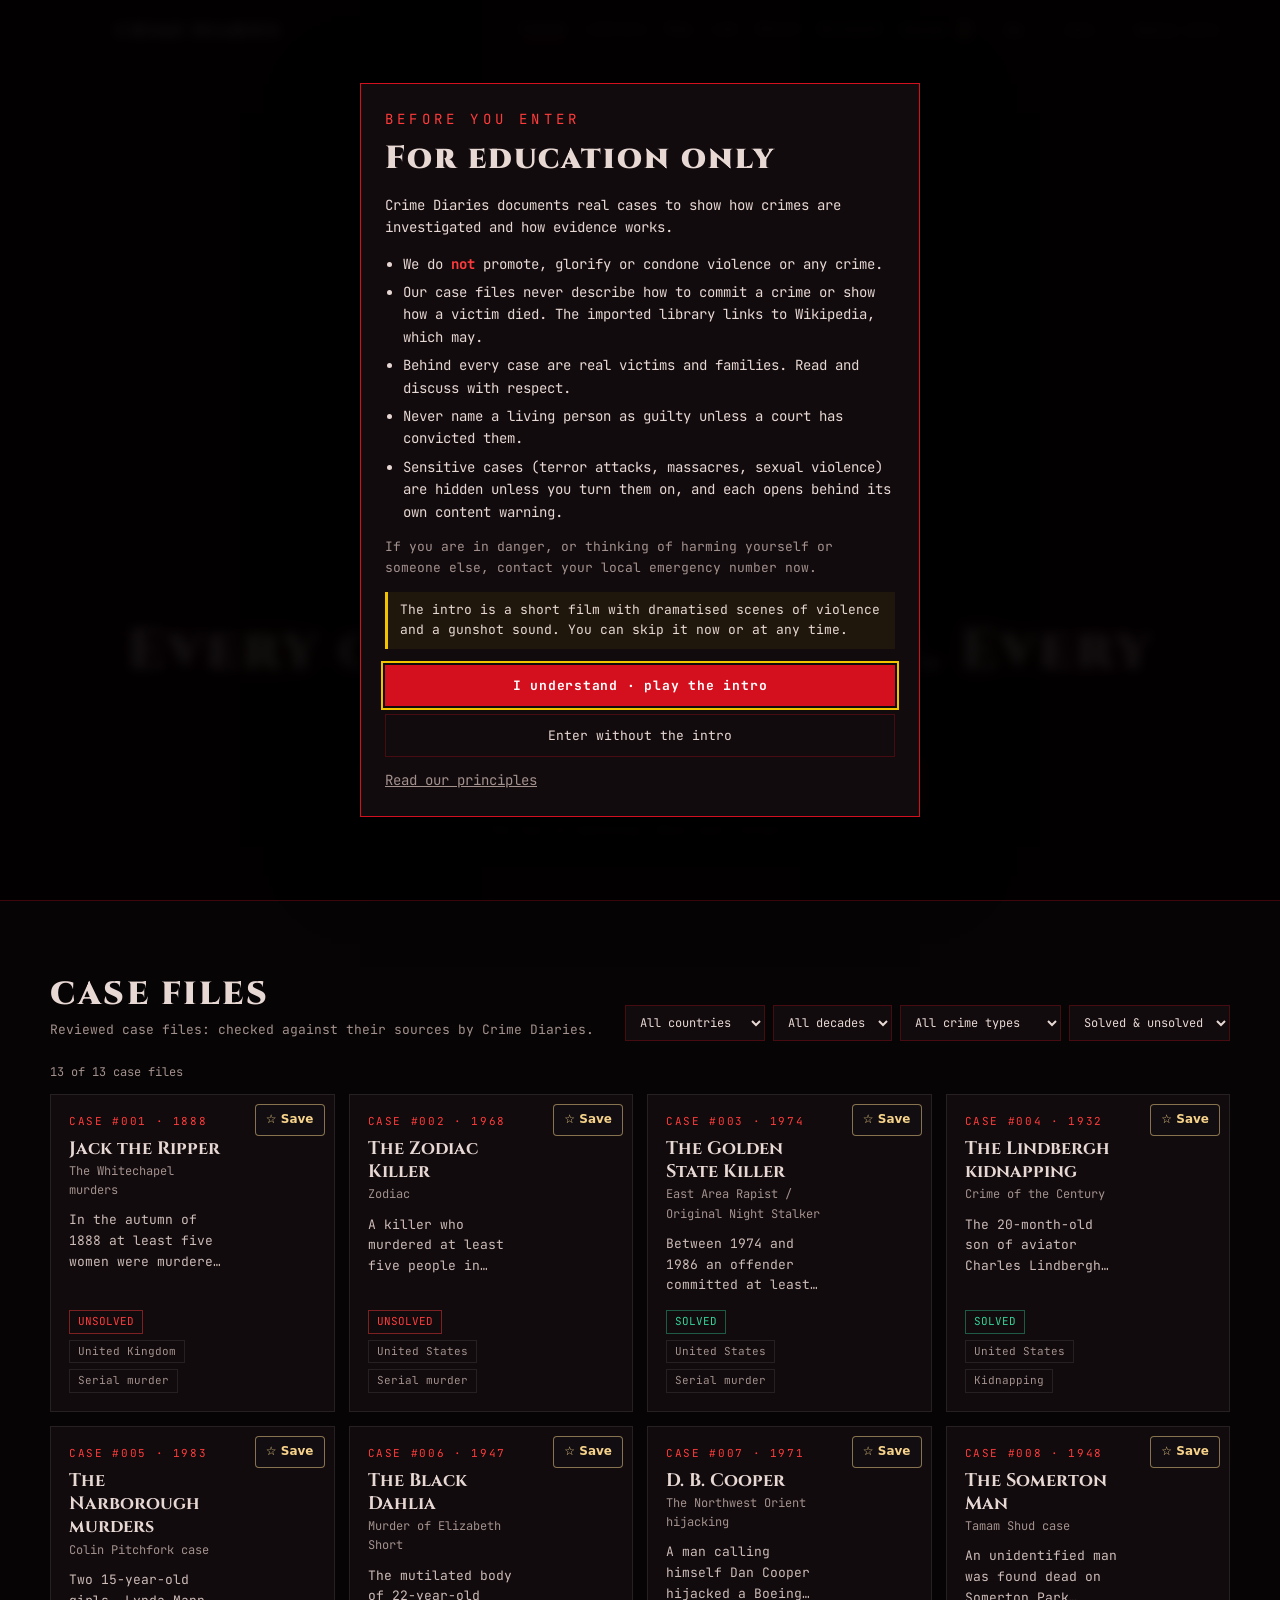
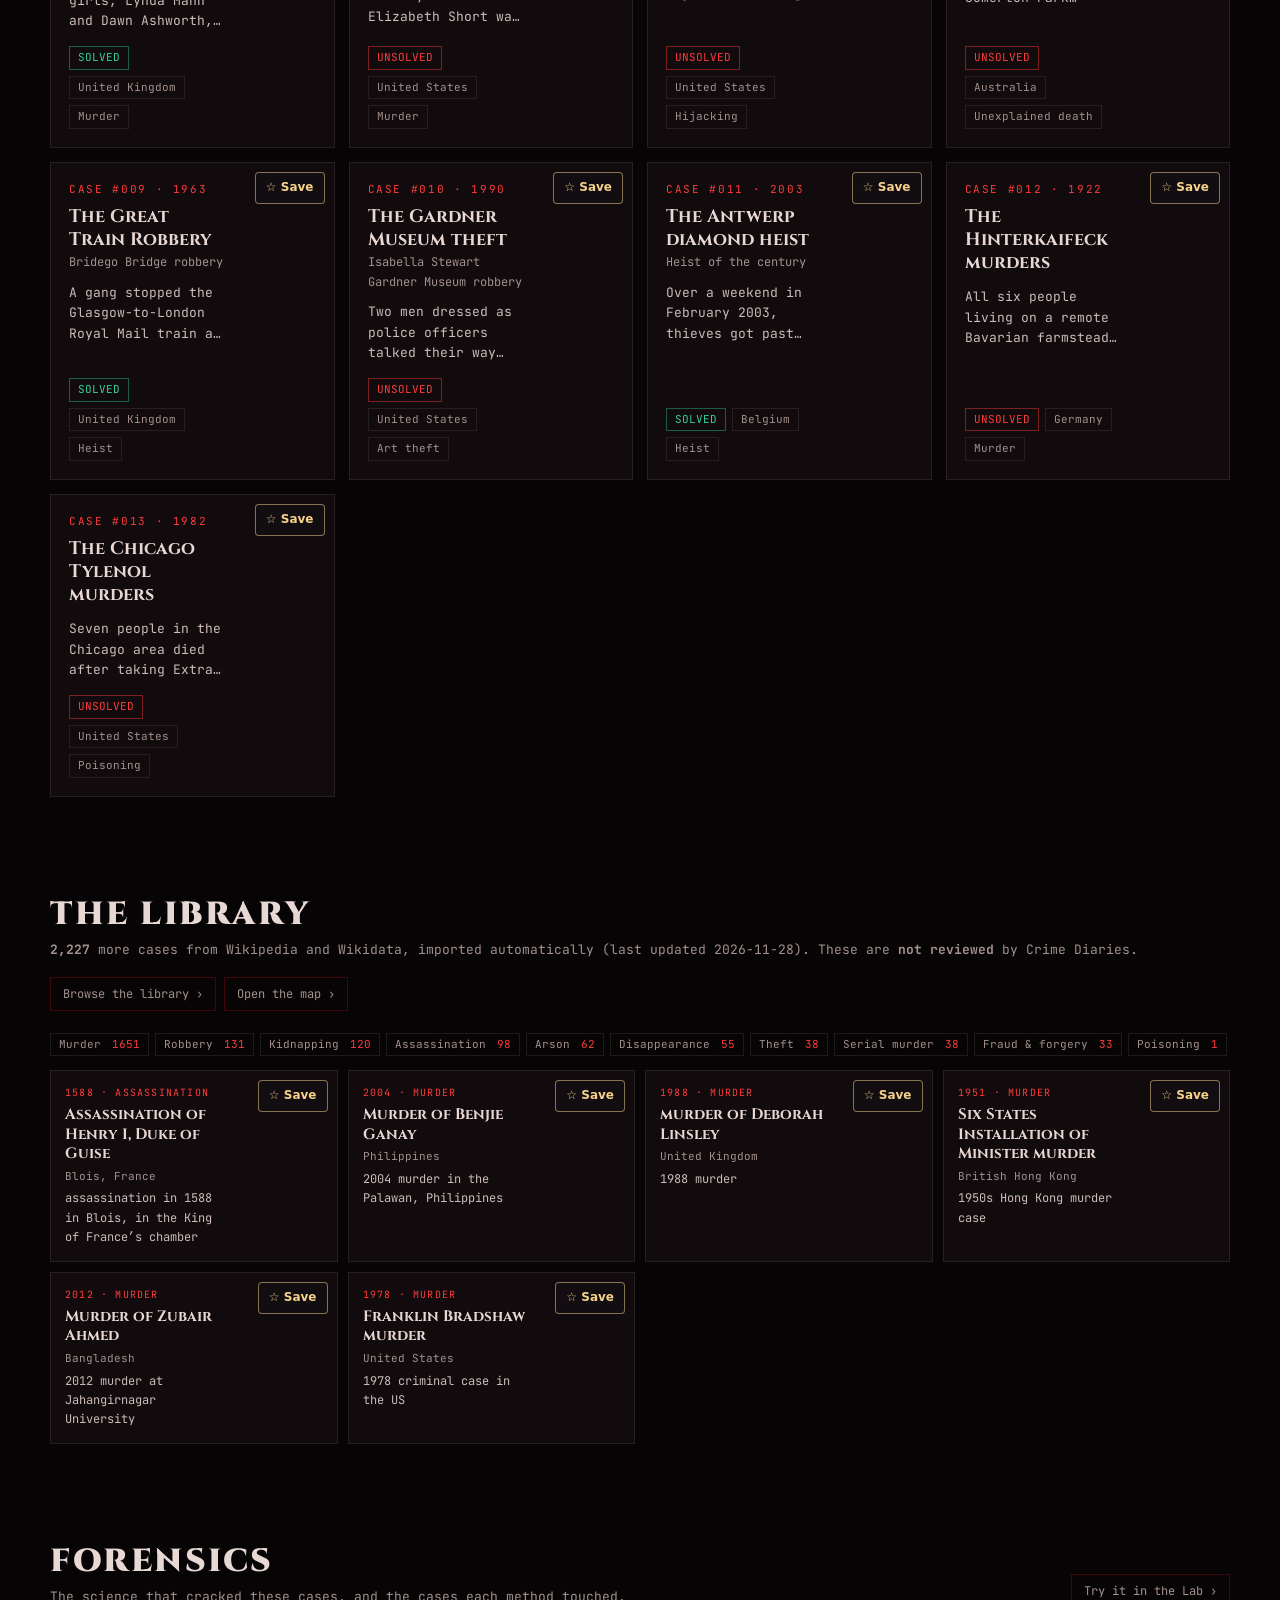
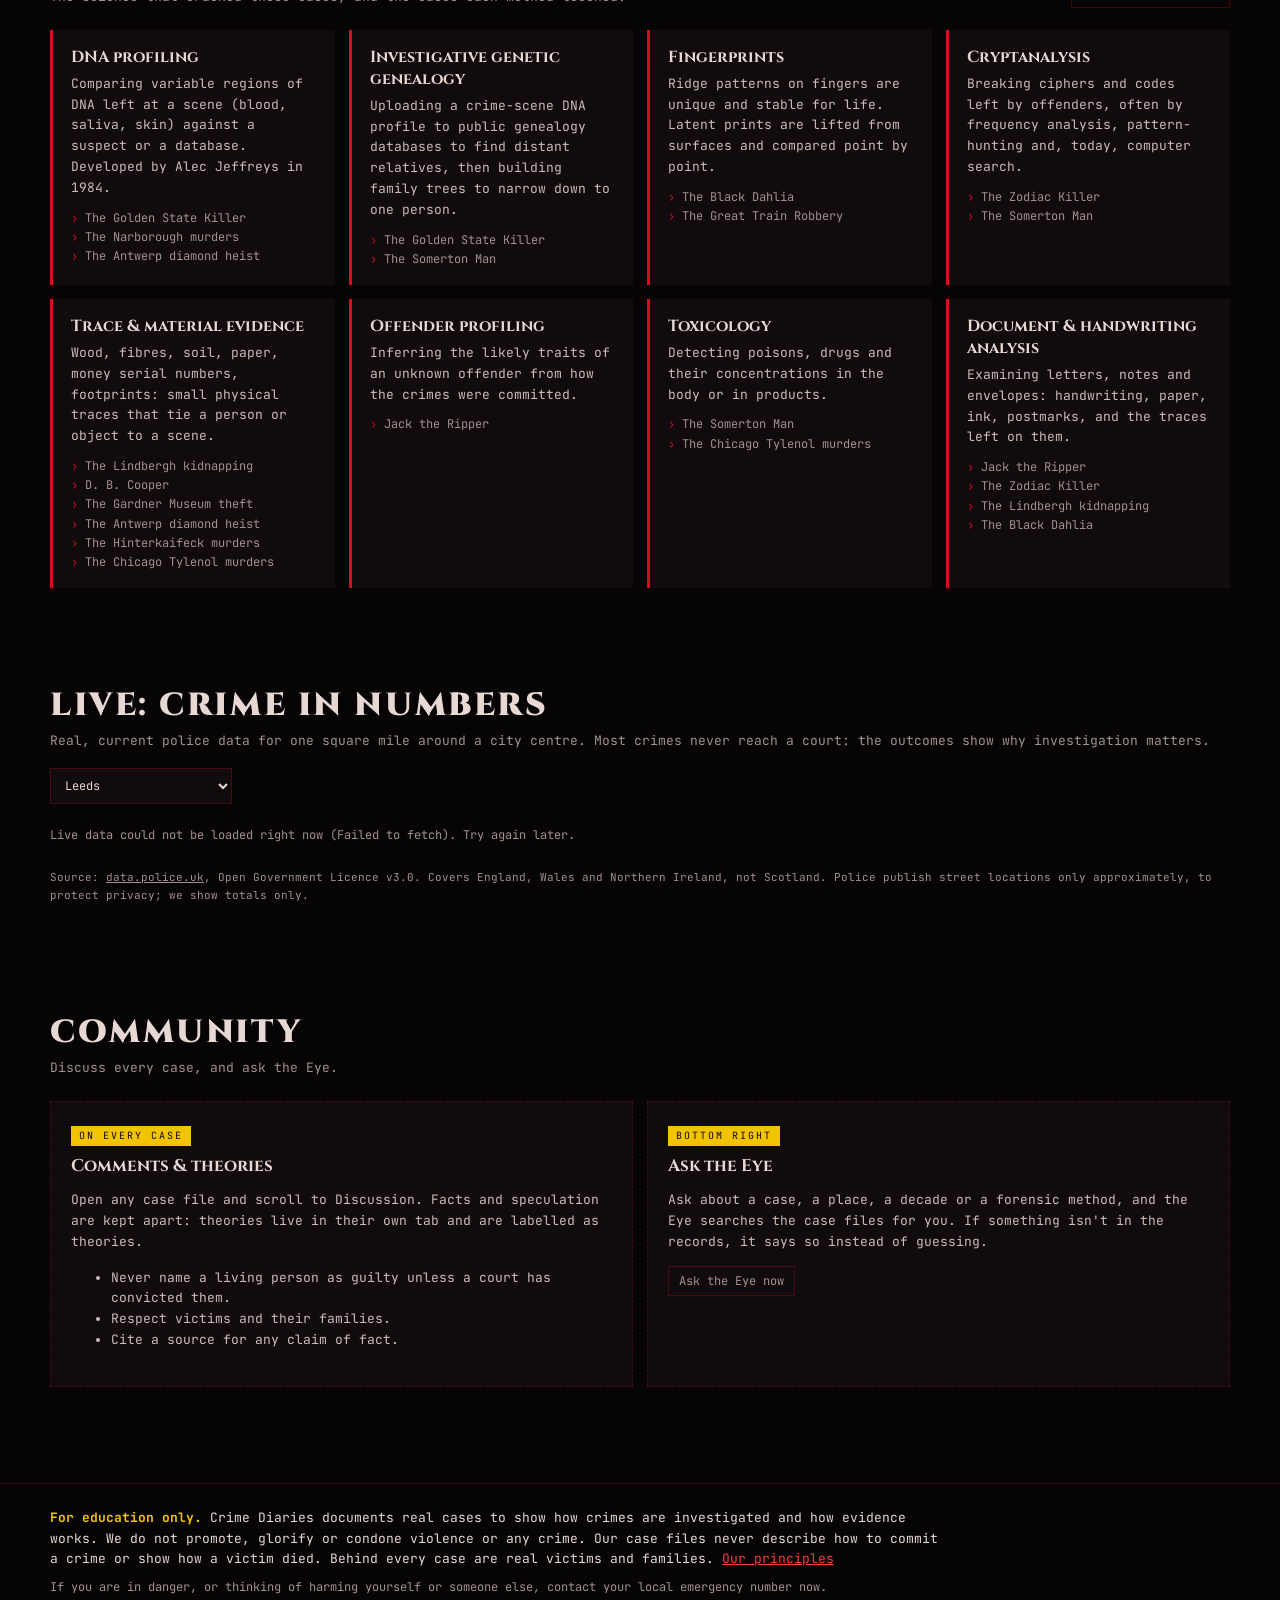
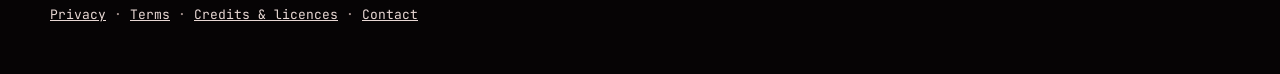
<file: index.html>
<!DOCTYPE html>
<html lang="en">
<head>
<meta charset="utf-8">
<meta name="viewport" content="width=device-width, initial-scale=1, viewport-fit=cover">
<title>Crime Diaries</title>
<meta name="description" content="The open encyclopedia of crime and forensics: famous cases from around the world.">
<link href="css/fonts.css" rel="stylesheet">
<link rel="stylesheet" href="css/site.css">
</head>
<body>
<div id="intro" hidden><canvas id="intro-c"></canvas><div class="crt"></div><div class="intro-ctl"><button id="snd" aria-pressed="false">SOUND OFF</button><button id="skip">SKIP INTRO ›</button></div></div>

<header class="nav"><div class="wrap">
  <a class="brand" href="index.html" aria-label="Crime Diaries home"><canvas id="mini-eye" aria-hidden="true"></canvas>CRIME DIARIES</a>
  <nav aria-label="Main"><a href="index.html#cases" aria-current="page">Cases</a><a href="library.html">Library</a><a href="map.html">Map</a><a href="lab.html">Lab</a><a href="about.html">About</a></nav>
  <button class="ghost" id="calm" aria-pressed="false" title="Turn animation off">Calm</button>
  <button class="ghost" id="replay">Replay intro</button>
</div></header>

<main>
<section class="hero">
  <canvas id="hero-eye" aria-hidden="true"></canvas><div class="crt"></div>
  <div class="hero-copy">
    <p class="kicker">The open encyclopedia of crime &amp; forensics</p>
    <h1>Every crime. Every case. Every secret.</h1>
    <form class="search" id="search" role="search"><input id="q" type="search" placeholder="Search cases, places, forensics…" aria-label="Search cases" autocomplete="off"><button>SEARCH</button></form>
    <p class="eye-line" id="eye-line" aria-live="polite">The Eye is watching. Move your cursor.</p>
  </div>
</section>

<section class="block" id="cases"><div class="wrap">
  <div class="sec-head">
    <div><h2>CASE FILES</h2><p>Reviewed case files: checked against their sources by Crime Diaries.</p></div>
    <div class="filters">
      <select id="f-country" aria-label="Country"></select>
      <select id="f-decade" aria-label="Decade"></select>
      <select id="f-type" aria-label="Crime type"></select>
      <select id="f-status" aria-label="Status"></select>
    </div>
  </div>
  <p class="count" id="count"></p>
  <div class="grid" id="grid"></div>
</div></section>

<section class="block" id="library"><div class="wrap">
  <div class="sec-head"><div><h2>THE LIBRARY</h2><p id="lib-line">More cases from Wikipedia and Wikidata, imported automatically from open data.</p></div>
    <div class="filters"><a class="ghost btn" href="library.html">Browse the library ›</a><a class="ghost btn" href="map.html">Open the map ›</a></div></div>
  <div class="lib-types" id="lib-types"></div>
  <div class="lib-grid" id="lib-pick"></div>
</div></section>

<section class="block" id="forensics"><div class="wrap">
  <div class="sec-head"><div><h2>FORENSICS</h2><p>The science that cracked these cases, and the cases each method touched.</p></div>
    <div class="filters"><a class="ghost btn" href="lab.html">Try it in the Lab ›</a></div></div>
  <div class="fgrid" id="fgrid"></div>
</div></section>

<section class="block" id="live"><div class="wrap">
  <div class="sec-head"><div><h2>LIVE: CRIME IN NUMBERS</h2><p>Real, current police data for one square mile around a city centre. Most crimes never reach a court: the outcomes show why investigation matters.</p></div>
    <div class="filters"><select id="live-city" aria-label="City"></select></div></div>
  <p class="count" id="live-status" aria-live="polite">Live data loads when you scroll here.</p>
  <div class="live-grid"><figure class="bars" id="live-cat"></figure><figure class="bars" id="live-out"></figure></div>
  <p class="src">Source: <a href="https://data.police.uk/" target="_blank" rel="noopener">data.police.uk</a>, Open Government Licence v3.0. Covers England, Wales and Northern Ireland, not Scotland. Police publish street locations only approximately, to protect privacy; we show totals only.</p>
</div></section>

<section class="block" id="community"><div class="wrap">
  <div class="sec-head"><div><h2>COMMUNITY</h2><p>Discuss every case, and ask the Eye.</p></div></div>
  <div class="soon">
    <div><span class="tag">ON EVERY CASE</span><h3>Comments &amp; theories</h3><p>Open any case file and scroll to Discussion. Facts and speculation are kept apart: theories live in their own tab and are labelled as theories.</p>
      <ul><li>Never name a living person as guilty unless a court has convicted them.</li><li>Respect victims and their families.</li><li>Cite a source for any claim of fact.</li></ul></div>
    <div><span class="tag">BOTTOM RIGHT</span><h3>Ask the Eye</h3><p>Ask about a case, a place, a decade or a forensic method, and the Eye searches the case files for you. If something isn't in the records, it says so instead of guessing.</p><p><button class="ghost" onclick="AskEye.open()">Ask the Eye now</button></p></div>
  </div>
</div></section>
</main>

<footer><div class="wrap">
  <p class="disclaimer"><b>For education only.</b> Crime Diaries documents real cases to show how crimes are investigated and how evidence works. We do not promote, glorify or condone violence or any crime. Our case files never describe how to commit a crime or show how a victim died. Behind every case are real victims and families. <a href="about.html">Our principles</a></p>
  <p>If you are in danger, or thinking of harming yourself or someone else, contact your local emergency number now.</p>
</div></footer>

<script src="data/cases.js"></script>
<script src="data/library.js"></script>
<script src="js/eye.js"></script>
<script src="js/config.js"></script>
<script src="js/chrome.js"></script>
<script src="js/auth.js"></script>
<script src="js/translate.js"></script>
<script src="js/intro.js"></script>
<script src="js/site.js"></script>
<script src="js/ask.js"></script>
<script src="js/live.js"></script>
<script src="js/favorites.js"></script>
</body>
</html>
</file>
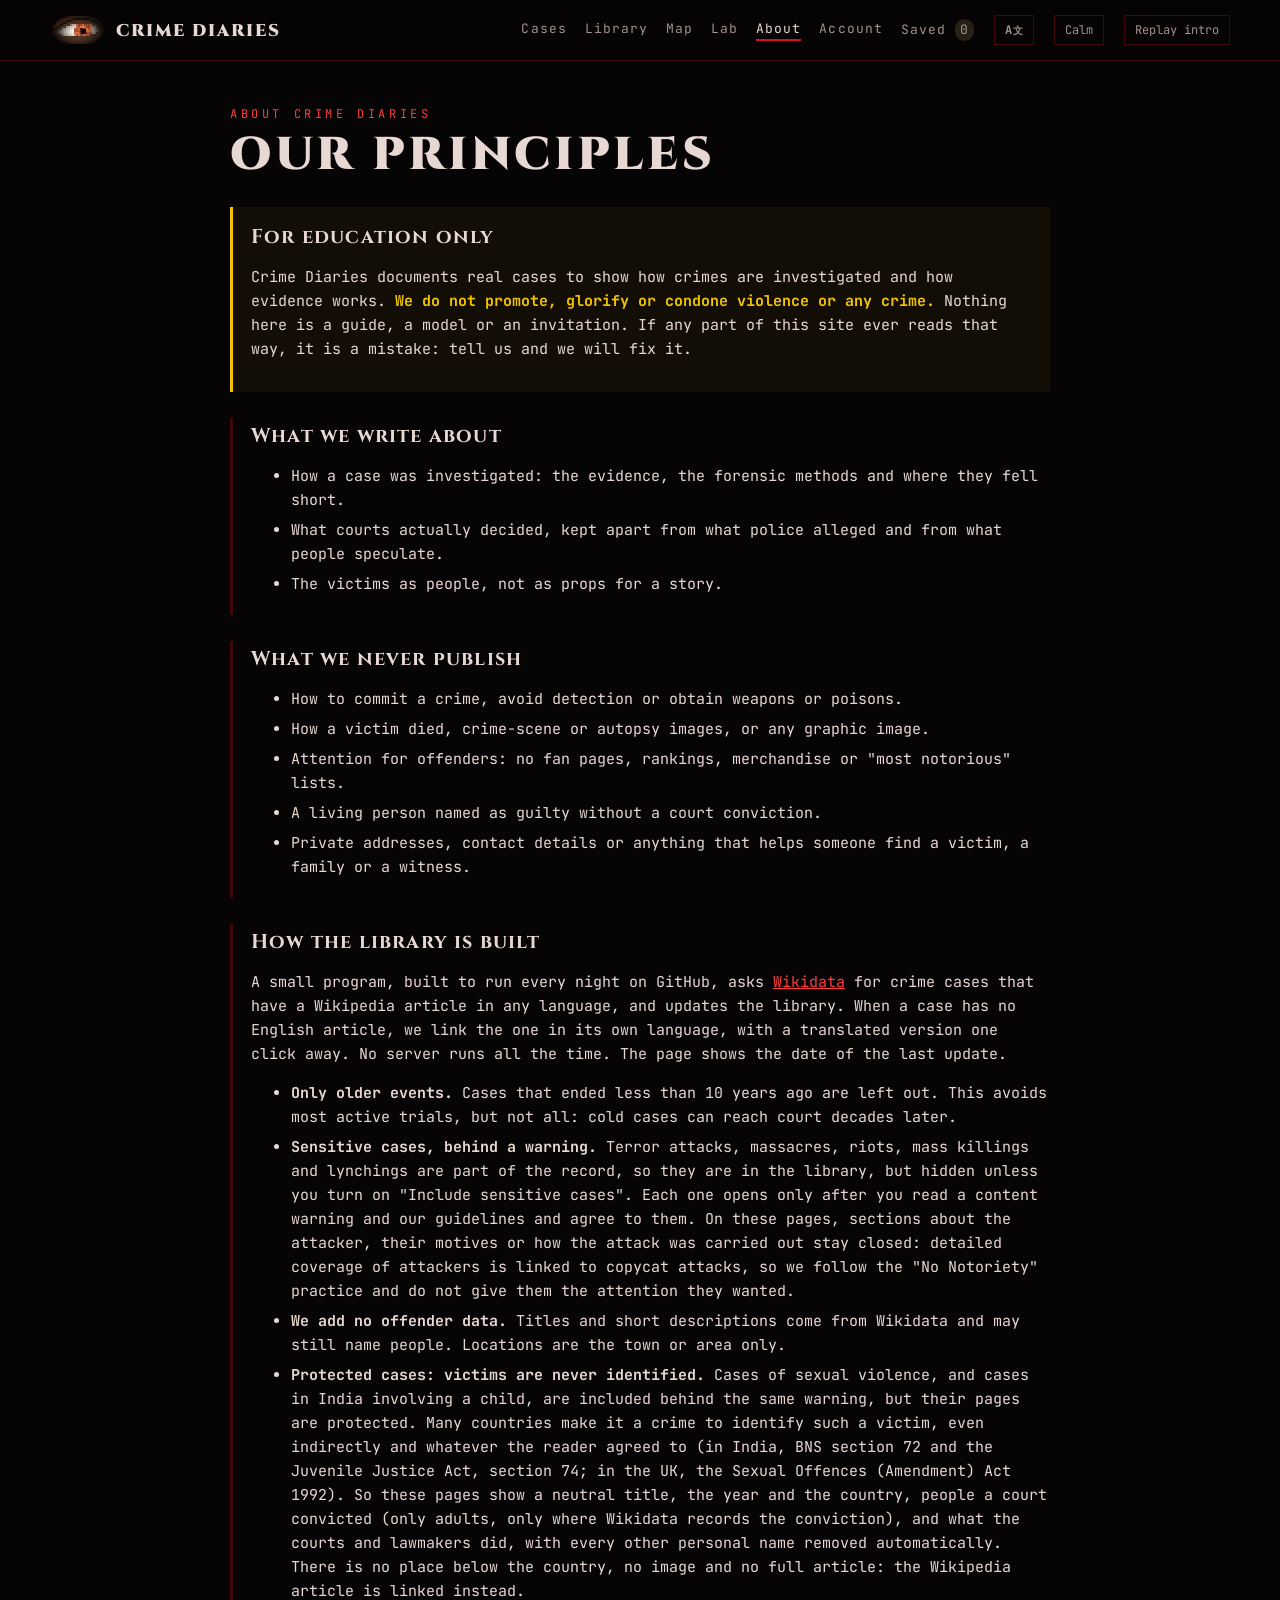
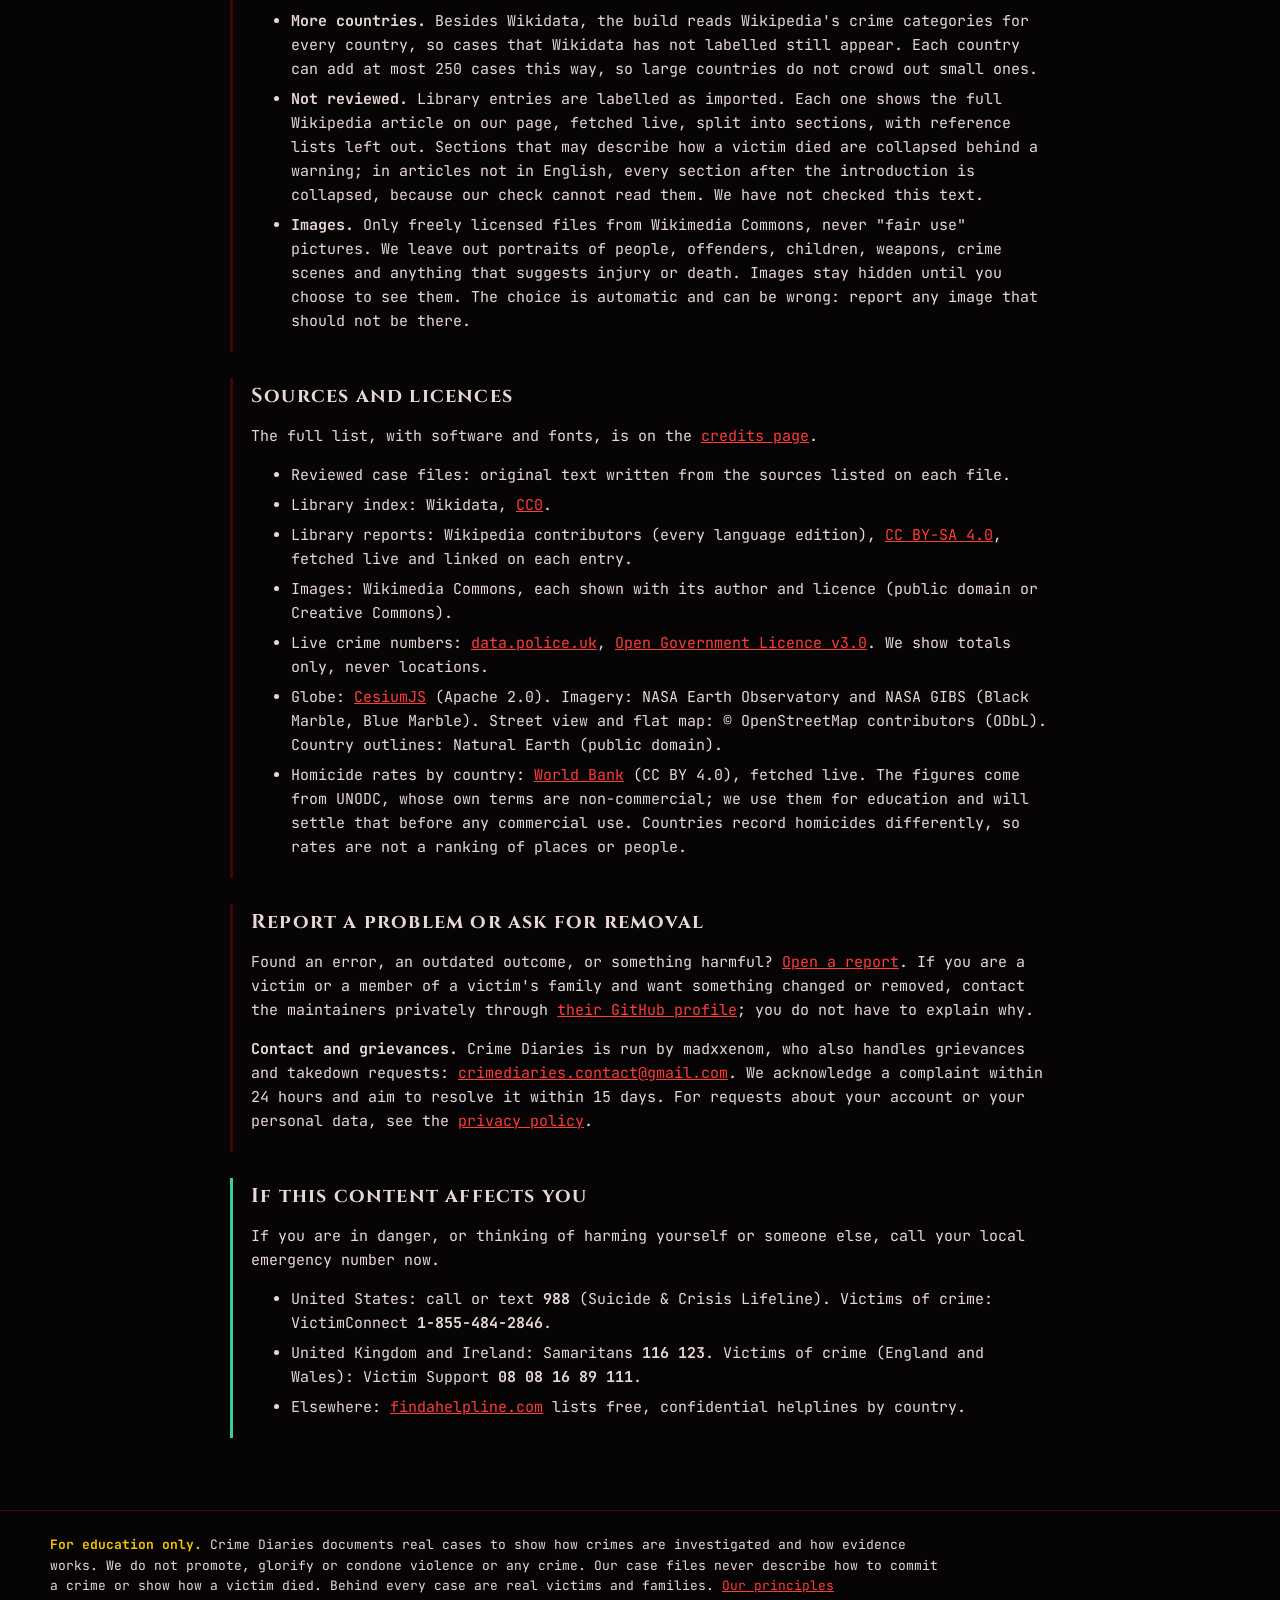
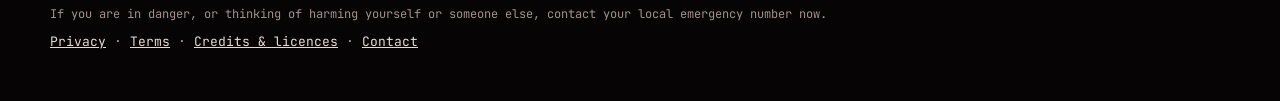
<file: about.html>
<!DOCTYPE html>
<html lang="en">
<head>
<meta charset="utf-8">
<meta name="viewport" content="width=device-width, initial-scale=1, viewport-fit=cover">
<title>Our principles · Crime Diaries</title>
<meta name="description" content="Why Crime Diaries exists, what we publish, what we never publish, and where our data comes from.">
<link href="css/fonts.css" rel="stylesheet">
<link rel="stylesheet" href="css/site.css">
</head>
<body>
<header class="nav"><div class="wrap">
  <a class="brand" href="index.html" aria-label="Crime Diaries home"><canvas id="mini-eye" aria-hidden="true"></canvas>CRIME DIARIES</a>
  <nav aria-label="Main"><a href="index.html#cases">Cases</a><a href="library.html">Library</a><a href="map.html">Map</a><a href="lab.html">Lab</a><a href="about.html" aria-current="page">About</a></nav>
  <button class="ghost" id="calm" aria-pressed="false" title="Turn animation off">Calm</button>
  <button class="ghost" id="replay">Replay intro</button>
</div></header>

<main class="wrap page about">
  <p class="kicker">About Crime Diaries</p>
  <h1 class="page-h">OUR PRINCIPLES</h1>

  <section class="principle big" id="disclaimer">
    <h2>For education only</h2>
    <p>Crime Diaries documents real cases to show how crimes are investigated and how evidence works. <b>We do not promote, glorify or condone violence or any crime.</b> Nothing here is a guide, a model or an invitation. If any part of this site ever reads that way, it is a mistake: tell us and we will fix it.</p>
  </section>

  <section class="principle">
    <h2>What we write about</h2>
    <ul>
      <li>How a case was investigated: the evidence, the forensic methods and where they fell short.</li>
      <li>What courts actually decided, kept apart from what police alleged and from what people speculate.</li>
      <li>The victims as people, not as props for a story.</li>
    </ul>
  </section>

  <section class="principle">
    <h2>What we never publish</h2>
    <ul>
      <li>How to commit a crime, avoid detection or obtain weapons or poisons.</li>
      <li>How a victim died, crime-scene or autopsy images, or any graphic image.</li>
      <li>Attention for offenders: no fan pages, rankings, merchandise or "most notorious" lists.</li>
      <li>A living person named as guilty without a court conviction.</li>
      <li>Private addresses, contact details or anything that helps someone find a victim, a family or a witness.</li>
    </ul>
  </section>

  <section class="principle" id="library">
    <h2>How the library is built</h2>
    <p>A small program, built to run every night on GitHub, asks <a href="https://www.wikidata.org/" target="_blank" rel="noopener">Wikidata</a> for crime cases that have a Wikipedia article in any language, and updates the library. When a case has no English article, we link the one in its own language, with a translated version one click away. No server runs all the time. The page shows the date of the last update.</p>
    <ul>
      <li><b>Only older events.</b> Cases that ended less than 10 years ago are left out. This avoids most active trials, but not all: cold cases can reach court decades later.</li>
      <li><b>Sensitive cases, behind a warning.</b> Terror attacks, massacres, riots, mass killings and lynchings are part of the record, so they are in the library, but hidden unless you turn on "Include sensitive cases". Each one opens only after you read a content warning and our guidelines and agree to them. On these pages, sections about the attacker, their motives or how the attack was carried out stay closed: detailed coverage of attackers is linked to copycat attacks, so we follow the "No Notoriety" practice and do not give them the attention they wanted.</li>
      <li><b>We add no offender data.</b> Titles and short descriptions come from Wikidata and may still name people. Locations are the town or area only.</li>
      <li><b>Protected cases: victims are never identified.</b> Cases of sexual violence, and cases in India involving a child, are included behind the same warning, but their pages are protected. Many countries make it a crime to identify such a victim, even indirectly and whatever the reader agreed to (in India, BNS section 72 and the Juvenile Justice Act, section 74; in the UK, the Sexual Offences (Amendment) Act 1992). So these pages show a neutral title, the year and the country, people a court convicted (only adults, only where Wikidata records the conviction), and what the courts and lawmakers did, with every other personal name removed automatically. There is no place below the country, no image and no full article: the Wikipedia article is linked instead.</li>
      <li><b>More countries.</b> Besides Wikidata, the build reads Wikipedia's crime categories for every country, so cases that Wikidata has not labelled still appear. Each country can add at most 250 cases this way, so large countries do not crowd out small ones.</li>
      <li><b>Not reviewed.</b> Library entries are labelled as imported. Each one shows the full Wikipedia article on our page, fetched live, split into sections, with reference lists left out. Sections that may describe how a victim died are collapsed behind a warning; in articles not in English, every section after the introduction is collapsed, because our check cannot read them. We have not checked this text.</li>
      <li><b>Images.</b> Only freely licensed files from Wikimedia Commons, never "fair use" pictures. We leave out portraits of people, offenders, children, weapons, crime scenes and anything that suggests injury or death. Images stay hidden until you choose to see them. The choice is automatic and can be wrong: report any image that should not be there.</li>
    </ul>
  </section>

  <section class="principle">
    <h2>Sources and licences</h2>
    <p>The full list, with software and fonts, is on the <a href="credits.html">credits page</a>.</p>
    <ul>
      <li>Reviewed case files: original text written from the sources listed on each file.</li>
      <li>Library index: Wikidata, <a href="https://creativecommons.org/publicdomain/zero/1.0/" target="_blank" rel="noopener">CC0</a>.</li>
      <li>Library reports: Wikipedia contributors (every language edition), <a href="https://creativecommons.org/licenses/by-sa/4.0/" target="_blank" rel="noopener">CC BY-SA 4.0</a>, fetched live and linked on each entry.</li>
      <li>Images: Wikimedia Commons, each shown with its author and licence (public domain or Creative Commons).</li>
      <li>Live crime numbers: <a href="https://data.police.uk/" target="_blank" rel="noopener">data.police.uk</a>, <a href="https://www.nationalarchives.gov.uk/doc/open-government-licence/version/3/" target="_blank" rel="noopener">Open Government Licence v3.0</a>. We show totals only, never locations.</li>
      <li>Globe: <a href="https://cesium.com/platform/cesiumjs/" target="_blank" rel="noopener">CesiumJS</a> (Apache 2.0). Imagery: NASA Earth Observatory and NASA GIBS (Black Marble, Blue Marble). Street view and flat map: © OpenStreetMap contributors (ODbL). Country outlines: Natural Earth (public domain).</li>
      <li>Homicide rates by country: <a href="https://data.worldbank.org/indicator/VC.IHR.PSRC.P5" target="_blank" rel="noopener">World Bank</a> (CC BY 4.0), fetched live. The figures come from UNODC, whose own terms are non-commercial; we use them for education and will settle that before any commercial use. Countries record homicides differently, so rates are not a ranking of places or people.</li>
    </ul>
  </section>

  <section class="principle" id="contact">
    <h2>Report a problem or ask for removal</h2>
    <p>Found an error, an outdated outcome, or something harmful? <a href="https://github.com/preetsaini2004/crime-diaries/issues/new" target="_blank" rel="noopener">Open a report</a>. If you are a victim or a member of a victim's family and want something changed or removed, contact the maintainers privately through <a href="https://github.com/preetsaini2004" target="_blank" rel="noopener">their GitHub profile</a>; you do not have to explain why.</p>
    <p><b>Contact and grievances.</b> Crime Diaries is run by <span class="cd-operator">madxxenom</span>, who also handles grievances and takedown requests: <a class="cd-email" href="#">the contact address</a>. We acknowledge a complaint within 24 hours and aim to resolve it within 15 days. For requests about your account or your personal data, see the <a href="privacy.html">privacy policy</a>.</p>
  </section>

  <section class="principle help" id="help">
    <h2>If this content affects you</h2>
    <p>If you are in danger, or thinking of harming yourself or someone else, call your local emergency number now.</p>
    <ul>
      <li>United States: call or text <b>988</b> (Suicide &amp; Crisis Lifeline). Victims of crime: VictimConnect <b>1-855-484-2846</b>.</li>
      <li>United Kingdom and Ireland: Samaritans <b>116 123</b>. Victims of crime (England and Wales): Victim Support <b>08 08 16 89 111</b>.</li>
      <li>Elsewhere: <a href="https://findahelpline.com/" target="_blank" rel="noopener">findahelpline.com</a> lists free, confidential helplines by country.</li>
    </ul>
  </section>
</main>

<footer><div class="wrap">
  <p class="disclaimer"><b>For education only.</b> Crime Diaries documents real cases to show how crimes are investigated and how evidence works. We do not promote, glorify or condone violence or any crime. Our case files never describe how to commit a crime or show how a victim died. Behind every case are real victims and families. <a href="about.html">Our principles</a></p>
  <p>If you are in danger, or thinking of harming yourself or someone else, contact your local emergency number now.</p>
</div></footer>

<script src="js/eye.js"></script>
<script src="js/config.js"></script>
<script src="js/chrome.js"></script>
<script src="js/auth.js"></script>
<script src="js/translate.js"></script>
<script src="js/favorites.js"></script>
</body>
</html>
</file>
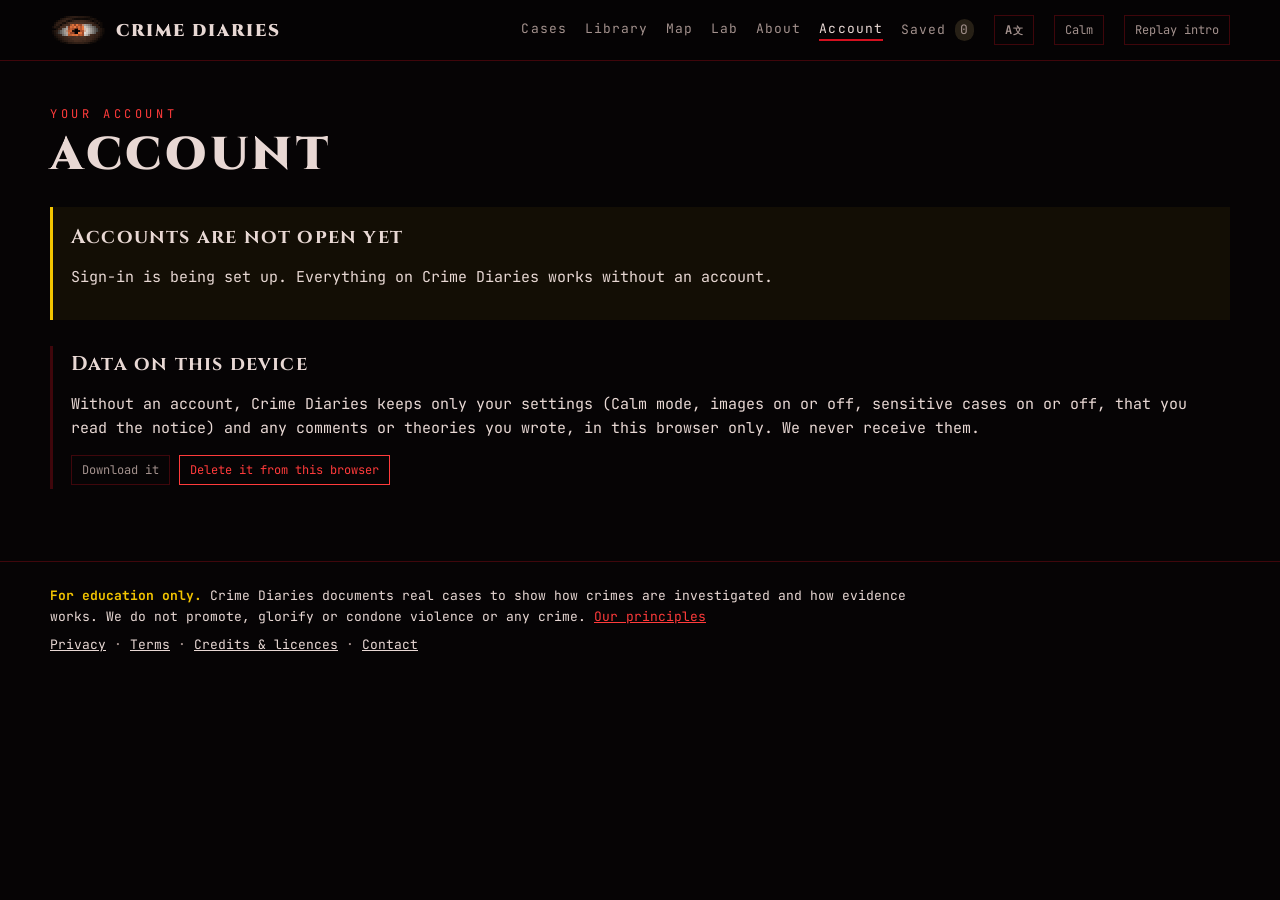
<file: account.html>
<!DOCTYPE html>
<html lang="en">
<head>
<meta charset="utf-8">
<meta name="viewport" content="width=device-width, initial-scale=1, viewport-fit=cover">
<title>Your account · Crime Diaries</title>
<meta name="description" content="Sign in to Crime Diaries, or manage, download or delete your account.">
<meta name="robots" content="noindex">
<link href="css/fonts.css" rel="stylesheet">
<link rel="stylesheet" href="css/site.css">
</head>
<body>
<header class="nav"><div class="wrap">
  <a class="brand" href="index.html" aria-label="Crime Diaries home"><canvas id="mini-eye" aria-hidden="true"></canvas>CRIME DIARIES</a>
  <nav aria-label="Main"><a href="index.html#cases">Cases</a><a href="library.html">Library</a><a href="map.html">Map</a><a href="lab.html">Lab</a><a href="about.html">About</a></nav>
  <button class="ghost" id="calm" aria-pressed="false" title="Turn animation off">Calm</button>
  <button class="ghost" id="replay">Replay intro</button>
</div></header>

<main class="wrap page acct">
  <p class="kicker">Your account</p>
  <h1 class="page-h">ACCOUNT</h1>
  <div id="acct" aria-live="polite"><p class="src">Loading…</p></div>
  <noscript><p>Accounts need JavaScript.</p></noscript>
</main>

<footer><div class="wrap">
  <p class="disclaimer"><b>For education only.</b> Crime Diaries documents real cases to show how crimes are investigated and how evidence works. We do not promote, glorify or condone violence or any crime. <a href="about.html">Our principles</a></p>
</div></footer>

<script src="js/config.js"></script>
<script src="js/eye.js"></script>
<script src="js/chrome.js"></script>
<script src="js/translate.js"></script>
<script src="js/auth.js"></script>
<script src="js/account.js"></script>
<script src="js/favorites.js"></script>
</body>
</html>
</file>
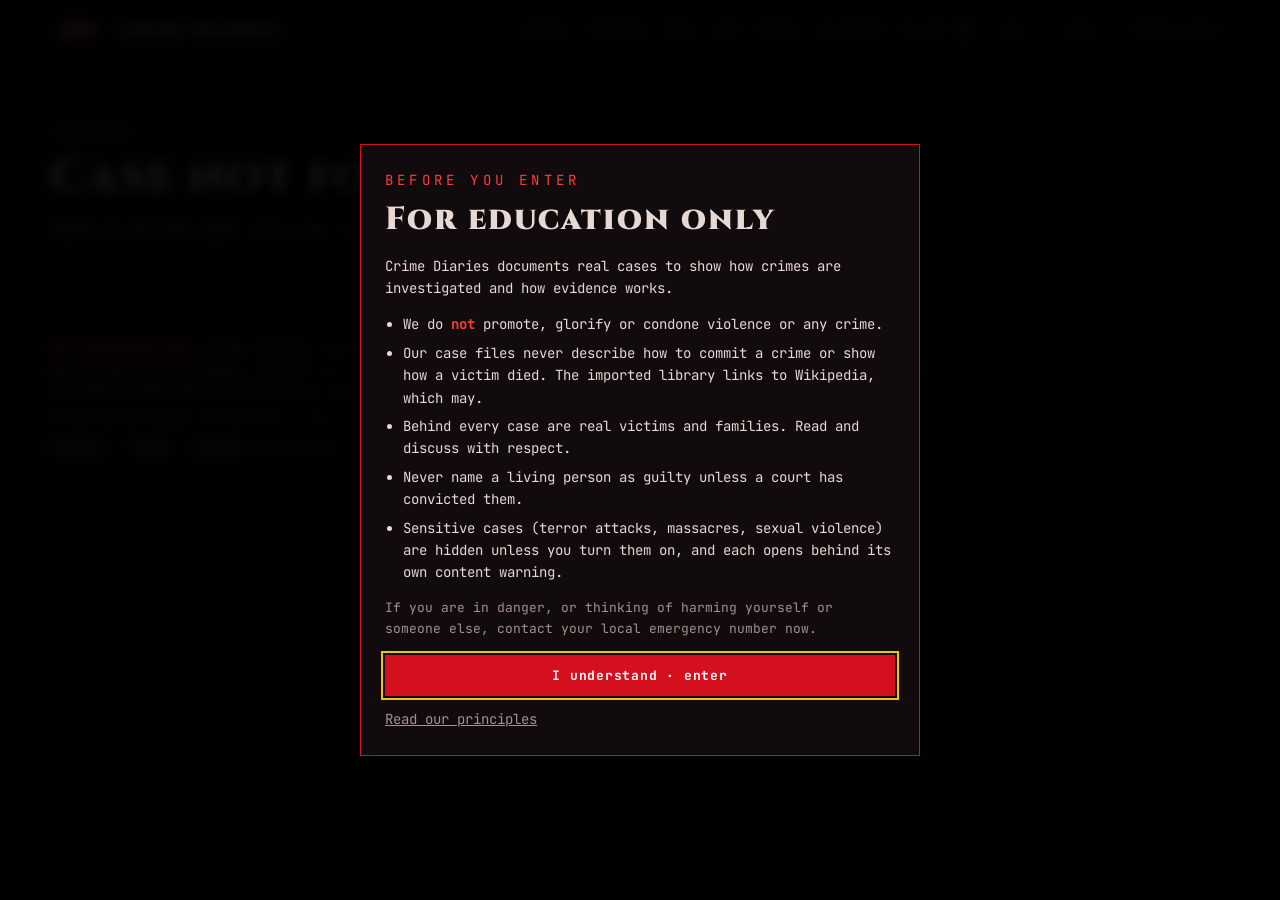
<file: case.html>
<!DOCTYPE html>
<html lang="en">
<head>
<meta charset="utf-8">
<meta name="viewport" content="width=device-width, initial-scale=1, viewport-fit=cover">
<title>Case file · Crime Diaries</title>
<link href="css/fonts.css" rel="stylesheet">
<link rel="stylesheet" href="css/site.css">
</head>
<body>
<header class="nav"><div class="wrap">
  <a class="brand" href="index.html" aria-label="Crime Diaries home"><canvas id="mini-eye" aria-hidden="true"></canvas>CRIME DIARIES</a>
  <nav aria-label="Main"><a href="index.html#cases">Cases</a><a href="library.html">Library</a><a href="map.html">Map</a><a href="lab.html">Lab</a><a href="about.html">About</a></nav>
  <button class="ghost" id="calm" aria-pressed="false" title="Turn animation off">Calm</button>
  <button class="ghost" id="replay">Replay intro</button>
</div></header>

<main class="wrap"><article class="article" id="article"></article></main>

<footer><div class="wrap">
  <p class="disclaimer"><b>For education only.</b> Crime Diaries documents real cases to show how crimes are investigated and how evidence works. We do not promote, glorify or condone violence or any crime. Our case files never describe how to commit a crime or show how a victim died. Behind every case are real victims and families. <a href="about.html">Our principles</a></p>
  <p>If you are in danger, or thinking of harming yourself or someone else, contact your local emergency number now.</p>
</div></footer>

<script src="data/cases.js"></script>
<script src="data/library.js"></script>
<script src="js/eye.js"></script>
<script src="js/config.js"></script>
<script src="js/chrome.js"></script>
<script src="js/auth.js"></script>
<script src="js/translate.js"></script>
<script src="js/report.js"></script>
<script src="js/sensitive.js"></script>
<script src="js/site.js"></script>
<script src="js/posts.js"></script>
<script src="js/discussion.js"></script>
<script src="js/ask.js"></script>
<script src="js/favorites.js"></script>
</body>
</html>
</file>
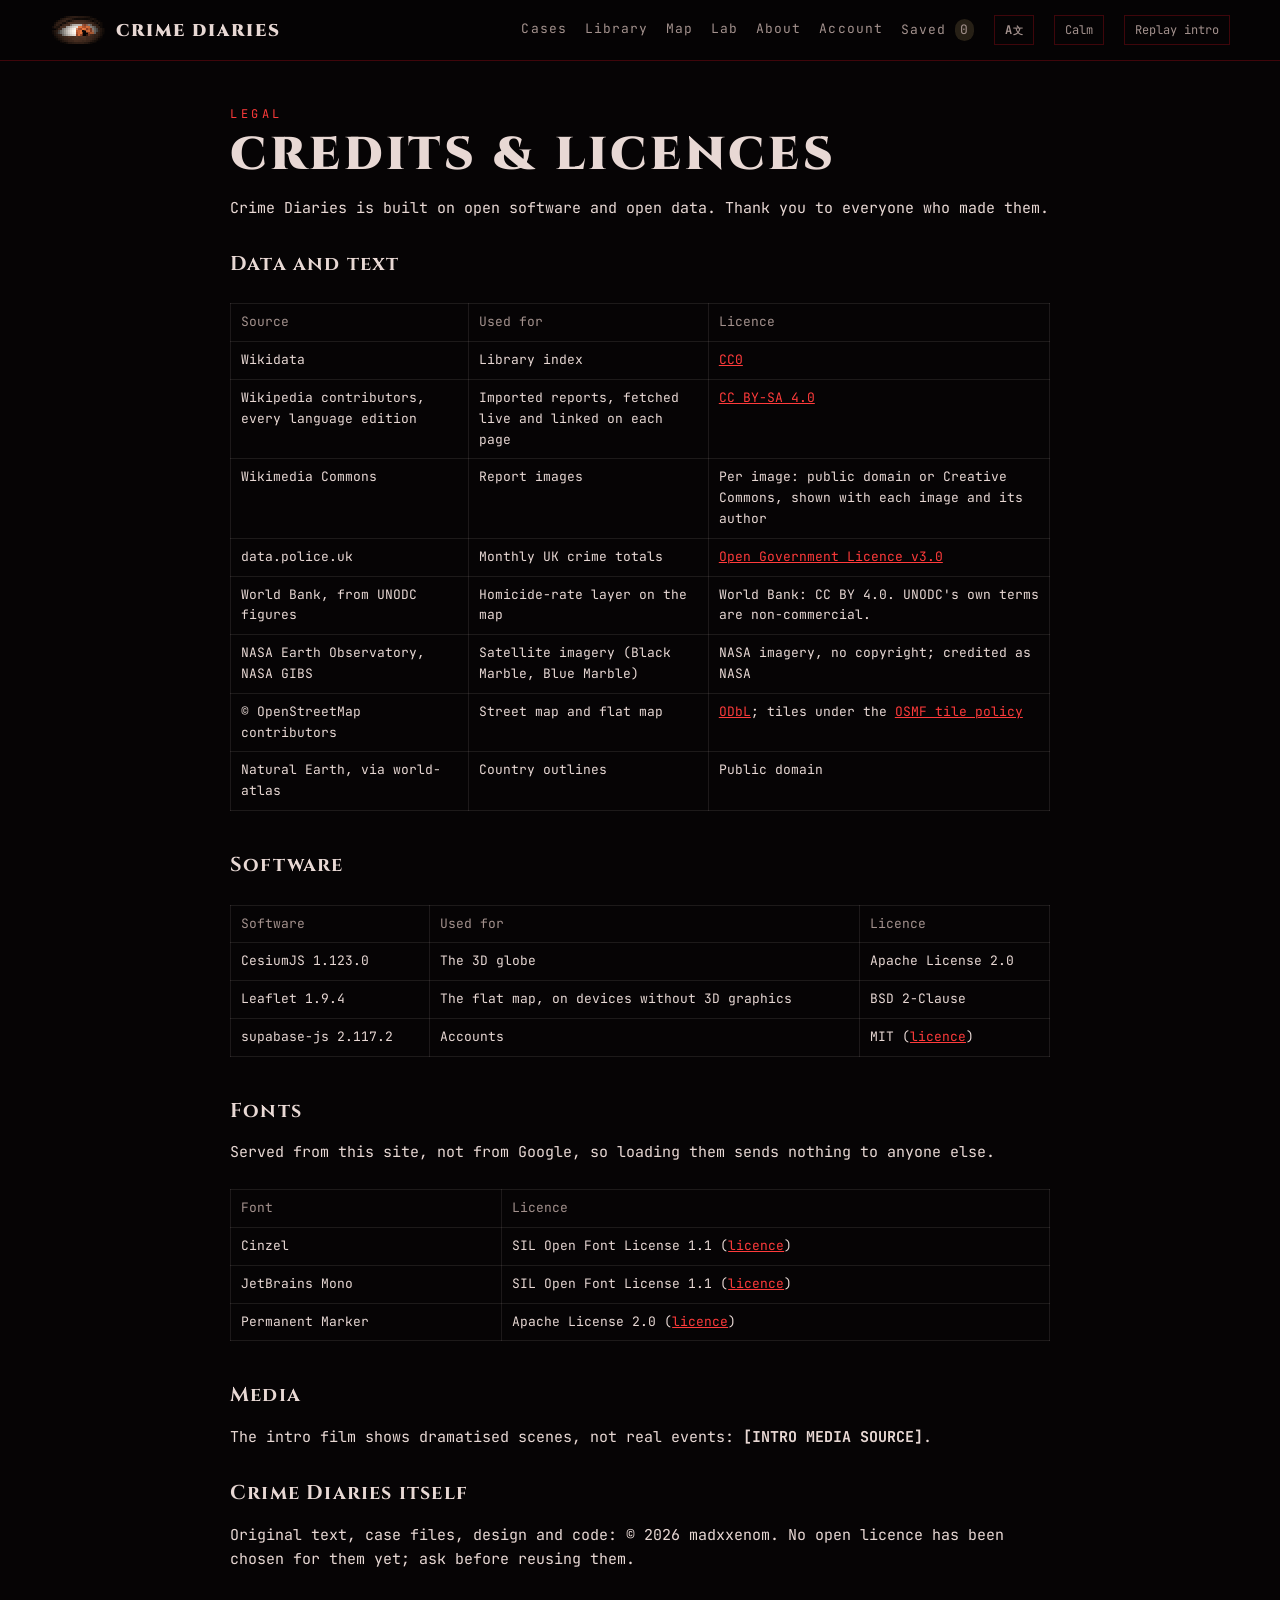
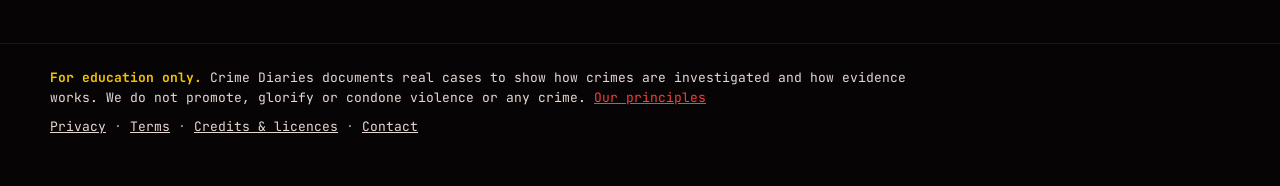
<file: credits.html>
<!DOCTYPE html>
<html lang="en">
<head>
<meta charset="utf-8">
<meta name="viewport" content="width=device-width, initial-scale=1, viewport-fit=cover">
<title>Credits and licences · Crime Diaries</title>
<meta name="description" content="The software, fonts, data and media Crime Diaries uses, and their licences.">
<link href="css/fonts.css" rel="stylesheet">
<link rel="stylesheet" href="css/site.css">
</head>
<body>
<header class="nav"><div class="wrap">
  <a class="brand" href="index.html" aria-label="Crime Diaries home"><canvas id="mini-eye" aria-hidden="true"></canvas>CRIME DIARIES</a>
  <nav aria-label="Main"><a href="index.html#cases">Cases</a><a href="library.html">Library</a><a href="map.html">Map</a><a href="lab.html">Lab</a><a href="about.html">About</a></nav>
  <button class="ghost" id="calm" aria-pressed="false" title="Turn animation off">Calm</button>
  <button class="ghost" id="replay">Replay intro</button>
</div></header>

<main class="wrap page about legal">
  <p class="kicker">Legal</p>
  <h1 class="page-h">CREDITS &amp; LICENCES</h1>
  <p>Crime Diaries is built on open software and open data. Thank you to everyone who made them.</p>

  <h2>Data and text</h2>
  <div class="tw"><table>
    <tr><th>Source</th><th>Used for</th><th>Licence</th></tr>
    <tr><td>Wikidata</td><td>Library index</td><td><a href="https://creativecommons.org/publicdomain/zero/1.0/" target="_blank" rel="noopener">CC0</a></td></tr>
    <tr><td>Wikipedia contributors, every language edition</td><td>Imported reports, fetched live and linked on each page</td><td><a href="https://creativecommons.org/licenses/by-sa/4.0/" target="_blank" rel="noopener">CC BY-SA 4.0</a></td></tr>
    <tr><td>Wikimedia Commons</td><td>Report images</td><td>Per image: public domain or Creative Commons, shown with each image and its author</td></tr>
    <tr><td>data.police.uk</td><td>Monthly UK crime totals</td><td><a href="https://www.nationalarchives.gov.uk/doc/open-government-licence/version/3/" target="_blank" rel="noopener">Open Government Licence v3.0</a></td></tr>
    <tr><td>World Bank, from UNODC figures</td><td>Homicide-rate layer on the map</td><td>World Bank: CC BY 4.0. UNODC's own terms are non-commercial.</td></tr>
    <tr><td>NASA Earth Observatory, NASA GIBS</td><td>Satellite imagery (Black Marble, Blue Marble)</td><td>NASA imagery, no copyright; credited as NASA</td></tr>
    <tr><td>© OpenStreetMap contributors</td><td>Street map and flat map</td><td><a href="https://opendatacommons.org/licenses/odbl/" target="_blank" rel="noopener">ODbL</a>; tiles under the <a href="https://operations.osmfoundation.org/policies/tiles/" target="_blank" rel="noopener">OSMF tile policy</a></td></tr>
    <tr><td>Natural Earth, via world-atlas</td><td>Country outlines</td><td>Public domain</td></tr>
  </table></div>

  <h2>Software</h2>
  <div class="tw"><table>
    <tr><th>Software</th><th>Used for</th><th>Licence</th></tr>
    <tr><td>CesiumJS 1.123.0</td><td>The 3D globe</td><td>Apache License 2.0</td></tr>
    <tr><td>Leaflet 1.9.4</td><td>The flat map, on devices without 3D graphics</td><td>BSD 2-Clause</td></tr>
    <tr><td>supabase-js 2.117.2</td><td>Accounts</td><td>MIT (<a href="vendor/supabase-LICENSE.txt">licence</a>)</td></tr>
  </table></div>

  <h2>Fonts</h2>
  <p>Served from this site, not from Google, so loading them sends nothing to anyone else.</p>
  <div class="tw"><table>
    <tr><th>Font</th><th>Licence</th></tr>
    <tr><td>Cinzel</td><td>SIL Open Font License 1.1 (<a href="fonts/OFL-Cinzel.txt">licence</a>)</td></tr>
    <tr><td>JetBrains Mono</td><td>SIL Open Font License 1.1 (<a href="fonts/OFL-JetBrainsMono.txt">licence</a>)</td></tr>
    <tr><td>Permanent Marker</td><td>Apache License 2.0 (<a href="fonts/LICENSE-PermanentMarker.txt">licence</a>)</td></tr>
  </table></div>

  <h2>Media</h2>
  <p>The intro film shows dramatised scenes, not real events: <b>[INTRO MEDIA SOURCE]</b>.</p>

  <h2>Crime Diaries itself</h2>
  <p>Original text, case files, design and code: © 2026 madxxenom. No open licence has been chosen for them yet; ask before reusing them.</p>
</main>

<footer><div class="wrap">
  <p class="disclaimer"><b>For education only.</b> Crime Diaries documents real cases to show how crimes are investigated and how evidence works. We do not promote, glorify or condone violence or any crime. <a href="about.html">Our principles</a></p>
</div></footer>

<script src="js/config.js"></script>
<script src="js/eye.js"></script>
<script src="js/chrome.js"></script>
<script src="js/auth.js"></script>
<script src="js/translate.js"></script>
<script src="js/favorites.js"></script>
</body>
</html>
</file>
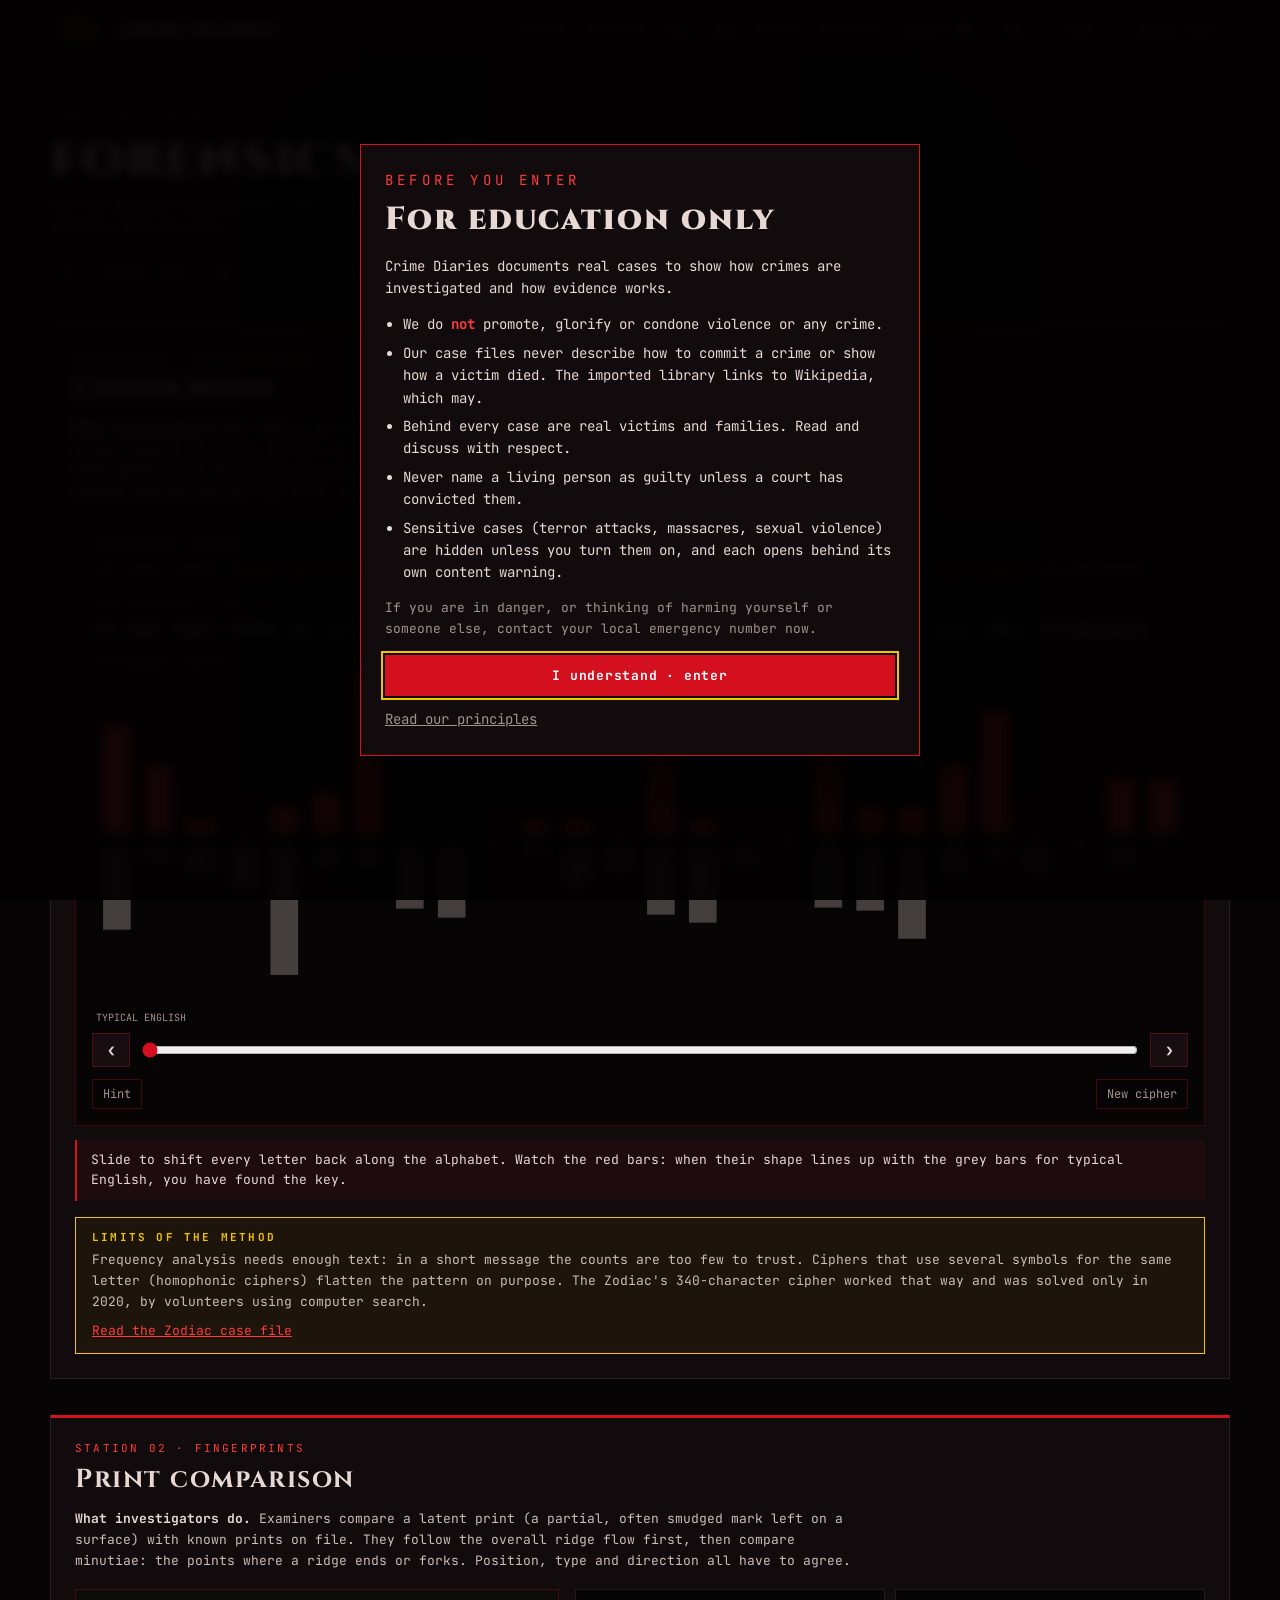
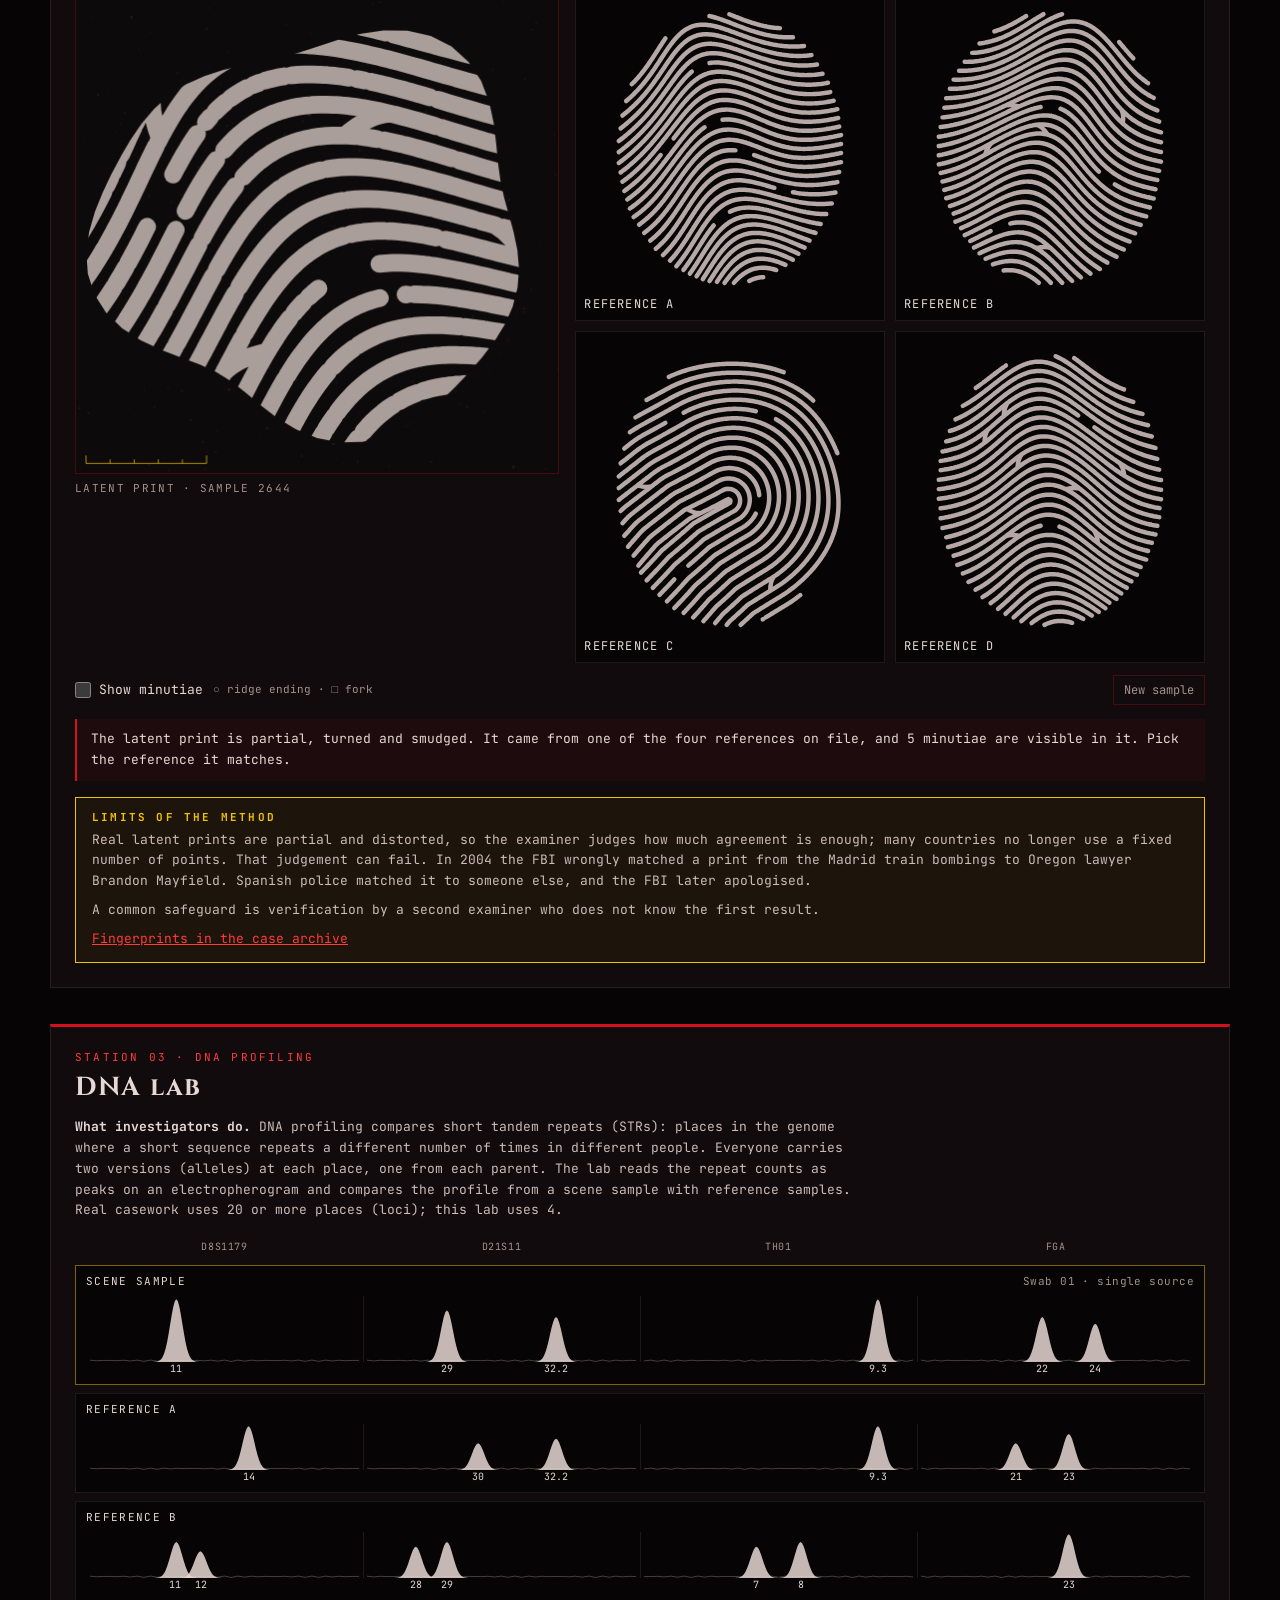
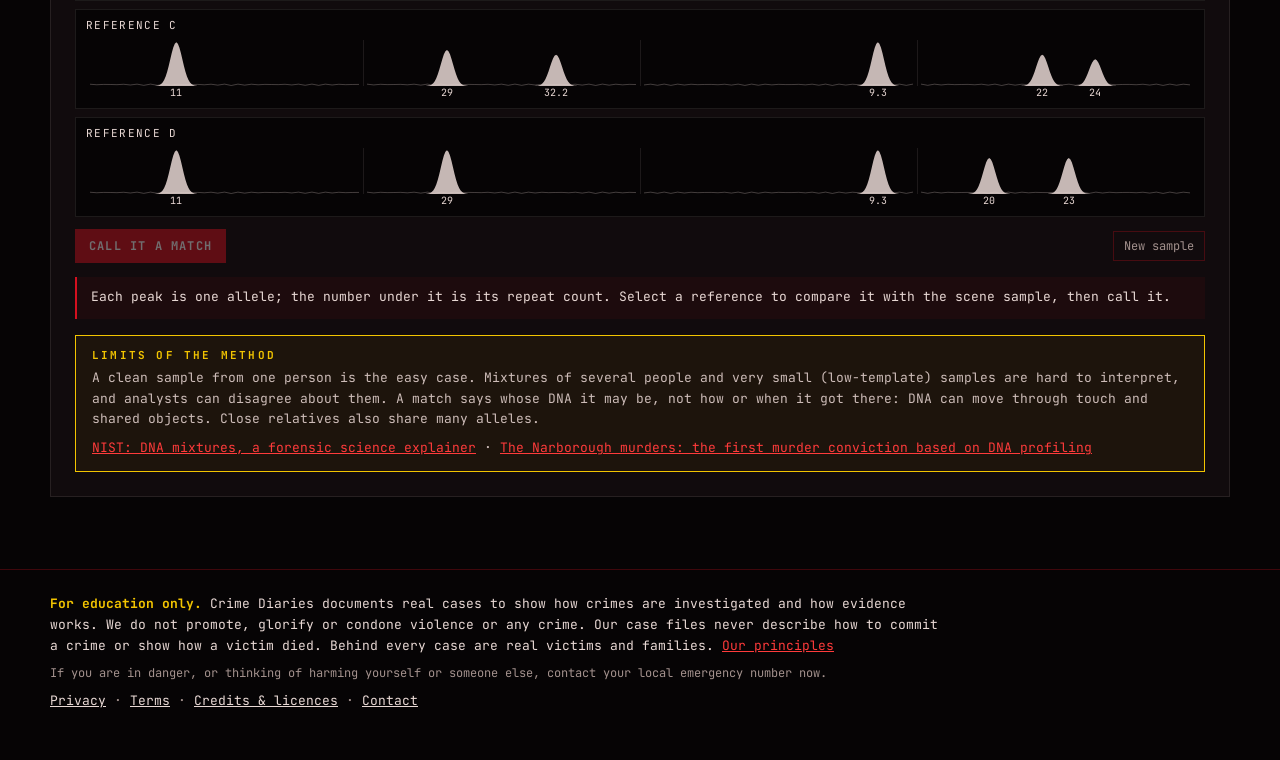
<file: lab.html>
<!DOCTYPE html>
<html lang="en">
<head>
<meta charset="utf-8">
<meta name="viewport" content="width=device-width, initial-scale=1, viewport-fit=cover">
<title>Forensics Lab · Crime Diaries</title>
<meta name="description" content="Try the methods investigators use: break a cipher, compare fingerprints and read a DNA profile. Every sample is invented.">
<link href="css/fonts.css" rel="stylesheet">
<link rel="stylesheet" href="css/site.css">
<link rel="stylesheet" href="css/lab.css">
</head>
<body>
<header class="nav"><div class="wrap">
  <a class="brand" href="index.html" aria-label="Crime Diaries home"><canvas id="mini-eye" aria-hidden="true"></canvas>CRIME DIARIES</a>
  <nav aria-label="Main"><a href="index.html#cases">Cases</a><a href="library.html">Library</a><a href="map.html">Map</a><a href="lab.html" aria-current="page">Lab</a><a href="about.html">About</a></nav>
  <button class="ghost" id="calm" aria-pressed="false" title="Turn animation off">Calm</button>
  <button class="ghost" id="replay">Replay intro</button>
</div></header>

<main class="wrap lab">
  <div class="lab-head">
    <p class="kicker">Hands-on forensics</p>
    <h1>FORENSICS LAB</h1>
    <p class="lab-sub">Try the methods investigators use. Every sample here is invented; no real person's data is used.</p>
    <nav class="lab-jump" aria-label="Lab stations"><a href="#cipher">01 · Cipher room</a><a href="#prints">02 · Print comparison</a><a href="#dna">03 · DNA lab</a></nav>
  </div>

  <!-- Station 1: cryptanalysis -->
  <section class="station" id="cipher" aria-labelledby="cipher-h">
    <span class="st-no">STATION 01 · CRYPTANALYSIS</span>
    <h2 id="cipher-h">Cipher room</h2>
    <p class="st-intro"><b>What investigators do.</b> When a message is written in code, analysts hunt for patterns. In English a few letters (E, T, A, O) turn up far more often than the rest, and a simple shift cipher keeps that pattern: it only moves it along the alphabet. Line the message's letter counts up with normal English and the key often falls out.</p>
    <div class="cipher-box">
      <p class="cipher-label">Intercepted message</p>
      <p class="cipher-text" id="c-text"></p>
      <p class="cipher-label">Your decoding · shift <span id="c-shiftv">0</span></p>
      <p class="cipher-plain" id="c-plain"></p>
      <canvas id="c-chart" role="img" aria-label="Letter frequency chart"></canvas>
      <div class="c-controls">
        <button class="lab-btn" id="c-prev" aria-label="Shift back by one letter">‹</button>
        <label class="sr-only" for="c-shift">Shift each letter back by</label>
        <input type="range" id="c-shift" min="0" max="25" step="1" value="0">
        <button class="lab-btn" id="c-next" aria-label="Shift forward by one letter">›</button>
      </div>
      <div class="lab-row"><button class="ghost" id="c-hint">Hint</button><button class="ghost" id="c-new">New cipher</button></div>
    </div>
    <p class="st-result" id="c-result" aria-live="polite"></p>
    <aside class="limits" aria-label="Limits of frequency analysis">
      <h3>Limits of the method</h3>
      <p>Frequency analysis needs enough text: in a short message the counts are too few to trust. Ciphers that use several symbols for the same letter (homophonic ciphers) flatten the pattern on purpose. The Zodiac's 340-character cipher worked that way and was solved only in 2020, by volunteers using computer search.</p>
      <p><a href="case.html?id=zodiac-killer">Read the Zodiac case file</a></p>
    </aside>
  </section>

  <!-- Station 2: fingerprints -->
  <section class="station" id="prints" aria-labelledby="prints-h">
    <span class="st-no">STATION 02 · FINGERPRINTS</span>
    <h2 id="prints-h">Print comparison</h2>
    <p class="st-intro"><b>What investigators do.</b> Examiners compare a latent print (a partial, often smudged mark left on a surface) with known prints on file. They follow the overall ridge flow first, then compare minutiae: the points where a ridge ends or forks. Position, type and direction all have to agree.</p>
    <div class="fp-wrap">
      <figure class="fp-latent">
        <canvas id="fp-latent" role="img" aria-label="Latent print: a partial mark, turned and smudged"></canvas>
        <figcaption>LATENT PRINT · <span id="fp-seed"></span></figcaption>
      </figure>
      <div class="fp-refs" id="fp-refs" role="group" aria-label="Reference prints on file"></div>
    </div>
    <div class="lab-row">
      <label class="lab-check"><input type="checkbox" id="fp-min"> Show minutiae</label>
      <span class="fp-legend" aria-hidden="true">○ ridge ending · □ fork</span>
      <button class="ghost" id="fp-new">New sample</button>
    </div>
    <p class="st-result" id="fp-result" aria-live="polite"></p>
    <aside class="limits" aria-label="Limits of fingerprint comparison">
      <h3>Limits of the method</h3>
      <p>Real latent prints are partial and distorted, so the examiner judges how much agreement is enough; many countries no longer use a fixed number of points. That judgement can fail. In 2004 the FBI wrongly matched a print from the Madrid train bombings to Oregon lawyer Brandon Mayfield. Spanish police matched it to someone else, and the FBI later apologised.</p>
      <p>A common safeguard is verification by a second examiner who does not know the first result.</p>
      <p><a href="index.html#f-fingerprints">Fingerprints in the case archive</a></p>
    </aside>
  </section>

  <!-- Station 3: DNA -->
  <section class="station" id="dna" aria-labelledby="dna-h">
    <span class="st-no">STATION 03 · DNA PROFILING</span>
    <h2 id="dna-h">DNA lab</h2>
    <p class="st-intro"><b>What investigators do.</b> DNA profiling compares short tandem repeats (STRs): places in the genome where a short sequence repeats a different number of times in different people. Everyone carries two versions (alleles) at each place, one from each parent. The lab reads the repeat counts as peaks on an electropherogram and compares the profile from a scene sample with reference samples. Real casework uses 20 or more places (loci); this lab uses 4.</p>
    <div class="dna">
      <div class="dna-loci" id="dna-loci" aria-hidden="true"></div>
      <div class="dna-scene">
        <div class="dna-name"><span>SCENE SAMPLE</span><em>Swab 01 · single source</em></div>
        <canvas id="dna-scene" role="img" aria-label="Scene sample profile"></canvas>
      </div>
      <div class="dna-lanes" id="dna-lanes" role="group" aria-label="Reference samples: select one to compare"></div>
    </div>
    <div class="lab-row">
      <button class="go" id="dna-call" disabled>CALL IT A MATCH</button>
      <button class="ghost" id="dna-new">New sample</button>
    </div>
    <p class="st-result" id="dna-result" aria-live="polite"></p>
    <div class="dna-explain" id="dna-explain" hidden></div>
    <aside class="limits" aria-label="Limits of DNA profiling">
      <h3>Limits of the method</h3>
      <p>A clean sample from one person is the easy case. Mixtures of several people and very small (low-template) samples are hard to interpret, and analysts can disagree about them. A match says whose DNA it may be, not how or when it got there: DNA can move through touch and shared objects. Close relatives also share many alleles.</p>
      <p><a href="https://www.nist.gov/feature-stories/dna-mixtures-forensic-science-explainer" target="_blank" rel="noopener">NIST: DNA mixtures, a forensic science explainer</a> · <a href="case.html?id=colin-pitchfork">The Narborough murders: the first murder conviction based on DNA profiling</a></p>
    </aside>
  </section>
</main>

<footer><div class="wrap">
  <p class="disclaimer"><b>For education only.</b> Crime Diaries documents real cases to show how crimes are investigated and how evidence works. We do not promote, glorify or condone violence or any crime. Our case files never describe how to commit a crime or show how a victim died. Behind every case are real victims and families. <a href="about.html">Our principles</a></p>
  <p>If you are in danger, or thinking of harming yourself or someone else, contact your local emergency number now.</p>
</div></footer>

<script src="js/eye.js"></script>
<script src="js/config.js"></script>
<script src="js/chrome.js"></script>
<script src="js/auth.js"></script>
<script src="js/translate.js"></script>
<script src="js/lab.js"></script>
<script src="js/favorites.js"></script>
</body>
</html>
</file>
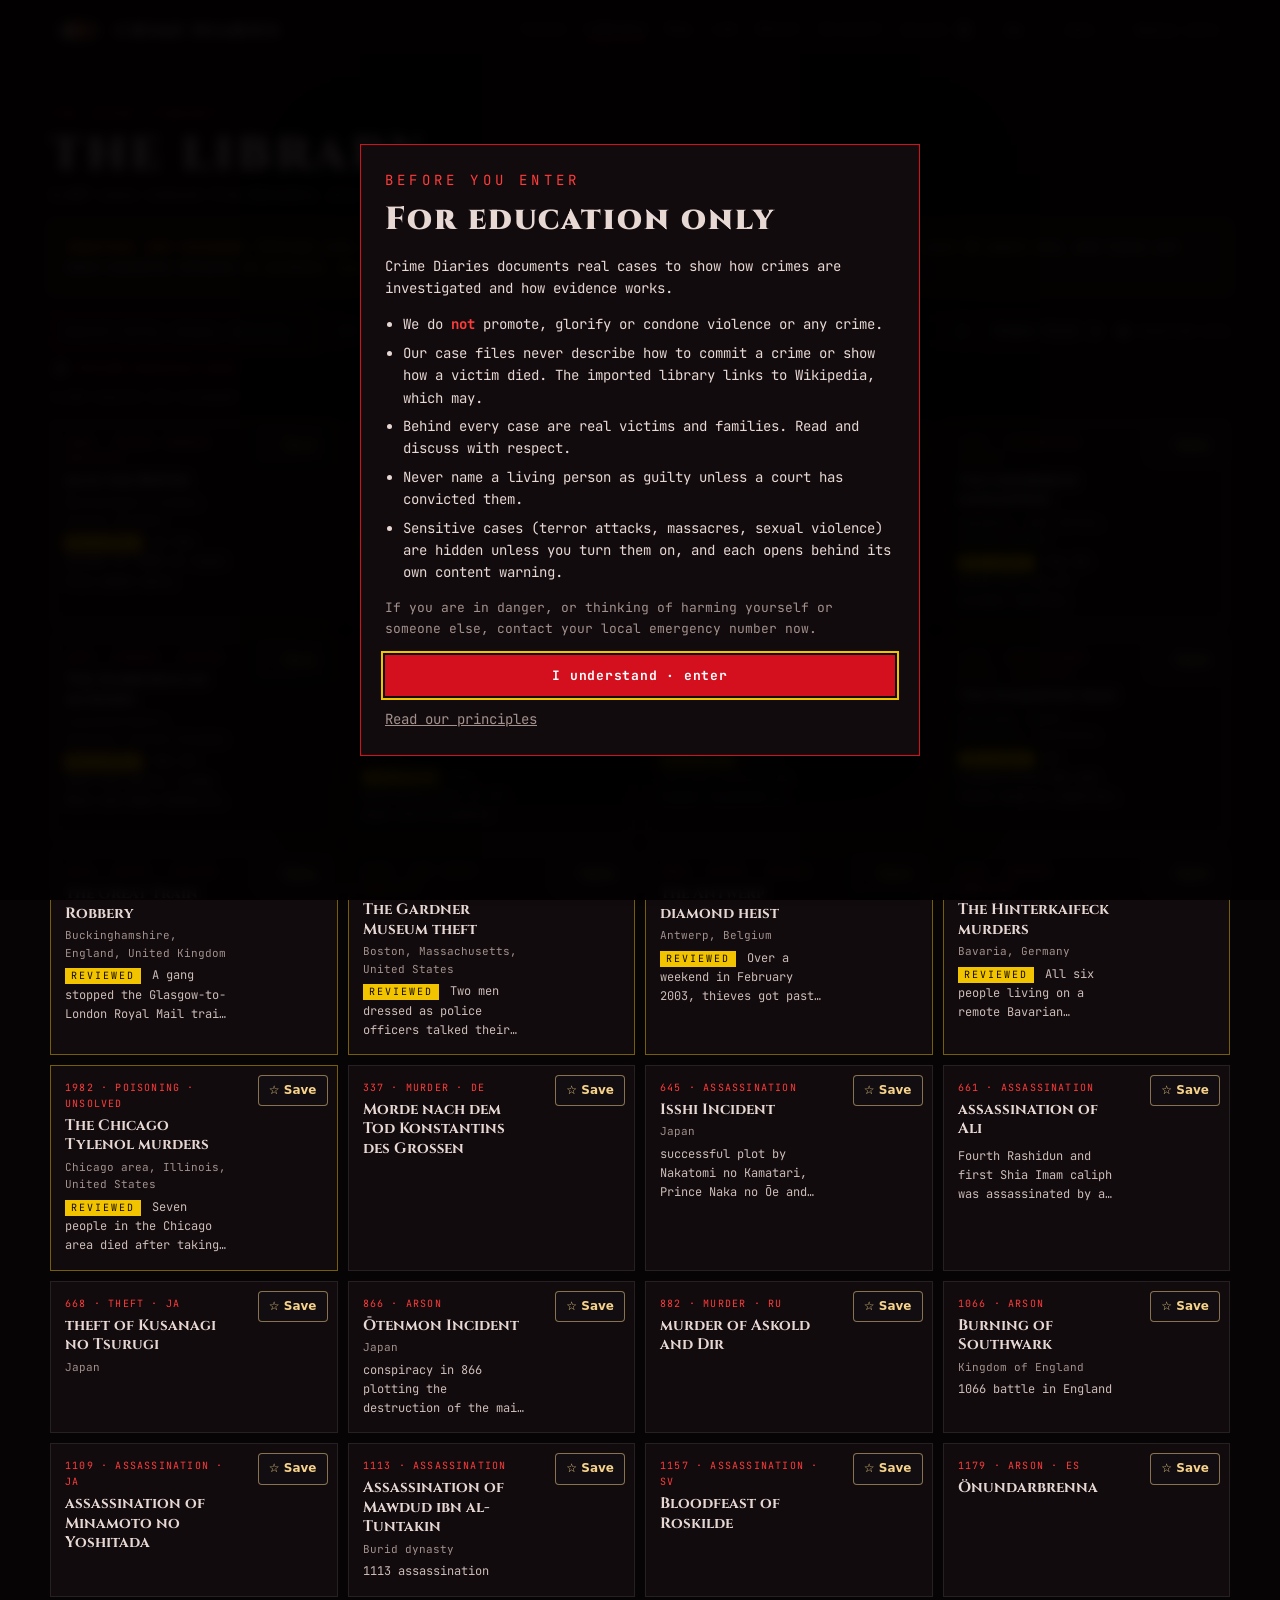
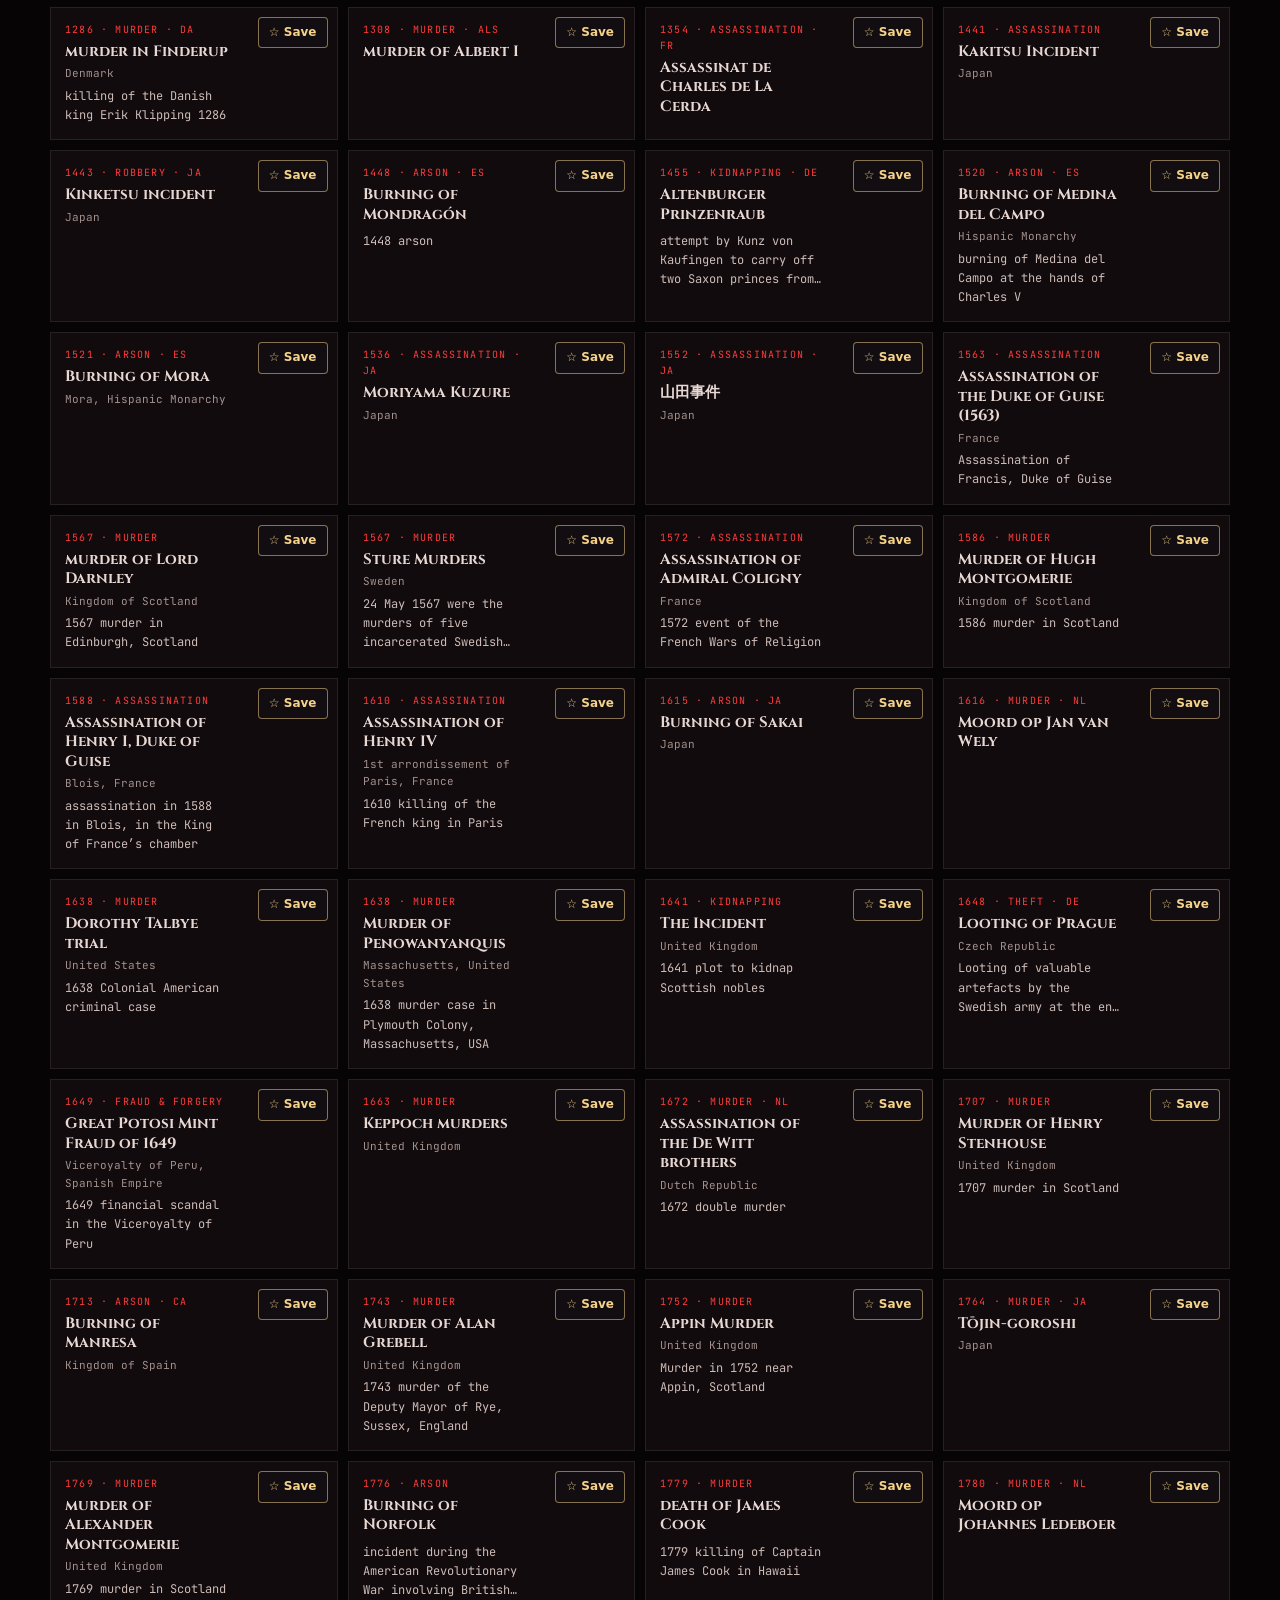
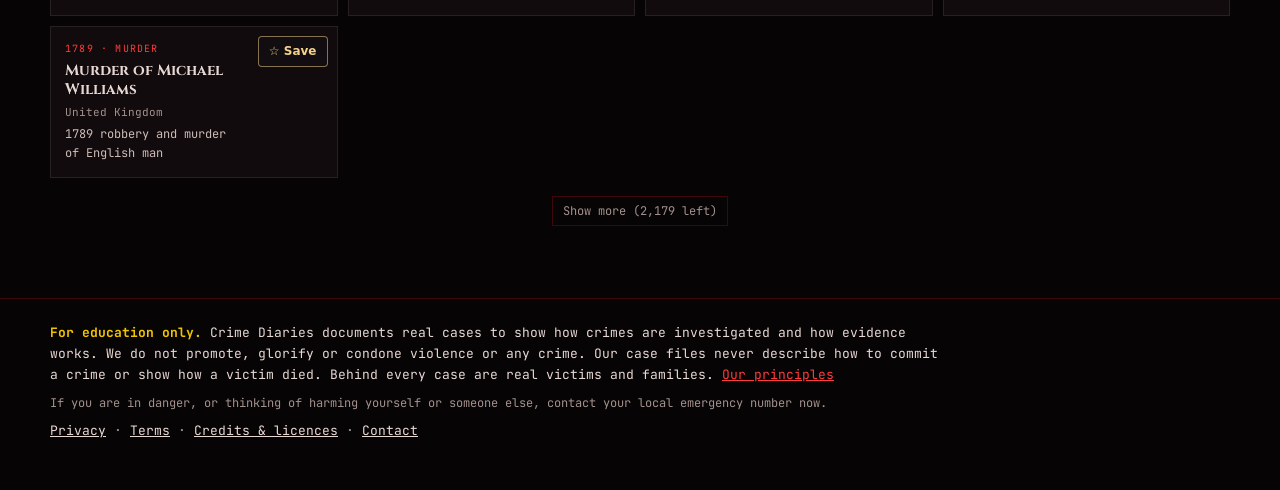
<file: library.html>
<!DOCTYPE html>
<html lang="en">
<head>
<meta charset="utf-8">
<meta name="viewport" content="width=device-width, initial-scale=1, viewport-fit=cover">
<title>Library · Crime Diaries</title>
<meta name="description" content="An open index of historical crime cases from Wikipedia and Wikidata.">
<link href="css/fonts.css" rel="stylesheet">
<link rel="stylesheet" href="css/site.css">
</head>
<body>
<header class="nav"><div class="wrap">
  <a class="brand" href="index.html" aria-label="Crime Diaries home"><canvas id="mini-eye" aria-hidden="true"></canvas>CRIME DIARIES</a>
  <nav aria-label="Main"><a href="index.html#cases">Cases</a><a href="library.html" aria-current="page">Library</a><a href="map.html">Map</a><a href="lab.html">Lab</a><a href="about.html">About</a></nav>
  <button class="ghost" id="calm" aria-pressed="false" title="Turn animation off">Calm</button>
  <button class="ghost" id="replay">Replay intro</button>
</div></header>

<main class="wrap page">
  <p class="kicker">The open library</p>
  <h1 class="page-h">THE LIBRARY</h1>
  <p class="page-sub" id="lib-intro"></p>
  <div class="notice imported"><b>Imported, not reviewed.</b> Entries come automatically from Wikidata and Wikipedia. We include only events at least 10 years old, and leave out mass-casualty attacks on purpose. <a href="about.html#library">How the library is built</a></div>
  <form class="lib-tools" id="lib-form" role="search" onsubmit="return false">
    <input id="lib-q" type="search" placeholder="Search title, place, description…" aria-label="Search the library" autocomplete="off">
    <select id="lib-type" aria-label="Type"></select>
    <select id="lib-era" aria-label="Period"></select>
    <select id="lib-country" aria-label="Country"></select>
    <select id="lib-sort" aria-label="Sort"><option value="old">Oldest first</option><option value="new">Newest first</option><option value="az">A to Z</option></select>
    <label class="lib-chk"><input type="checkbox" id="lib-uns"> Unsolved only</label>
    <label class="lib-chk sens-chk" title="Terror attacks, massacres, riots, sexual violence and other sensitive cases. Each opens behind a content warning."><input type="checkbox" id="lib-sens"> Include sensitive cases</label>
  </form>
  <p class="count" id="lib-count" aria-live="polite"></p>
  <div class="lib-grid" id="lib-list"></div>
  <p class="more"><button class="ghost" id="lib-more" hidden>Show more</button></p>
</main>

<footer><div class="wrap">
  <p class="disclaimer"><b>For education only.</b> Crime Diaries documents real cases to show how crimes are investigated and how evidence works. We do not promote, glorify or condone violence or any crime. Our case files never describe how to commit a crime or show how a victim died. Behind every case are real victims and families. <a href="about.html">Our principles</a></p>
  <p>If you are in danger, or thinking of harming yourself or someone else, contact your local emergency number now.</p>
</div></footer>

<script src="data/cases.js"></script>
<script src="data/library.js"></script>
<script src="js/eye.js"></script>
<script src="js/config.js"></script>
<script src="js/chrome.js"></script>
<script src="js/auth.js"></script>
<script src="js/translate.js"></script>
<script src="js/library.js"></script>
<script src="js/favorites.js"></script>
</body>
</html>
</file>
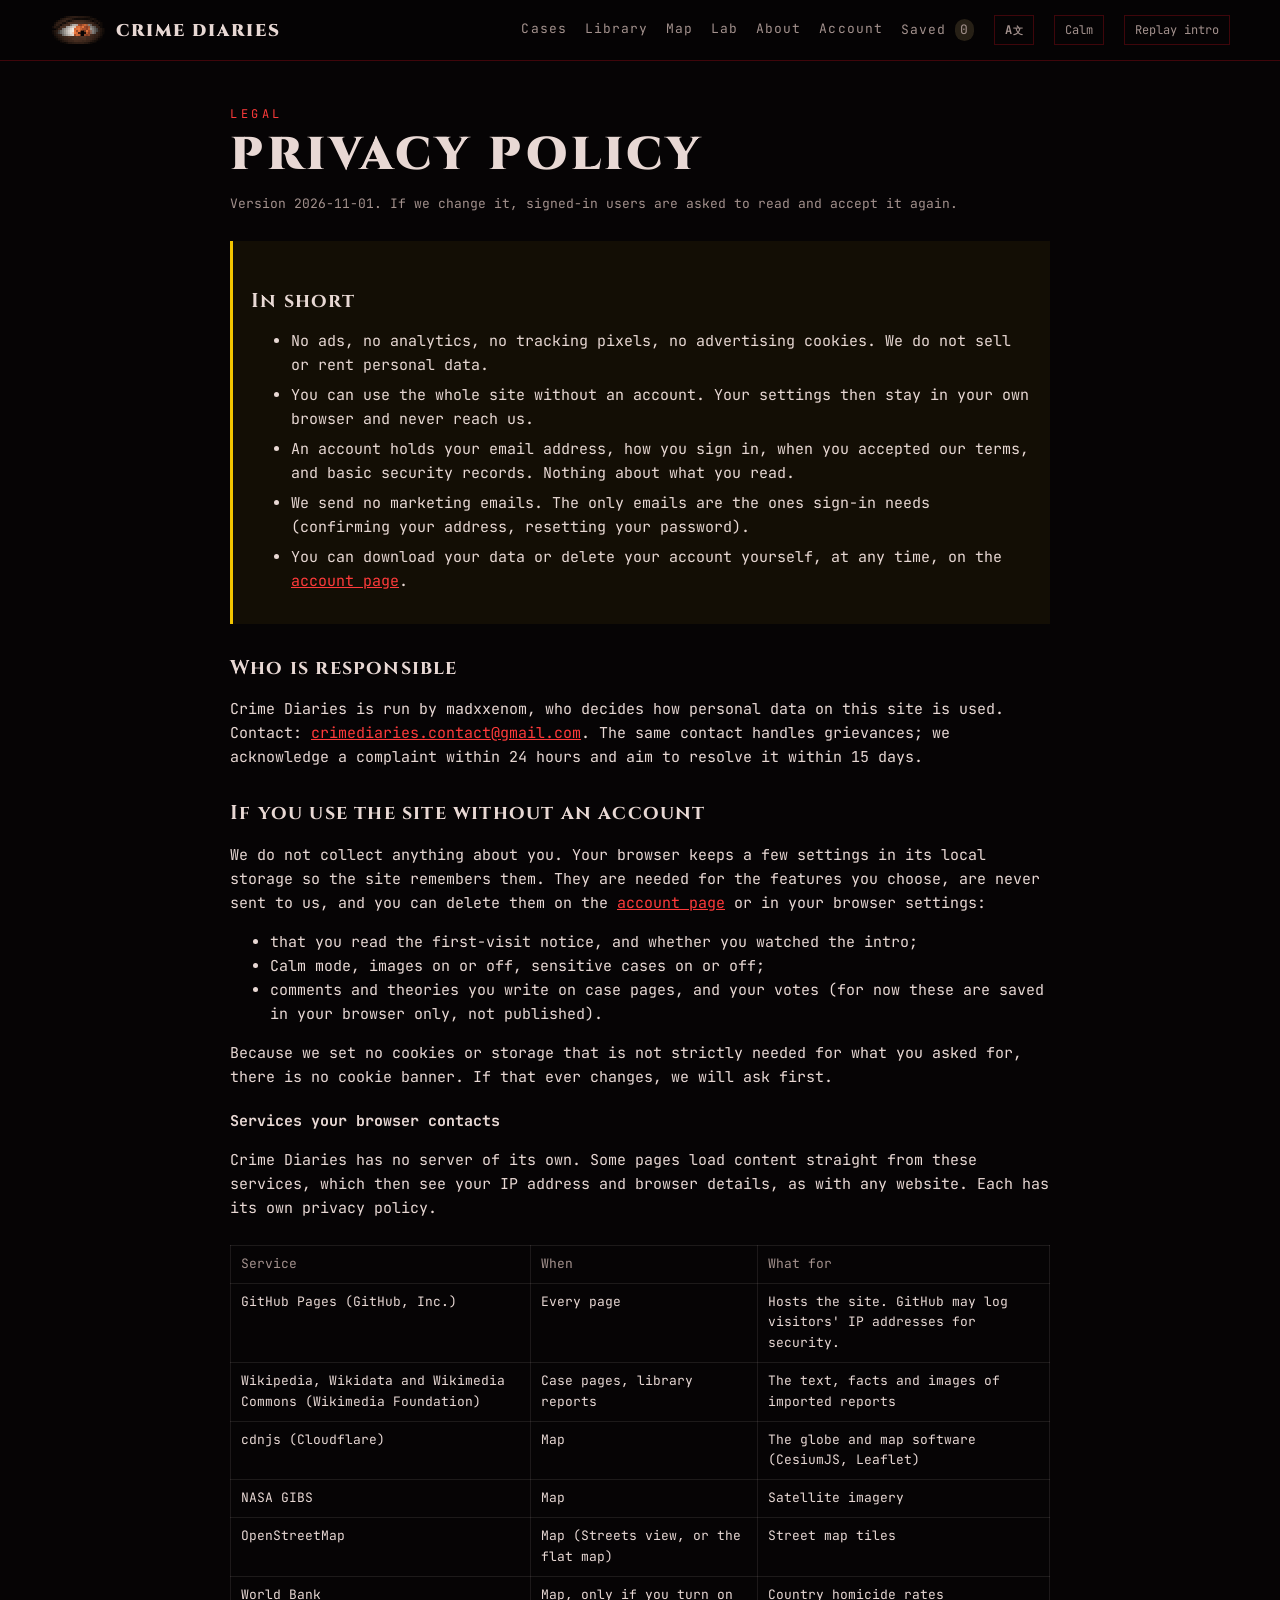
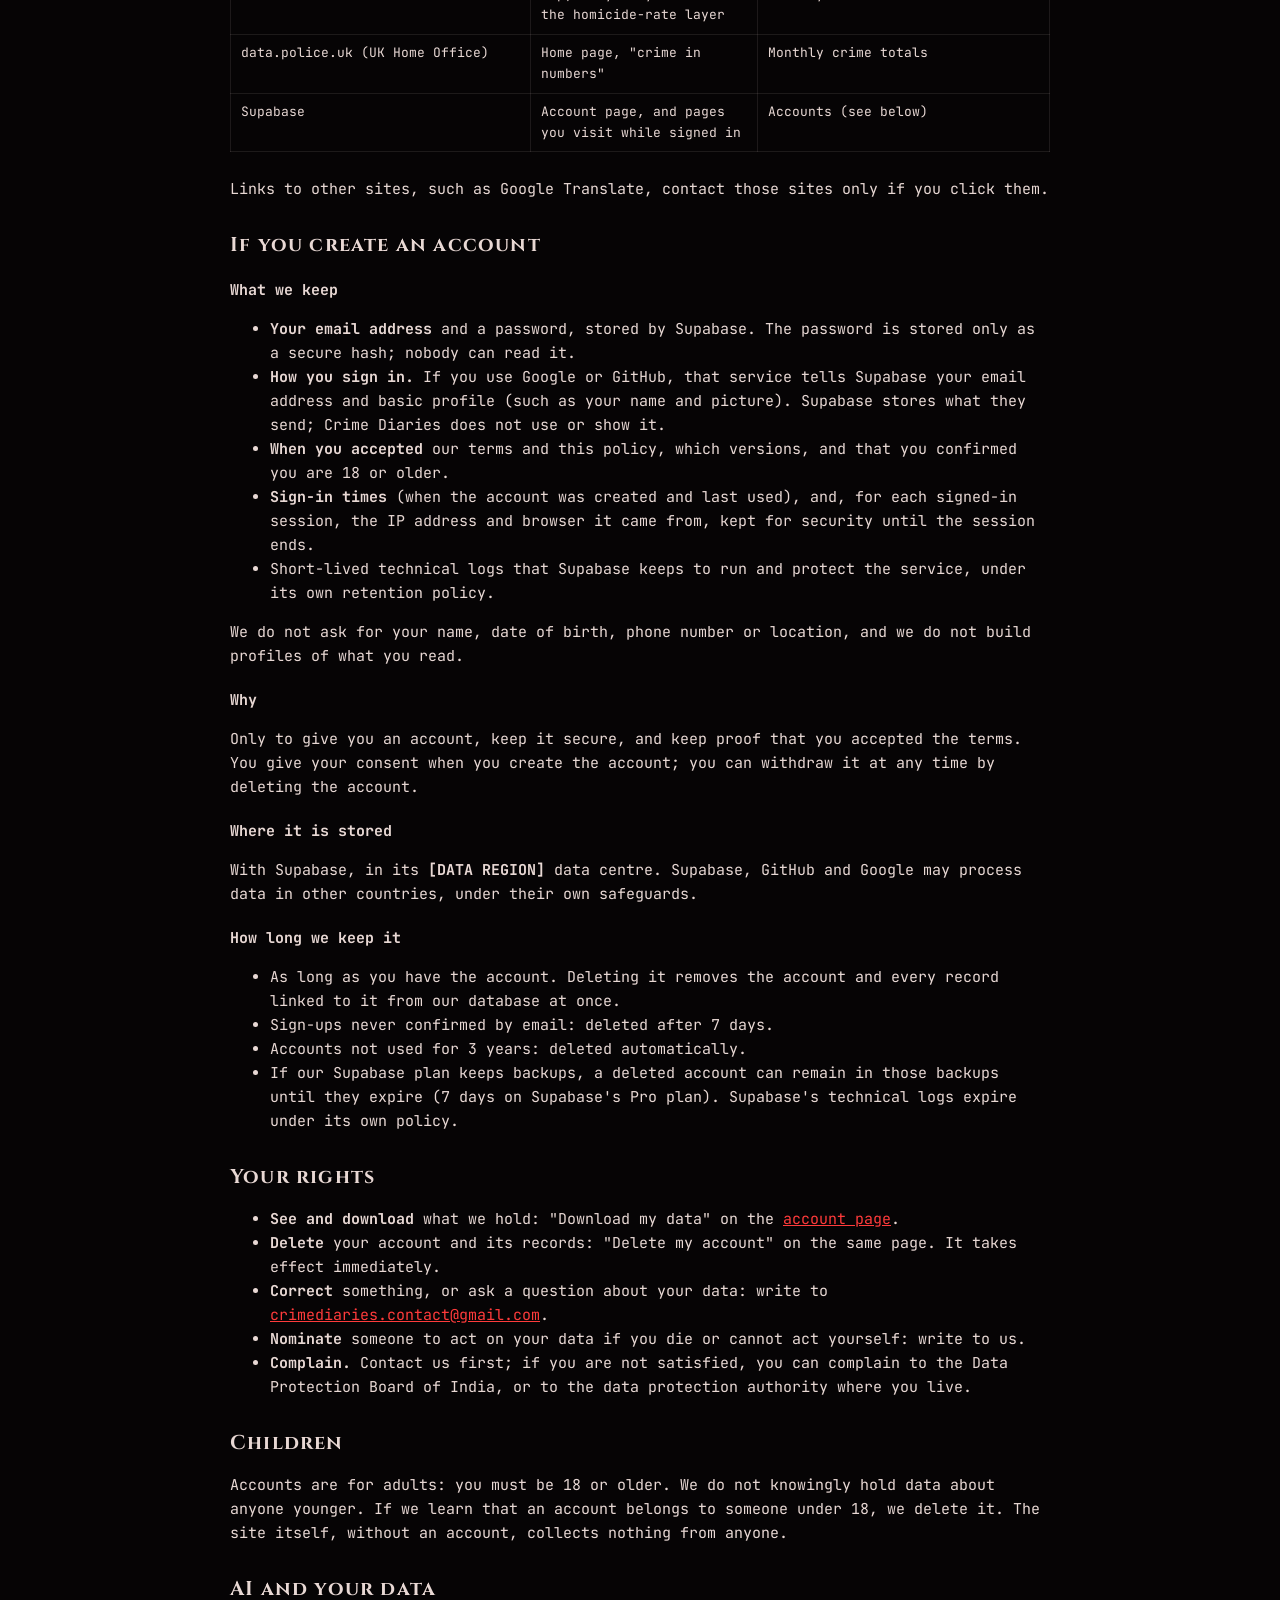
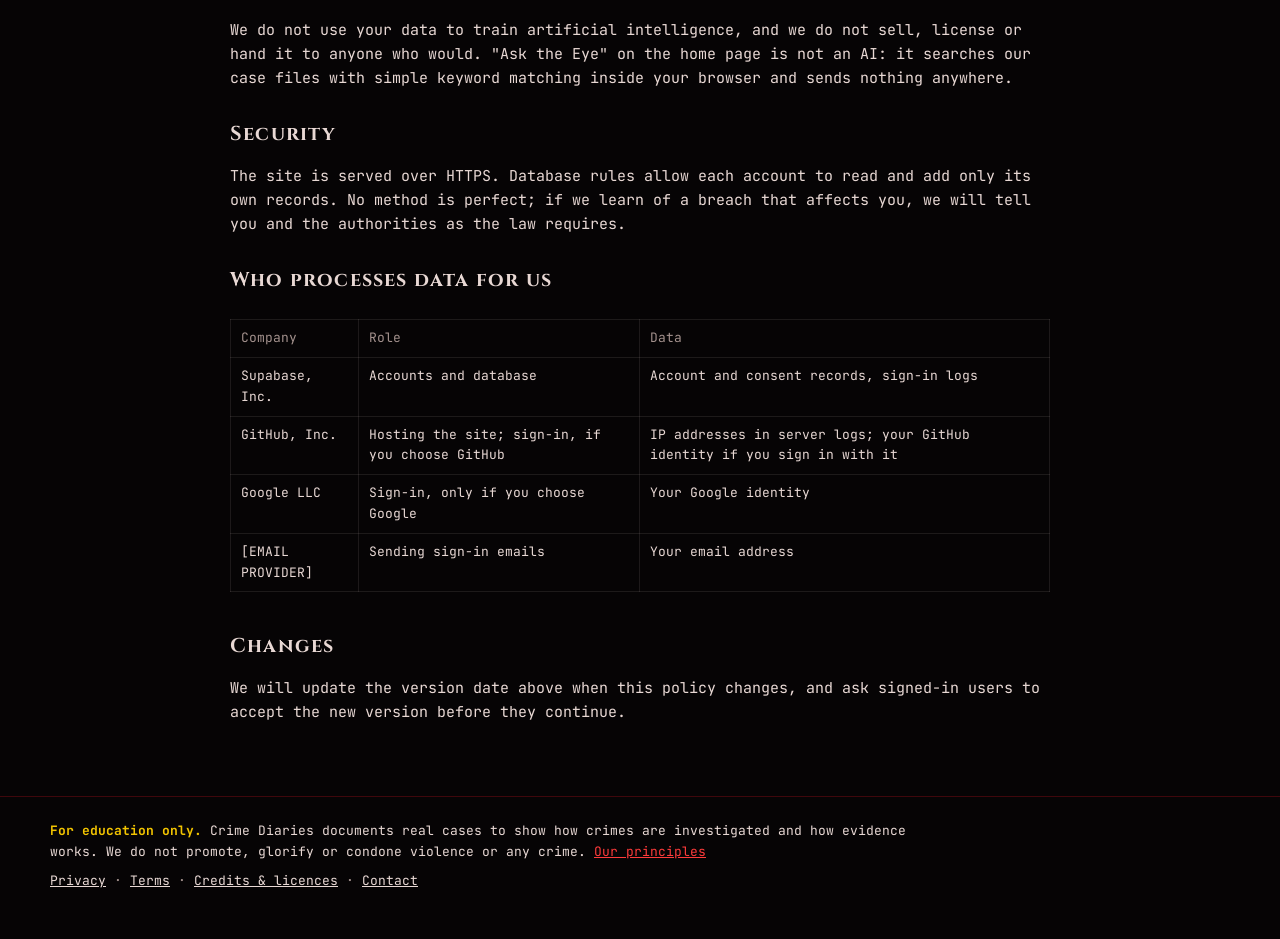
<file: privacy.html>
<!DOCTYPE html>
<html lang="en">
<head>
<meta charset="utf-8">
<meta name="viewport" content="width=device-width, initial-scale=1, viewport-fit=cover">
<title>Privacy policy · Crime Diaries</title>
<meta name="description" content="What Crime Diaries collects, why, where it goes, how long we keep it, and how to download or delete it.">
<link href="css/fonts.css" rel="stylesheet">
<link rel="stylesheet" href="css/site.css">
</head>
<body>
<header class="nav"><div class="wrap">
  <a class="brand" href="index.html" aria-label="Crime Diaries home"><canvas id="mini-eye" aria-hidden="true"></canvas>CRIME DIARIES</a>
  <nav aria-label="Main"><a href="index.html#cases">Cases</a><a href="library.html">Library</a><a href="map.html">Map</a><a href="lab.html">Lab</a><a href="about.html">About</a></nav>
  <button class="ghost" id="calm" aria-pressed="false" title="Turn animation off">Calm</button>
  <button class="ghost" id="replay">Replay intro</button>
</div></header>

<main class="wrap page about legal">
  <p class="kicker">Legal</p>
  <h1 class="page-h">PRIVACY POLICY</h1>
  <p class="updated">Version 2026-11-01. If we change it, signed-in users are asked to read and accept it again.</p>

  <section class="principle big">
    <h2>In short</h2>
    <ul>
      <li>No ads, no analytics, no tracking pixels, no advertising cookies. We do not sell or rent personal data.</li>
      <li>You can use the whole site without an account. Your settings then stay in your own browser and never reach us.</li>
      <li>An account holds your email address, how you sign in, when you accepted our terms, and basic security records. Nothing about what you read.</li>
      <li>We send no marketing emails. The only emails are the ones sign-in needs (confirming your address, resetting your password).</li>
      <li>You can download your data or delete your account yourself, at any time, on the <a href="account.html">account page</a>.</li>
    </ul>
  </section>

  <h2>Who is responsible</h2>
  <p>Crime Diaries is run by <span class="cd-operator">madxxenom</span>, who decides how personal data on this site is used. Contact: <a class="cd-email" href="#">the contact address</a>. The same contact handles grievances; we acknowledge a complaint within 24 hours and aim to resolve it within 15 days.</p>

  <h2>If you use the site without an account</h2>
  <p>We do not collect anything about you. Your browser keeps a few settings in its local storage so the site remembers them. They are needed for the features you choose, are never sent to us, and you can delete them on the <a href="account.html#device">account page</a> or in your browser settings:</p>
  <ul>
    <li>that you read the first-visit notice, and whether you watched the intro;</li>
    <li>Calm mode, images on or off, sensitive cases on or off;</li>
    <li>comments and theories you write on case pages, and your votes (for now these are saved in your browser only, not published).</li>
  </ul>
  <p>Because we set no cookies or storage that is not strictly needed for what you asked for, there is no cookie banner. If that ever changes, we will ask first.</p>

  <h3>Services your browser contacts</h3>
  <p>Crime Diaries has no server of its own. Some pages load content straight from these services, which then see your IP address and browser details, as with any website. Each has its own privacy policy.</p>
  <div class="tw"><table>
    <tr><th>Service</th><th>When</th><th>What for</th></tr>
    <tr><td>GitHub Pages (GitHub, Inc.)</td><td>Every page</td><td>Hosts the site. GitHub may log visitors' IP addresses for security.</td></tr>
    <tr><td>Wikipedia, Wikidata and Wikimedia Commons (Wikimedia Foundation)</td><td>Case pages, library reports</td><td>The text, facts and images of imported reports</td></tr>
    <tr><td>cdnjs (Cloudflare)</td><td>Map</td><td>The globe and map software (CesiumJS, Leaflet)</td></tr>
    <tr><td>NASA GIBS</td><td>Map</td><td>Satellite imagery</td></tr>
    <tr><td>OpenStreetMap</td><td>Map (Streets view, or the flat map)</td><td>Street map tiles</td></tr>
    <tr><td>World Bank</td><td>Map, only if you turn on the homicide-rate layer</td><td>Country homicide rates</td></tr>
    <tr><td>data.police.uk (UK Home Office)</td><td>Home page, "crime in numbers"</td><td>Monthly crime totals</td></tr>
    <tr><td>Supabase</td><td>Account page, and pages you visit while signed in</td><td>Accounts (see below)</td></tr>
  </table></div>
  <p>Links to other sites, such as Google Translate, contact those sites only if you click them.</p>

  <h2>If you create an account</h2>
  <h3>What we keep</h3>
  <ul>
    <li><b>Your email address</b> and a password, stored by Supabase. The password is stored only as a secure hash; nobody can read it.</li>
    <li><b>How you sign in.</b> If you use Google or GitHub, that service tells Supabase your email address and basic profile (such as your name and picture). Supabase stores what they send; Crime Diaries does not use or show it.</li>
    <li><b>When you accepted</b> our terms and this policy, which versions, and that you confirmed you are 18 or older.</li>
    <li><b>Sign-in times</b> (when the account was created and last used), and, for each signed-in session, the IP address and browser it came from, kept for security until the session ends.</li>
    <li>Short-lived technical logs that Supabase keeps to run and protect the service, under its own retention policy.</li>
  </ul>
  <p>We do not ask for your name, date of birth, phone number or location, and we do not build profiles of what you read.</p>
  <h3>Why</h3>
  <p>Only to give you an account, keep it secure, and keep proof that you accepted the terms. You give your consent when you create the account; you can withdraw it at any time by deleting the account.</p>
  <h3>Where it is stored</h3>
  <p>With Supabase, in its <b>[DATA REGION]</b> data centre. Supabase, GitHub and Google may process data in other countries, under their own safeguards.</p>
  <h3>How long we keep it</h3>
  <ul>
    <li>As long as you have the account. Deleting it removes the account and every record linked to it from our database at once.</li>
    <li>Sign-ups never confirmed by email: deleted after 7 days.</li>
    <li>Accounts not used for 3 years: deleted automatically.</li>
    <li>If our Supabase plan keeps backups, a deleted account can remain in those backups until they expire (7 days on Supabase's Pro plan). Supabase's technical logs expire under its own policy.</li>
  </ul>

  <h2>Your rights</h2>
  <ul>
    <li><b>See and download</b> what we hold: "Download my data" on the <a href="account.html">account page</a>.</li>
    <li><b>Delete</b> your account and its records: "Delete my account" on the same page. It takes effect immediately.</li>
    <li><b>Correct</b> something, or ask a question about your data: write to <a class="cd-email" href="#">the contact address</a>.</li>
    <li><b>Nominate</b> someone to act on your data if you die or cannot act yourself: write to us.</li>
    <li><b>Complain.</b> Contact us first; if you are not satisfied, you can complain to the Data Protection Board of India, or to the data protection authority where you live.</li>
  </ul>

  <h2>Children</h2>
  <p>Accounts are for adults: you must be 18 or older. We do not knowingly hold data about anyone younger. If we learn that an account belongs to someone under 18, we delete it. The site itself, without an account, collects nothing from anyone.</p>

  <h2>AI and your data</h2>
  <p>We do not use your data to train artificial intelligence, and we do not sell, license or hand it to anyone who would. "Ask the Eye" on the home page is not an AI: it searches our case files with simple keyword matching inside your browser and sends nothing anywhere.</p>

  <h2>Security</h2>
  <p>The site is served over HTTPS. Database rules allow each account to read and add only its own records. No method is perfect; if we learn of a breach that affects you, we will tell you and the authorities as the law requires.</p>

  <h2 id="subprocessors">Who processes data for us</h2>
  <div class="tw"><table>
    <tr><th>Company</th><th>Role</th><th>Data</th></tr>
    <tr><td>Supabase, Inc.</td><td>Accounts and database</td><td>Account and consent records, sign-in logs</td></tr>
    <tr><td>GitHub, Inc.</td><td>Hosting the site; sign-in, if you choose GitHub</td><td>IP addresses in server logs; your GitHub identity if you sign in with it</td></tr>
    <tr><td>Google LLC</td><td>Sign-in, only if you choose Google</td><td>Your Google identity</td></tr>
    <tr><td>[EMAIL PROVIDER]</td><td>Sending sign-in emails</td><td>Your email address</td></tr>
  </table></div>

  <h2>Changes</h2>
  <p>We will update the version date above when this policy changes, and ask signed-in users to accept the new version before they continue.</p>
</main>

<footer><div class="wrap">
  <p class="disclaimer"><b>For education only.</b> Crime Diaries documents real cases to show how crimes are investigated and how evidence works. We do not promote, glorify or condone violence or any crime. <a href="about.html">Our principles</a></p>
</div></footer>

<script src="js/config.js"></script>
<script src="js/eye.js"></script>
<script src="js/chrome.js"></script>
<script src="js/auth.js"></script>
<script src="js/translate.js"></script>
<script src="js/favorites.js"></script>
</body>
</html>
</file>
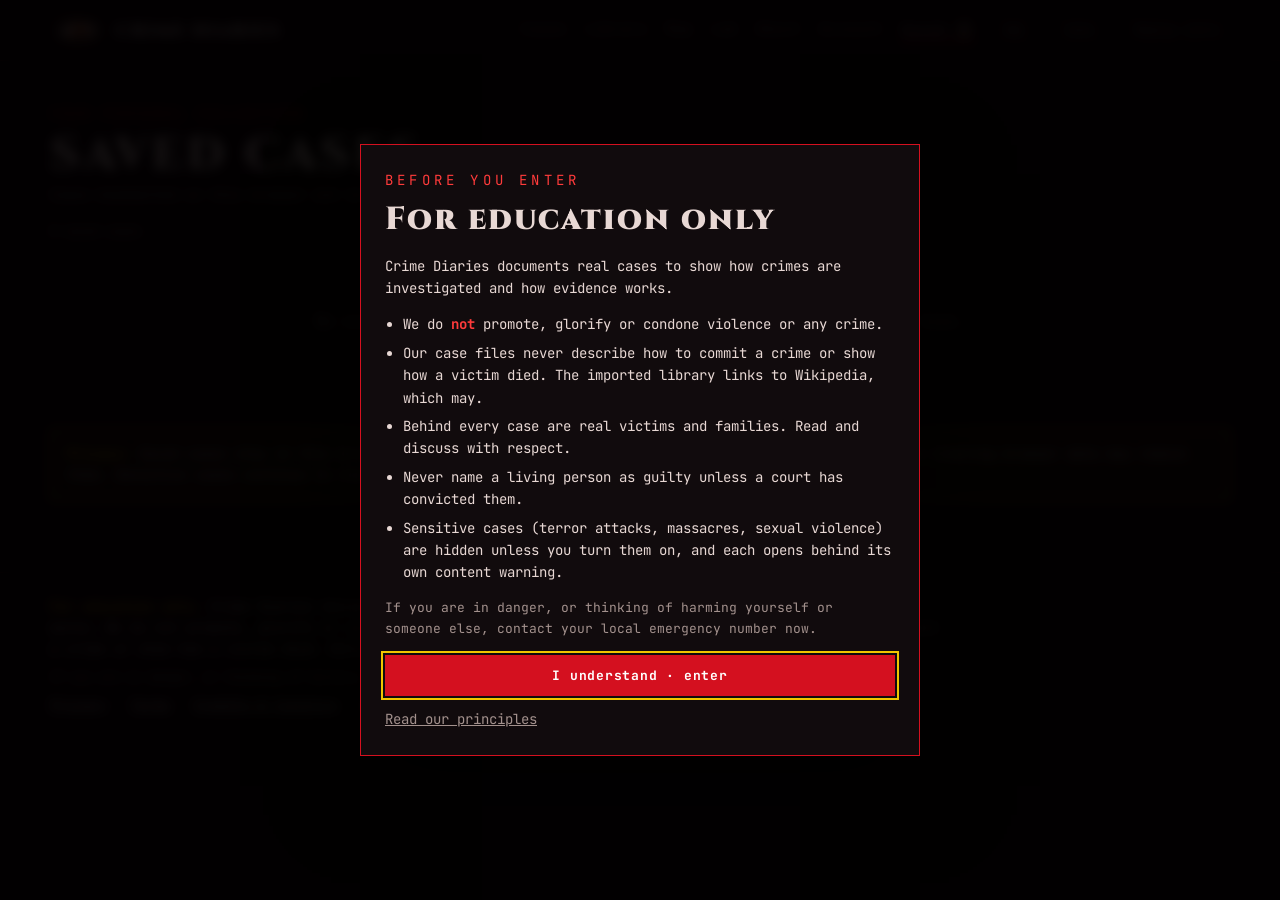
<file: saved.html>
<!DOCTYPE html>
<html lang="en">
<head>
<meta charset="utf-8">
<meta name="viewport" content="width=device-width, initial-scale=1, viewport-fit=cover">
<title>Saved Cases · Crime Diaries</title>
<meta name="description" content="Your saved Crime Diaries cases on this device.">
<link href="css/fonts.css" rel="stylesheet">
<link rel="stylesheet" href="css/site.css">
</head>
<body>
<header class="nav"><div class="wrap">
  <a class="brand" href="index.html" aria-label="Crime Diaries home"><canvas id="mini-eye" aria-hidden="true"></canvas>CRIME DIARIES</a>
  <nav aria-label="Main"><a href="index.html#cases">Cases</a><a href="library.html">Library</a><a href="map.html">Map</a><a href="lab.html">Lab</a><a href="about.html">About</a></nav>
  <button class="ghost" id="calm" aria-pressed="false" title="Turn animation off">Calm</button>
  <button class="ghost" id="replay">Replay intro</button>
</div></header>
<main class="wrap page"><p class="kicker">Your personal collection</p><h1 class="page-h">SAVED CASES</h1><p class="page-sub">Cases bookmarked on this browser and device. No account needed.</p><p class="count" id="saved-total" aria-live="polite"></p><div id="saved-grid"></div><div class="notice imported"><b>Privacy:</b> Saved cases stay in this browser’s local storage. They do not sync across devices or accounts, and clearing browser data may remove them. Sensitive cases continue to require their content warnings.</div></main>
<footer><div class="wrap">
  <p class="disclaimer"><b>For education only.</b> Crime Diaries documents real cases to show how crimes are investigated and how evidence works. We do not promote, glorify or condone violence or any crime. Our case files never describe how to commit a crime or show how a victim died. Behind every case are real victims and families. <a href="about.html">Our principles</a></p>
  <p>If you are in danger, or thinking of harming yourself or someone else, contact your local emergency number now.</p>
</div></footer>
<script src="data/cases.js"></script>
<script src="data/library.js"></script>
<script src="js/eye.js"></script>
<script src="js/config.js"></script>
<script src="js/chrome.js"></script>
<script src="js/auth.js"></script>
<script src="js/translate.js"></script>
<script src="js/favorites.js"></script>
</body>
</html>
</file>
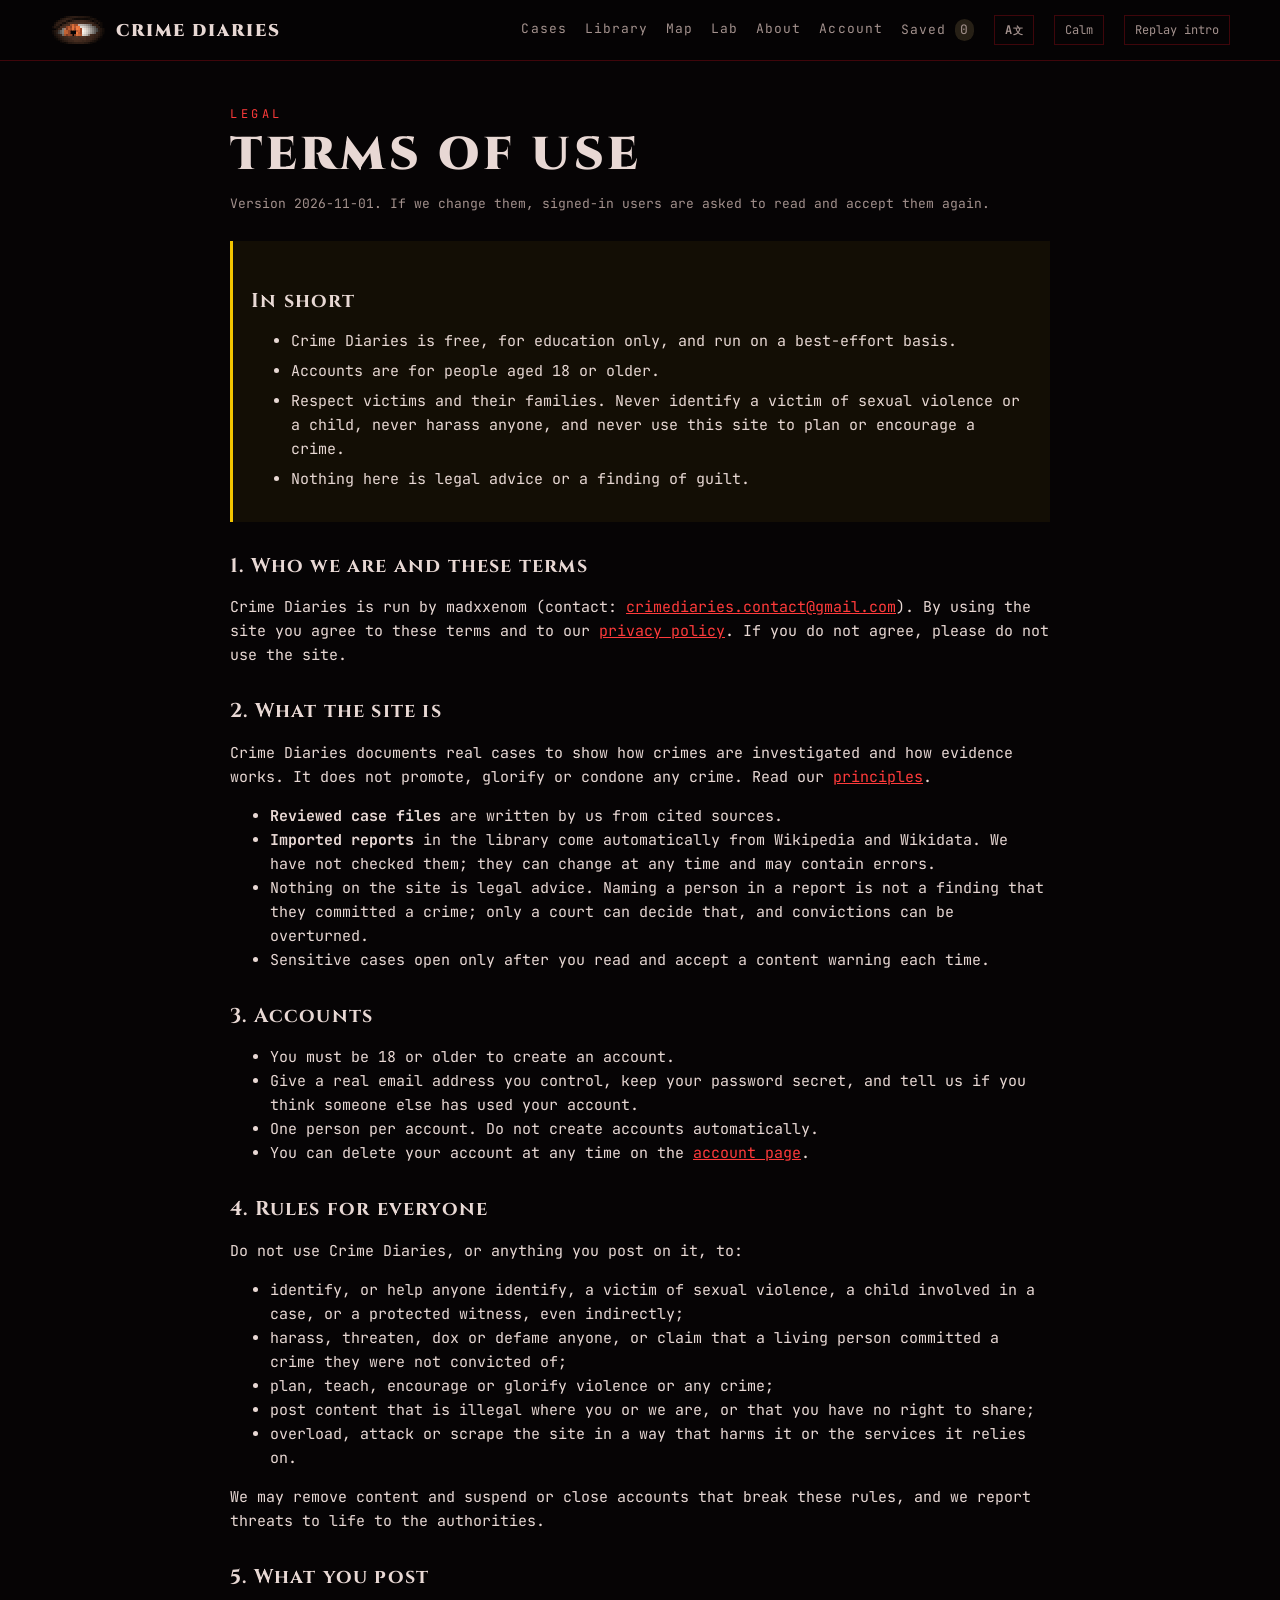
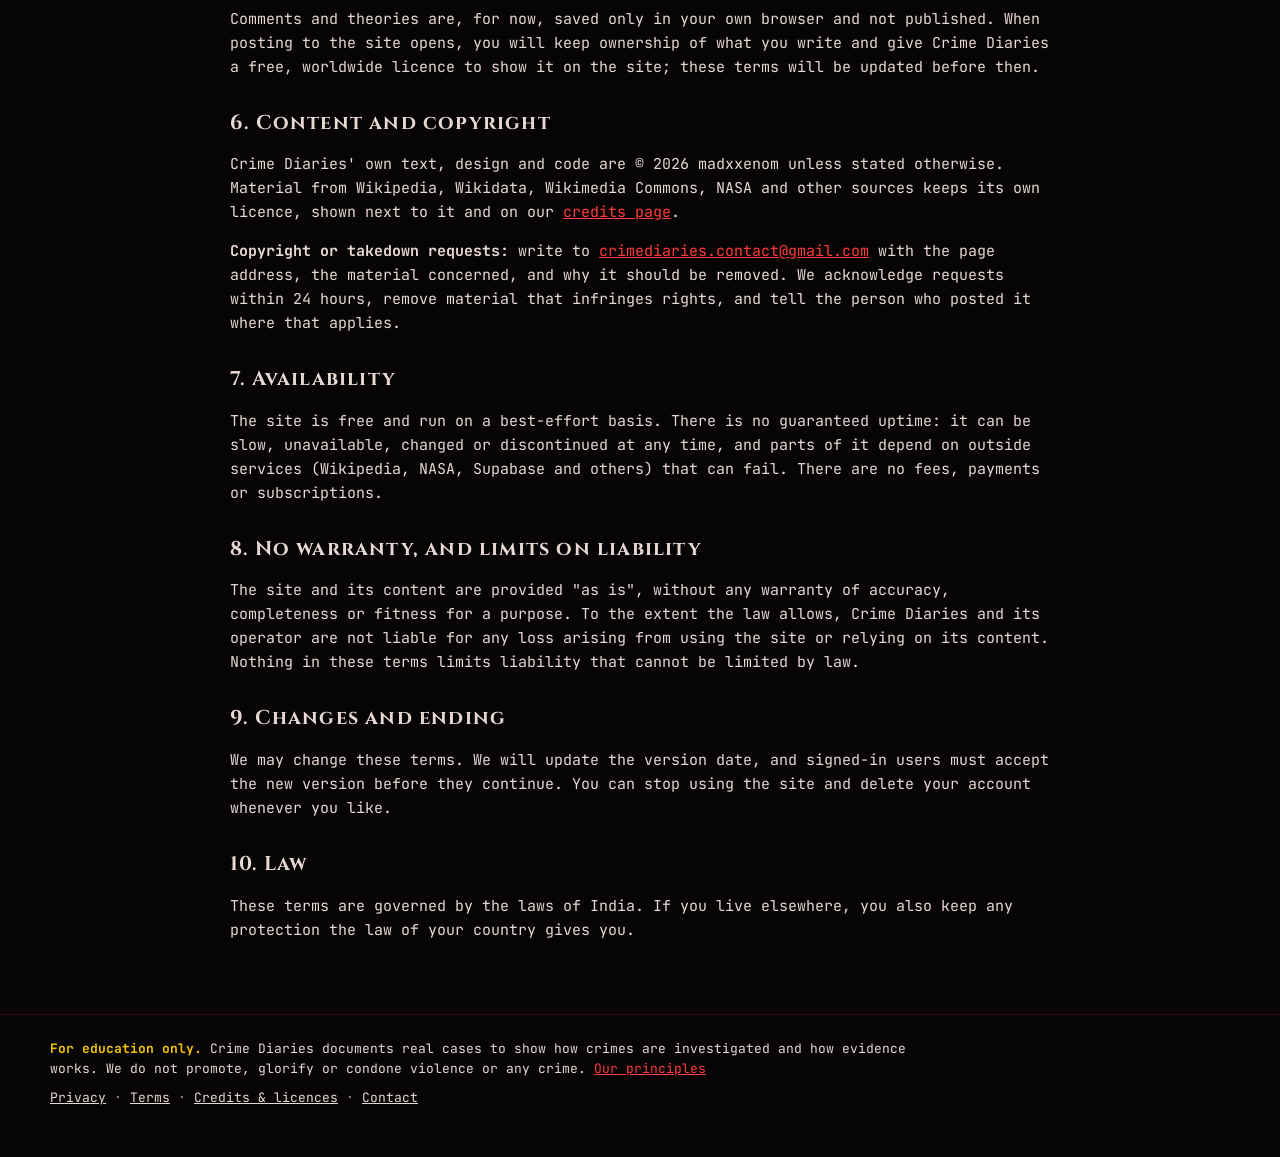
<file: terms.html>
<!DOCTYPE html>
<html lang="en">
<head>
<meta charset="utf-8">
<meta name="viewport" content="width=device-width, initial-scale=1, viewport-fit=cover">
<title>Terms of use · Crime Diaries</title>
<meta name="description" content="The rules for using Crime Diaries and its accounts.">
<link href="css/fonts.css" rel="stylesheet">
<link rel="stylesheet" href="css/site.css">
</head>
<body>
<header class="nav"><div class="wrap">
  <a class="brand" href="index.html" aria-label="Crime Diaries home"><canvas id="mini-eye" aria-hidden="true"></canvas>CRIME DIARIES</a>
  <nav aria-label="Main"><a href="index.html#cases">Cases</a><a href="library.html">Library</a><a href="map.html">Map</a><a href="lab.html">Lab</a><a href="about.html">About</a></nav>
  <button class="ghost" id="calm" aria-pressed="false" title="Turn animation off">Calm</button>
  <button class="ghost" id="replay">Replay intro</button>
</div></header>

<main class="wrap page about legal">
  <p class="kicker">Legal</p>
  <h1 class="page-h">TERMS OF USE</h1>
  <p class="updated">Version 2026-11-01. If we change them, signed-in users are asked to read and accept them again.</p>

  <section class="principle big">
    <h2>In short</h2>
    <ul>
      <li>Crime Diaries is free, for education only, and run on a best-effort basis.</li>
      <li>Accounts are for people aged 18 or older.</li>
      <li>Respect victims and their families. Never identify a victim of sexual violence or a child, never harass anyone, and never use this site to plan or encourage a crime.</li>
      <li>Nothing here is legal advice or a finding of guilt.</li>
    </ul>
  </section>

  <h2>1. Who we are and these terms</h2>
  <p>Crime Diaries is run by <span class="cd-operator">madxxenom</span> (contact: <a class="cd-email" href="#">the contact address</a>). By using the site you agree to these terms and to our <a href="privacy.html">privacy policy</a>. If you do not agree, please do not use the site.</p>

  <h2>2. What the site is</h2>
  <p>Crime Diaries documents real cases to show how crimes are investigated and how evidence works. It does not promote, glorify or condone any crime. Read our <a href="about.html">principles</a>.</p>
  <ul>
    <li><b>Reviewed case files</b> are written by us from cited sources.</li>
    <li><b>Imported reports</b> in the library come automatically from Wikipedia and Wikidata. We have not checked them; they can change at any time and may contain errors.</li>
    <li>Nothing on the site is legal advice. Naming a person in a report is not a finding that they committed a crime; only a court can decide that, and convictions can be overturned.</li>
    <li>Sensitive cases open only after you read and accept a content warning each time.</li>
  </ul>

  <h2>3. Accounts</h2>
  <ul>
    <li>You must be 18 or older to create an account.</li>
    <li>Give a real email address you control, keep your password secret, and tell us if you think someone else has used your account.</li>
    <li>One person per account. Do not create accounts automatically.</li>
    <li>You can delete your account at any time on the <a href="account.html">account page</a>.</li>
  </ul>

  <h2>4. Rules for everyone</h2>
  <p>Do not use Crime Diaries, or anything you post on it, to:</p>
  <ul>
    <li>identify, or help anyone identify, a victim of sexual violence, a child involved in a case, or a protected witness, even indirectly;</li>
    <li>harass, threaten, dox or defame anyone, or claim that a living person committed a crime they were not convicted of;</li>
    <li>plan, teach, encourage or glorify violence or any crime;</li>
    <li>post content that is illegal where you or we are, or that you have no right to share;</li>
    <li>overload, attack or scrape the site in a way that harms it or the services it relies on.</li>
  </ul>
  <p>We may remove content and suspend or close accounts that break these rules, and we report threats to life to the authorities.</p>

  <h2>5. What you post</h2>
  <p>Comments and theories are, for now, saved only in your own browser and not published. When posting to the site opens, you will keep ownership of what you write and give Crime Diaries a free, worldwide licence to show it on the site; these terms will be updated before then.</p>

  <h2>6. Content and copyright</h2>
  <p>Crime Diaries' own text, design and code are © 2026 madxxenom unless stated otherwise. Material from Wikipedia, Wikidata, Wikimedia Commons, NASA and other sources keeps its own licence, shown next to it and on our <a href="credits.html">credits page</a>.</p>
  <p><b>Copyright or takedown requests:</b> write to <a class="cd-email" href="#">the contact address</a> with the page address, the material concerned, and why it should be removed. We acknowledge requests within 24 hours, remove material that infringes rights, and tell the person who posted it where that applies.</p>

  <h2>7. Availability</h2>
  <p>The site is free and run on a best-effort basis. There is no guaranteed uptime: it can be slow, unavailable, changed or discontinued at any time, and parts of it depend on outside services (Wikipedia, NASA, Supabase and others) that can fail. There are no fees, payments or subscriptions.</p>

  <h2>8. No warranty, and limits on liability</h2>
  <p>The site and its content are provided "as is", without any warranty of accuracy, completeness or fitness for a purpose. To the extent the law allows, Crime Diaries and its operator are not liable for any loss arising from using the site or relying on its content. Nothing in these terms limits liability that cannot be limited by law.</p>

  <h2>9. Changes and ending</h2>
  <p>We may change these terms. We will update the version date, and signed-in users must accept the new version before they continue. You can stop using the site and delete your account whenever you like.</p>

  <h2>10. Law</h2>
  <p>These terms are governed by the laws of India. If you live elsewhere, you also keep any protection the law of your country gives you.</p>
</main>

<footer><div class="wrap">
  <p class="disclaimer"><b>For education only.</b> Crime Diaries documents real cases to show how crimes are investigated and how evidence works. We do not promote, glorify or condone violence or any crime. <a href="about.html">Our principles</a></p>
</div></footer>

<script src="js/config.js"></script>
<script src="js/eye.js"></script>
<script src="js/chrome.js"></script>
<script src="js/auth.js"></script>
<script src="js/translate.js"></script>
<script src="js/favorites.js"></script>
</body>
</html>
</file>
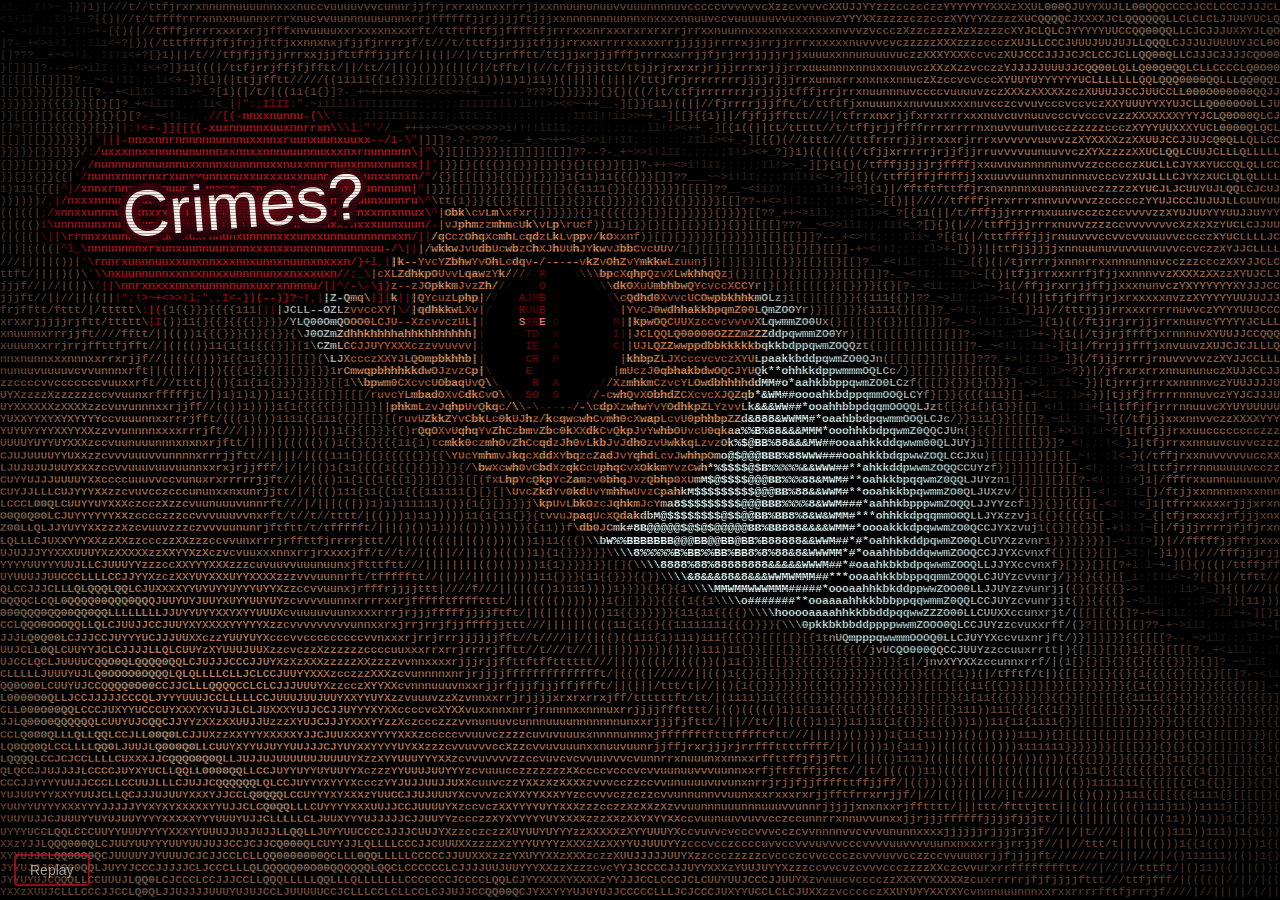
<file: prototypes/opener.html>
<!DOCTYPE html>
<html lang="en">

<head>
  <meta charset="utf-8">
  <meta name="viewport" content="width=device-width, initial-scale=1, viewport-fit=cover">
  <title>Crime Diaries — Opener</title>
  <link
    href="https://fonts.googleapis.com/css2?family=Permanent+Marker&family=Cinzel:wght@700;900&family=JetBrains+Mono:wght@400;700&display=swap"
    rel="stylesheet">
  <style>
    :root {
      --bg: #060405;
      --ink: #e8d8d4;
      --red: #d4101f;
      box-sizing: border-box;
      padding-top: env(safe-area-inset-top, 0px);
      padding-bottom: env(safe-area-inset-bottom, 0px)
    }

    @media (prefers-color-scheme: dark) {
      :root:not([data-theme="light"]) {
        --bg: #060405
      }
    }

    :root[data-theme="dark"] {
      --bg: #060405
    }

    html {
      scroll-padding-top: env(safe-area-inset-top, 0px)
    }

    html,
    body {
      margin: 0;
      height: 100%;
      background: var(--bg);
      overflow: hidden;
      font-family: "Permanent Marker", Impact, sans-serif
    }

    canvas {
      position: fixed;
      inset: 0;
      width: 100%;
      height: 100%;
      display: block
    }

    #crt {
      position: fixed;
      inset: 0;
      z-index: 2;
      pointer-events: none;
      background: repeating-linear-gradient(0deg, rgba(0, 0, 0, .3) 0 1px, transparent 1px 3px);
      box-shadow: inset 0 0 170px rgba(0, 0, 0, .85);
      animation: fl 5s steps(1) infinite
    }

    @keyframes fl {

      0%,
      100% {
        opacity: 1
      }

      41% {
        opacity: .82
      }

      43% {
        opacity: 1
      }

      77% {
        opacity: .9
      }

      78% {
        opacity: 1
      }
    }

    #enter {
      position: fixed;
      z-index: 3;
      left: 50%;
      bottom: 20vh;
      transform: translateX(-50%);
      display: none;
      background: rgba(20, 0, 4, .6);
      color: #ff3b3b;
      border: 2px solid var(--red);
      padding: 12px 26px;
      font: inherit;
      font-size: 18px;
      letter-spacing: 2px;
      cursor: pointer;
      animation: bl 1.1s steps(1) infinite
    }

    #enter:hover {
      background: var(--red);
      color: #fff
    }

    @keyframes bl {
      50% {
        border-color: transparent
      }
    }

    #rp {
      z-index: 3
    }

    #lp,
    #db {
      position: fixed;
      inset: 0;
      z-index: 4;
      display: flex;
      align-items: center;
      justify-content: center;
      opacity: 0;
      pointer-events: none;
      transition: opacity .7s;
      background: rgba(7, 5, 9, .95);
      backdrop-filter: blur(8px);
      font-family: 'JetBrains Mono', monospace;
      color: #e2e8f0
    }

    #lp.on,
    #db.on {
      opacity: 1;
      pointer-events: auto
    }

    .card {
      width: min(92vw, 420px);
      background: #110d16;
      border: 1px solid rgba(88, 28, 135, .6);
      border-radius: 14px;
      padding: 30px;
      box-shadow: 0 20px 60px #000;
      text-align: center
    }

    .card h2,
    #db h2 {
      font-family: Cinzel, serif;
      letter-spacing: .12em;
      margin: 8px 0 2px
    }

    .lock {
      width: 48px;
      height: 48px;
      line-height: 48px;
      margin: 0 auto;
      border-radius: 50%;
      background: #450a0a;
      border: 1px solid #b91c1c;
      font-size: 20px
    }

    .m {
      font-size: 10px;
      color: #c4a8f0;
      text-decoration: none;
      display: block
    }

    .card label {
      display: block;
      font-size: 11px;
      margin: 14px 0 4px;
      text-align: left
    }

    .card input {
      width: 100%;
      box-sizing: border-box;
      background: #1b1524;
      border: 1px solid rgba(88, 28, 135, .6);
      border-radius: 8px;
      padding: 10px;
      color: #e2e8f0;
      font: inherit
    }

    .card input:focus {
      outline: 0;
      border-color: #dc2626
    }

    .go {
      width: 100%;
      margin: 18px 0 12px;
      padding: 12px;
      border: 0;
      border-radius: 8px;
      color: #fff;
      font: 700 13px Cinzel, serif;
      letter-spacing: .08em;
      cursor: pointer;
      background: linear-gradient(90deg, #b91c1c, #6b21a8)
    }

    #db {
      flex-direction: column;
      justify-content: flex-start;
      align-items: stretch;
      padding: 24px;
      overflow: auto;
      z-index: 5;
      background: #050308
    }

    .dh {
      display: flex;
      justify-content: space-between;
      align-items: center;
      border-bottom: 1px solid rgba(88, 28, 135, .5);
      padding-bottom: 14px;
      margin-bottom: 18px
    }

    .lk {
      background: #450a0a;
      color: #fecaca;
      border: 1px solid #991b1b;
      border-radius: 6px;
      padding: 7px 12px;
      font: inherit;
      font-size: 12px;
      cursor: pointer
    }

    .grid {
      display: grid;
      grid-template-columns: repeat(auto-fit, minmax(220px, 1fr));
      gap: 14px;
      margin-bottom: 18px
    }

    .cs,
    .enc {
      background: #110d16;
      border: 1px solid rgba(88, 28, 135, .4);
      border-radius: 12px;
      padding: 16px
    }

    .cs b {
      color: #f87171;
      font-size: 12px
    }

    .cs h3,
    .enc h3 {
      font-family: Cinzel, serif;
      margin: 6px 0
    }

    .cs p,
    .enc p {
      font-size: 12px;
      color: #94a3b8;
      margin: 6px 0 0
    }

    .cs i {
      font-style: normal
    }

    .enc {
      text-align: center;
      padding: 40px 16px
    }

    #rp {
      position: fixed;
      left: 14px;
      bottom: calc(14px + env(safe-area-inset-bottom, 0px));
      background: transparent;
      color: var(--ink);
      border: 2px solid var(--red);
      border-radius: 4px;
      padding: 6px 14px;
      font: inherit;
      font-size: 14px;
      cursor: pointer;
      opacity: .7
    }

    #rp:hover {
      opacity: 1;
      background: var(--red)
    }
  </style>
</head>

<body>
  <canvas id="c"></canvas>
  <div id="crt"></div>
  <button id="rp">Replay</button>
  <div id="lp">
    <div class="card">
      <div class="lock">&#128274;</div>
      <h2>CRIME DIARIES</h2>
      <p class="m">RESTRICTED DATABASE // LEVEL 4 CLEARANCE REQUIRED</p>
      <form id="lf"><label>INVESTIGATOR ID / EMAIL</label><input id="un" required
          placeholder="detective@crimediaries.sec"><label>ENCRYPTION PASSWORD</label><input id="pw" type="password"
          required placeholder="&bull;&bull;&bull;&bull;&bull;&bull;&bull;&bull;"><button class="go">AUTHENTICATE &amp;
          ACCESS ARCHIVES &rarr;</button></form>
      <a href="#" id="rpl" class="m">Replay Cinematic Intro</a>
    </div>
  </div>
  <div id="db">
    <div class="dh">
      <div>
        <h2>CRIME DIARIES // ACTIVE ARCHIVES</h2><span class="m">SECURE SESSION ACTIVE // USER: <span
            id="cu">DETECTIVE</span></span>
      </div><button id="lock" class="lk">Lock Session</button>
    </div>
    <div class="grid">
      <div class="cs"><b>CASE #001</b>
        <h3>DOMESTIC ASSAULT</h3>
        <p>Status: <i style="color:#fbbf24">UNDER INVESTIGATION</i></p>
      </div>
      <div class="cs"><b>CASE #002</b>
        <h3>HOMICIDE DOSSIER</h3>
        <p>Status: <i style="color:#ef4444">CLASSIFIED // EYES ONLY</i></p>
      </div>
      <div class="cs"><b>CASE #003</b>
        <h3>ABDUCTION RECORDS</h3>
        <p>Status: <i style="color:#34d399">ARCHIVED</i></p>
      </div>
    </div>
    <div class="enc">
      <h3>DATABASE ENCRYPTED</h3>
      <p>Select an active dossier from the archives above or upload new forensic evidence to begin investigation.</p>
    </div>
  </div>
  <script>
    const TILT = 30 * Math.PI / 180; /* eye scene rotation (degrees → radians); flip the sign in draw() to tilt the other way */
    /* The scene is drawn on a hidden canvas, then converted to colored ASCII on the visible one */
    const cv = document.getElementById('c'), out = cv.getContext('2d');
    const off = document.createElement('canvas'), ctx = off.getContext('2d', { willReadFrequently: true });
    const S = 4; let W, H, u, dpr, COLS, ROWS, CW, CH, SX, SY;
    function size() {
      dpr = Math.min(devicePixelRatio || 1, 2);
      COLS = Math.max(80, Math.min(190, Math.floor(innerWidth / 6.5))); CW = innerWidth / COLS; CH = CW * 1.8; ROWS = Math.floor(innerHeight / CH);
      W = innerWidth; H = ROWS * CH; u = Math.min(W, H) / 800;
      cv.width = innerWidth * dpr; cv.height = innerHeight * dpr;
      off.width = COLS * S; off.height = ROWS * S; SX = S / CW; SY = S / CH;
    }

    const sm = t => t * t * (3 - 2 * t), cl = (x, a = 0, b = 1) => x < a ? a : x > b ? b : x, R = (a, b, k) => a + (b - a) * k;
    const ss = (a, b, x) => sm(cl((x - a) / (b - a))), ease = t => t < .5 ? 2 * t * t : 1 - Math.pow(-2 * t + 2, 2) / 2;
    const back = t => { t = cl(t); const c = 1.9; return 1 + (c + 1) * Math.pow(t - 1, 3) + c * Math.pow(t - 1, 2) };
    let seed = 11; const rnd = () => { seed = (seed * 16807) % 2147483647; return seed / 2147483647 };
    const RED = '#d4101f', BUBRED = '#a30c17', DARK = '#1a0004', P = (x, y) => ({ x, y });

    /* halftone dot pattern for the bubbles */
    const dot = document.createElement('canvas'); dot.width = dot.height = 8;
    { const d = dot.getContext('2d'); d.fillStyle = 'rgba(80,0,8,.38)'; d.beginPath(); d.arc(4, 4, 1.7, 0, 7); d.fill() }
    const HT = ctx.createPattern(dot, 'repeat');

    /* ---------- THE EYE ---------- */
    const VEINS = []; for (let i = 0; i < 10; i++) { const s = i < 5 ? -1 : 1; VEINS.push([s * 250, (rnd() - .5) * 20, s * (150 + rnd() * 40), (rnd() - .5) * 90, s * (100 + rnd() * 30), (rnd() - .5) * 50]) }
    function eyePath(c, o) { const w = 250, t = -175 * o, b = 125 * o; c.beginPath(); c.moveTo(-w, 0); c.bezierCurveTo(-w * .45, t * 1.25, w * .45, t * 1.25, w, 0); c.bezierCurveTo(w * .45, b * 1.25, -w * .45, b * 1.25, -w, 0); c.closePath() }
    function eye(c, o, gx, gy, t) {
      const px = gx * 78, py = gy * 38;
      c.save(); eyePath(c, o); c.clip();
      let g = c.createRadialGradient(0, 0, 20, 0, 0, 270); g.addColorStop(0, '#f6ebe6'); g.addColorStop(.7, '#d9b3ac'); g.addColorStop(1, '#7a2a2e');
      c.fillStyle = g; c.fillRect(-260, -200, 520, 400);
      c.strokeStyle = 'rgba(190,20,30,.55)'; c.lineWidth = 1.6;
      for (const v of VEINS) { c.beginPath(); c.moveTo(v[0], v[1]); c.quadraticCurveTo(v[2], v[3], v[4], v[5]); c.stroke() }
      g = c.createRadialGradient(px, py, 30, px, py, 86); g.addColorStop(0, '#ff3b2f'); g.addColorStop(.55, '#b00f1c'); g.addColorStop(1, '#2a0408');
      c.fillStyle = g; c.beginPath(); c.arc(px, py, 86, 0, 7); c.fill();
      c.strokeStyle = 'rgba(40,0,6,.55)'; c.lineWidth = 1.5;
      for (let i = 0; i < 46; i++) { const a = i / 46 * 6.2832, j = (i % 3) * 4; c.beginPath(); c.moveTo(px + Math.cos(a) * (40 + j), py + Math.sin(a) * (40 + j)); c.lineTo(px + Math.cos(a) * 82, py + Math.sin(a) * 82); c.stroke() }
      c.strokeStyle = '#14020a'; c.lineWidth = 6; c.beginPath(); c.arc(px, py, 84, 0, 7); c.stroke();
      c.fillStyle = '#000'; c.beginPath(); c.arc(px, py, 36 + 3 * Math.sin(t * 2), 0, 7); c.fill();
      c.fillStyle = 'rgba(255,255,255,.9)'; c.beginPath(); c.arc(px - 16, py - 18, 8, 0, 7); c.arc(px + 14, py + 14, 3.5, 0, 7); c.fill();
      g = c.createLinearGradient(0, -175 * o, 0, -175 * o + 90); g.addColorStop(0, 'rgba(0,0,0,.7)'); g.addColorStop(1, 'rgba(0,0,0,0)');
      c.fillStyle = g; c.fillRect(-260, -200, 520, 400);
      c.restore();
      eyePath(c, o); c.strokeStyle = '#0a0204'; c.lineWidth = 11; c.lineJoin = 'round'; c.stroke();
      if (o > .15) { c.beginPath(); c.moveTo(-235, -10 * o); c.bezierCurveTo(-120, -300 * o, 120, -300 * o, 235, -10 * o); c.strokeStyle = 'rgba(120,10,20,.85)'; c.lineWidth = 5; c.stroke() }
      return P(px, py);
    }

    /* ---------- THOUGHT BUBBLES (five different shapes, all red) ---------- */
    const BUB = [
      { txt: 'Crimes?', kind: 'cloud', x: -285, y: -215, rot: -.08, g: [-.9, -.7], drips: [[-.5, 60, .2], [.1, 95, .5], [.6, 45, .8]] },
      { txt: 'Murderer?', kind: 'burst', x: 260, y: -150, rot: .07, g: [.95, -.4], drips: [[-.3, 80, .3], [.4, 110, .1], [.75, 50, .7]] },
      { txt: 'Rape?', kind: 'scrib', x: -300, y: 135, rot: .05, g: [-.9, .7], drips: [[-.6, 70, .4], [0, 100, .2], [.55, 55, .6]] },
      { txt: 'Justice!', kind: 'slab', x: 275, y: 215, rot: -.05, g: [.8, .8], drips: [[-.7, 60, .1], [-.2, 115, .4], [.3, 70, .2], [.75, 95, .6]] },
      { txt: 'Secrets!!', kind: 'whisper', x: -30, y: 268, rot: .04, g: [-.2, 1], drips: [[-.55, 50, .5], [.2, 75, .2], [.65, 40, .8]] }
    ];
    /* bubble screen positions + the eye gaze that looks at each one */
    [[.19, .23, -.095, .042], [.81, .25, .095, .038], [.18, .77, -.09, -.042], [.82, .76, .09, -.038], [.5, .17, 0, .052]].forEach((a, i) => Object.assign(BUB[i], { fx: a[0], fy: a[1], gx: a[2], gy: a[3] }));
    function outline(kind, n, hw, hh, ph) {
      const pts = [];
      for (let i = 0; i < n; i++) {
        const a = i / n * 6.2832, co = Math.cos(a), si = Math.sin(a); let r = 1;
        if (kind === 'cloud') r = .9 + .15 * Math.abs(Math.sin(a * 3.5));
        else if (kind === 'burst') r = i % 2 ? .7 : 1.08;
        else if (kind === 'scrib') r = 1 + .05 * Math.sin(a * 5 + ph) + .035 * Math.sin(a * 9 + ph * 2);
        else if (kind === 'slab') r = 1 / Math.pow(Math.pow(Math.abs(co), 4) + Math.pow(Math.abs(si), 4), .25) * (1 + .02 * Math.sin(a * 7));
        else r = 1 + .03 * Math.sin(a * 6 + ph);
        pts.push([co * r * hw, si * r * hh]);
      }
      return pts;
    }
    function trace(c, pts, smooth) {
      c.beginPath();
      if (!smooth) { pts.forEach((p, i) => i ? c.lineTo(p[0], p[1]) : c.moveTo(p[0], p[1])); c.closePath(); return }
      const n = pts.length, m = i => [(pts[i % n][0] + pts[(i + 1) % n][0]) / 2, (pts[i % n][1] + pts[(i + 1) % n][1]) / 2];
      let s = m(n - 1); c.moveTo(s[0], s[1]);
      for (let i = 0; i < n; i++) { const e = m(i); c.quadraticCurveTo(pts[i][0], pts[i][1], e[0], e[1]) }
      c.closePath();
    }
    function bubble(c, b, age, out) {
      const k = out > 0 ? 1 - ease(cl(out / .22)) : back(age / .55); if (k <= .01) return;
      c.font = '58px "Permanent Marker",Impact,sans-serif';
      const tw = c.measureText(b.txt).width, hw = Math.max(130, tw / 2 + 66), hh = b.kind === 'burst' ? 104 : 88, sm_ = b.kind !== 'burst';
      const ph = b.x * .01;
      c.save(); c.translate(b.x, b.y + Math.sin(age * 2.1 + b.x) * 4);
      /* trail of small thought circles toward the eye */
      const d = Math.hypot(b.x, b.y), dx = -b.x / d, dy = -b.y / d;
      [[hh + 26, 15], [hh + 56, 10], [hh + 80, 6]].forEach(([r, rad], i) => {
        if (age < .25 + i * .12) return; c.fillStyle = BUBRED; c.strokeStyle = DARK; c.lineWidth = 3;
        c.beginPath(); c.arc(dx * r * k, dy * r * k, rad * k, 0, 7); c.fill(); c.stroke()
      });
      c.rotate(b.rot); c.scale(k, k);
      /* drips run down from the bottom edge */
      for (const [fx, len, dl] of b.drips) {
        const L = len * ease(cl((age - dl) / 1.4)); if (L < 2) continue;
        const w = 11, y0 = hh * .9 * Math.sqrt(Math.max(0, 1 - fx * fx)), x = fx * hw;
        for (const [col, ww] of [[DARK, w + 7], [BUBRED, w]]) {
          c.strokeStyle = c.fillStyle = col; c.lineCap = 'round'; c.lineWidth = ww;
          c.beginPath(); c.moveTo(x, y0 - 6); c.lineTo(x, y0 + L); c.stroke();
          c.beginPath(); c.arc(x, y0 + L, ww * .62, 0, 7); c.fill();
        }
      }
      const pts = outline(b.kind, b.kind === 'burst' ? 26 : 60, hw, hh, ph);
      trace(c, pts, sm_); c.fillStyle = BUBRED; c.fill(); c.fillStyle = HT; c.fill();
      c.lineJoin = 'round'; c.strokeStyle = DARK; c.lineWidth = 7;
      if (b.kind === 'whisper') c.setLineDash([16, 10]);
      c.stroke(); c.setLineDash([]);
      if (b.kind === 'scrib') { c.save(); c.rotate(.06); trace(c, outline('scrib', 60, hw * 1.04, hh * 1.06, ph + 2), true); c.lineWidth = 2.5; c.stroke(); c.restore() }
      c.font = '58px "Permanent Marker",Impact,sans-serif'; c.textAlign = 'center'; c.textBaseline = 'middle';
      const m = c.getTransform(); LABELS.push({ t: b.txt, x: (m.c * 4 + m.e) / SX, y: (m.d * 4 + m.f) / SY, s: Math.hypot(m.a / SX, m.b / SY), a: Math.atan2(m.b / SY, m.a / SX) });
      c.restore();
    }

    /* ---------- SHADED HUMAN FIGURES (2-bone IK) ---------- */
    function ik(a, b, l1, l2, s) {
      const dx = b.x - a.x, dy = b.y - a.y, d = Math.min(Math.hypot(dx, dy), l1 + l2 - .01) || .01, an = Math.atan2(dy, dx);
      const A = Math.acos(cl((l1 * l1 + d * d - l2 * l2) / (2 * l1 * d), -1, 1)) * s;
      return P(a.x + Math.cos(an + A) * l1, a.y + Math.sin(an + A) * l1);
    }
    /* wardrobe: top = [highlight, mid, shadow] so the ASCII ramp picks up folds and form */
    const LOOK = {
      noir: { top: ['#ff6a6a', '#e81c2c', '#7c0a14'], coat: 1, pants: '#a0121f', skin: '#c08468', glove: '#3c0509', shoe: '#2c0307', hat: 'fedora' },
      thug: { top: ['#ff5050', '#d01626', '#700810'], pants: '#8c101c', skin: '#b97a60', glove: '#3c0509', shoe: '#2c0307', hat: 'hood' },
      man: { top: ['#fbf1ec', '#c2b2ad', '#6a5b5c'], pants: '#5a5068', skin: '#e2ab8c', hair: '#4c2418', shoe: '#3c2c2c' },
      woman: { top: ['#fbe9e4', '#cfaab0', '#70545c'], pants: '#7c2a3c', skin: '#e8b498', hair: '#5c2a16', long: 1, shoe: '#3c2c2c' }
    };
    const dk = (h, k = .6) => '#' + [1, 3, 5].map(i => Math.round(parseInt(h.substr(i, 2), 16) * k).toString(16).padStart(2, '0')).join('');
    function person(c, p) {
      const lk = LOOK[p.look || 'man'], f = p.face, top = lk.top;
      const dx = p.neck.x - p.hip.x, dy = p.neck.y - p.hip.y, m = Math.hypot(dx, dy) || 1, ux = dx / m, uy = dy / m, nx = -uy, ny = ux, rot = Math.atan2(dy, dx) + 1.5708;
      const sh = P(p.neck.x - ux * 8, p.neck.y - uy * 8);
      const knees = p.feet.map(ft => ik(p.hip, ft, 62, 60, -f)), elbows = p.hands.map(h => ik(sh, h, 46, 44, f));
      c.lineCap = c.lineJoin = 'round';
      /* tapered limb */
      const seg = (a, b, w1, w2) => {
        const an = Math.atan2(b.y - a.y, b.x - a.x) + 1.5708, c1 = Math.cos(an), s1 = Math.sin(an);
        c.beginPath(); c.moveTo(a.x + c1 * w1, a.y + s1 * w1); c.lineTo(b.x + c1 * w2, b.y + s1 * w2); c.lineTo(b.x - c1 * w2, b.y - s1 * w2); c.lineTo(a.x - c1 * w1, a.y - s1 * w1); c.closePath(); c.fill();
        c.beginPath(); c.arc(b.x, b.y, w2, 0, 7); c.fill()
      };
      /* local frame: origin o, -y runs up the spine, +x is the way the figure faces */
      const local = (o, fn) => { c.save(); c.translate(o.x, o.y); c.rotate(rot); c.scale(f, 1); fn(); c.restore() };
      const body = flat => {
        const F = col => { c.fillStyle = flat || col };
        const leg = (i, far) => {
          const k = knees[i], ft = p.feet[i]; F(far ? dk(lk.pants) : lk.pants); seg(p.hip, k, 16, 12); seg(k, ft, 12, 8);
          F(far ? dk(lk.shoe) : lk.shoe); c.beginPath(); c.ellipse(ft.x + f * 8, ft.y + 3, 16, 7, 0, 0, 7); c.fill()
        };
        const arm = (i, far) => {
          const e = elbows[i], h = p.hands[i]; F(far ? top[2] : top[1]); seg(sh, e, 11, 8.5); seg(e, h, 8.5, 6.5);
          const hand = lk.glove || lk.skin; F(far ? dk(hand) : hand); c.beginPath(); c.arc(h.x, h.y, 7.5, 0, 7); c.fill()
        };
        leg(1, 1); arm(1, 1); leg(0, 0);
        /* trench coat skirt follows the knees */
        if (lk.coat) {
          const pr = k => (k.x - p.hip.x) * nx + (k.y - p.hip.y) * ny, ks = [...knees].sort((a, b) => pr(a) - pr(b)), fl = Math.sin(performance.now() / 180) * 3;
          F(top[2]); c.beginPath(); c.moveTo(p.hip.x + ux * 14 - nx * 18, p.hip.y + uy * 14 - ny * 18);
          c.lineTo(ks[0].x - nx * 14 + fl, ks[0].y - ny * 14 + 8); c.lineTo(ks[1].x + nx * 14 + fl, ks[1].y + ny * 14 + 8);
          c.lineTo(p.hip.x + ux * 14 + nx * 18, p.hip.y + uy * 14 + ny * 18); c.closePath(); c.fill();
        }
        local(p.neck, () => { F(lk.skin); c.fillRect(-6, -16, 12, 20) });
        local(p.hip, () => {
          let g = flat; if (!flat) { g = c.createLinearGradient(14, -m - 6, -10, 8); g.addColorStop(0, top[0]); g.addColorStop(.5, top[1]); g.addColorStop(1, top[2]) }
          c.fillStyle = g; trace(c, [[-18, -m + 5], [-4, -m - 2], [13, -m + 3], [19, -m * .62], [15, -m * .28], [15, 5], [0, 9], [-16, 5], [-13, -m * .32], [-20, -m * .72]], true); c.fill();
          if (!flat) {
            c.lineWidth = 3.5;
            if (lk.coat) {
              c.strokeStyle = top[0]; c.beginPath(); c.moveTo(-2, -m + 2); c.lineTo(9, -m * .5); c.lineTo(14, -m + 6); c.stroke();
              c.strokeStyle = '#1c0204'; c.lineWidth = 5; c.beginPath(); c.moveTo(-16, -13); c.lineTo(16, -13); c.stroke()
            }
            else { c.strokeStyle = top[2]; c.beginPath(); c.moveTo(4, -m + 2); c.lineTo(8, -m * .3); c.stroke() }
          }
        });
        /* head in profile: skull, brow, nose, lips, chin */
        local(P(p.neck.x + ux * 30, p.neck.y + uy * 30), () => {
          if (lk.hat === 'hood') { F(top[1]); c.beginPath(); c.ellipse(-5, -1, 21, 25, 0, 0, 7); c.fill() }
          if (lk.long) { F(lk.hair); c.beginPath(); c.moveTo(-6, -22); c.bezierCurveTo(-30, -14, -30, 14, -20, 34); c.quadraticCurveTo(-10, 30, -4, 14); c.closePath(); c.fill() }
          F(lk.skin); c.beginPath(); c.moveTo(-14, 0); c.bezierCurveTo(-15, -23, 8, -27, 13, -11); c.lineTo(14, -6); c.lineTo(20, 1); c.lineTo(14, 4); c.lineTo(15, 8);
          c.quadraticCurveTo(14, 15, 5, 16); c.lineTo(-4, 15); c.quadraticCurveTo(-14, 12, -14, 0); c.fill();
          if (!flat) {
            c.fillStyle = dk(lk.skin, .55); c.beginPath(); c.ellipse(-3, 0, 3.5, 5, 0, 0, 7); c.fill();
            c.fillStyle = 'rgba(20,0,4,.75)'; c.beginPath(); c.ellipse(8, -5, 3.5, 2.2, 0, 0, 7); c.fill()
          }
          if (lk.hair) { F(lk.hair); c.beginPath(); c.moveTo(-15, 3); c.bezierCurveTo(-18, -25, 8, -29, 13, -13); c.quadraticCurveTo(0, -18, -6, -10); c.quadraticCurveTo(-9, -3, -15, 3); c.fill() }
          if (lk.hat === 'fedora') {
            F(dk(top[1], .55)); c.beginPath(); c.moveTo(-13, -13); c.lineTo(-11, -33); c.quadraticCurveTo(1, -27, 13, -33); c.lineTo(14, -13); c.fill();
            F(top[0]); c.fillRect(-13, -19, 27, 4); F(dk(top[1], .55)); c.beginPath(); c.ellipse(2, -13, 27, 4.5, 0, 0, 7); c.fill()
          }
          if (lk.hat === 'hood') {
            F(top[1]); c.beginPath(); c.moveTo(-19, 12); c.bezierCurveTo(-26, -32, 14, -36, 18, -8); c.quadraticCurveTo(5, -19, -6, -11); c.quadraticCurveTo(-10, 0, -19, 12); c.fill();
            if (!flat) { c.fillStyle = 'rgba(10,0,2,.55)'; c.beginPath(); c.ellipse(9, 0, 9, 14, 0, 0, 7); c.fill() }
          }
        });
        arm(0, 0);
      };
      c.save(); c.translate(24, 8); body('rgba(70,0,10,.8)'); c.restore();
      body();
    }
    function burst(c, x, y, r) {
      if (r <= 1) return; const nw = performance.now(); if (nw - lastBurst > 350) { lastBurst = nw; const m = c.getTransform(); spawn((m.a * x + m.e) / SX, (m.d * y + m.f) / SY) } c.strokeStyle = '#ffd8d2'; c.lineWidth = 5; c.lineCap = 'round';
      for (let k = 0; k < 9; k++) { const a = k * .698; c.beginPath(); c.moveTo(x + Math.cos(a) * r * .4, y + Math.sin(a) * r * .4); c.lineTo(x + Math.cos(a) * r, y + Math.sin(a) * r); c.stroke() }
    }
    function knife(c, h, ang) {
      c.save(); c.translate(h.x, h.y); c.rotate(ang);
      c.fillStyle = '#3a0a0a'; c.fillRect(-12, -4, 16, 8); c.fillStyle = '#9a8a88'; c.fillRect(3, -7, 4, 14);
      c.fillStyle = '#f6ebe8'; c.beginPath(); c.moveTo(7, -4); c.lineTo(42, -2); c.lineTo(50, 3); c.lineTo(7, 4); c.closePath(); c.fill(); c.restore()
    }
    function gun(c, h, dir) {
      c.save(); c.translate(h.x, h.y); c.scale(dir, 1);
      c.fillStyle = '#d8d0ce'; c.fillRect(-6, -10, 38, 9); c.fillStyle = '#8e8684'; c.save(); c.rotate(.25); c.fillRect(-5, -3, 11, 17); c.restore();
      c.strokeStyle = '#8e8684'; c.lineWidth = 2.5; c.beginPath(); c.arc(11, 1, 5, 0, 3.1416); c.stroke(); c.restore()
    }

    /* four scenes: left, right, left, right */
    function scene(i, st, c) {
      if (i === 0) { /* beating (left) */
        const p = (st * .95) % 1, up = p < .5 ? sm(p * 2) : p < .6 ? 1 - (p - .5) / .1 : 0, sh = p > .58 && p < .9 ? Math.sin(p * 90) * (1 - (p - .58) / .32) * 9 : 0;
        person(c, { look: 'man', face: 1, hip: P(-62 + sh, 66), neck: P(-70 + sh, 6), hands: [P(-52 + sh, -22), P(-84 + sh, -24)], feet: [P(-100, 124), P(-30, 124)] });
        person(c, { look: 'thug', face: -1, hip: P(62, 0), neck: P(R(34, 54, up), -66), hands: [P(R(-25, 75, up), R(-10, -150, up)), P(98, -20)], feet: [P(40, 124), P(100, 124)] });
        if (p > .58 && p < .72) burst(c, -38, -12, 42 * (1 - (p - .58) / .14));
      } else if (i === 1) { /* stabbing (right) */
        const k = ss(.55, .8, st), f = ss(.85, 1.9, st), h = P(R(-25, 45, k), R(-140, -30, k));
        c.fillStyle = '#6e0510'; c.beginPath(); c.ellipse(100, 128, 110 * ss(1.3, 2.8, st) + 1, 10, 0, 0, 7); c.fill();
        person(c, { look: 'man', face: -1, hip: P(R(68, 112, f), R(0, 112, f)), neck: P(R(66, 32, f), R(-68, 114, f)), hands: [P(R(35, 5, f), R(-30, 108, f)), P(R(90, 60, f), R(-20, 118, f))], feet: [P(R(50, 205, f), R(124, 118, f)), P(R(96, 212, f), R(124, 124, f))] });
        person(c, { look: 'noir', face: 1, hip: P(-75, 0), neck: P(R(-92, -60, k), -66), hands: [h, P(-120, -30)], feet: [P(-95, 124), P(-45, 124)] });
        knife(c, h, R(-1.3, .5, k));
        if (st > .78 && st < .95) burst(c, 50, -35, 34 * (1 - (st - .78) / .17));
      } else if (i === 2) { /* gunpoint (left) */
        const f = ss(1.5, 2.5, st), fl = st > 1.5 && st < 1.66 ? 1 - (st - 1.5) / .16 : 0;
        person(c, { look: 'woman', face: 1, hip: P(-70, R(64, 100, f)), neck: P(R(-70, -30, f), R(-6, 50, f)), hands: [P(R(-84, -50, f), R(-84, 70, f)), P(R(-52, -30, f), R(-84, 76, f))], feet: [P(-122, 122), P(-108, 124)] });
        person(c, { look: 'noir', face: -1, hip: P(78, 0), neck: P(64, -68), hands: [P(2, -62), P(14, -56)], feet: [P(56, 124), P(112, 124)] });
        gun(c, P(2, -62), -1);
        burst(c, -40, -64, 52 * fl);
      } else { /* chase (right) */
        const ph = st * 9, gap = R(-125, -60, ss(0, 3, st));
        const run = (x, face, hy, look) => ({
          look, face, hip: P(x, hy - Math.abs(Math.sin(ph)) * 6), neck: P(x + 22 * face, hy - 66),
          feet: [0, 1].map(i => P(x + Math.sin(ph + 3.14 * i) * 38, 124 - Math.max(0, Math.cos(ph + 3.14 * i)) * 34))
        });
        const v = run(70, 1, 0, 'woman'); v.hands = [P(v.neck.x + Math.sin(ph) * 38, v.neck.y + 58), P(v.neck.x - Math.sin(ph) * 38, v.neck.y + 58)]; person(c, v);
        const k = run(gap, 1, 0, 'thug'), kh = P(gap + 54, -120); k.hands = [kh, P(k.neck.x + Math.sin(ph) * 38, k.neck.y + 58)]; person(c, k); knife(c, kh, -.5);
        c.strokeStyle = 'rgba(212,16,31,.5)'; c.lineWidth = 4; c.lineCap = 'round';
        for (let q = -6; q < 8; q++) { const x = ((q * 70 - st * 420) % 560 + 560) % 560 - 280; c.beginPath(); c.moveTo(x, 142); c.lineTo(x + 30, 142); c.stroke() }
      }
    }

    size(); addEventListener('resize', size);
    /* diary page flips: the rapid flip-through technique, built from original diary pages */
    function ink(c, x0, x1, s) {
      c.lineCap = 'round'; const wd = x1 - x0;
      for (let r = 0; r < 15; r++) {
        const y = H * (.1 + r * .056), w = wd * (.35 + .6 * hs(s, r));
        c.strokeStyle = 'rgba(40,25,20,.85)'; c.lineWidth = H * .012; c.beginPath(); c.moveTo(x0 + wd * .1, y);
        for (let x = 0; x < w; x += H * .03)c.lineTo(x0 + wd * .1 + x, y + Math.sin(x * .05 + r + s) * H * .01); c.stroke()
      }
      c.fillStyle = 'rgba(180,10,20,.9)'; c.beginPath(); c.ellipse(x0 + wd * (.3 + .4 * hs(s, 99)), H * (.3 + .4 * hs(s, 98)), H * .09, H * .07, hs(s, 97) * 3, 0, 7); c.fill();
    }
    function flip(c, p, k) {
      const W2 = W / 2, n = 9, d = 1 / n;
      c.fillStyle = '#d9c7a3'; c.fillRect(0, 0, W, H); ink(c, 0, W2, k * 13 + 1);
      for (let i = 0; i < n; i++) {
        const f = (p - i * d * .8) / (d * 1.7); if (f <= 0 || f >= 1) continue;
        const cs = Math.cos(Math.PI * f);
        c.save(); c.translate(W2, 0); c.scale(cs, 1);
        c.fillStyle = cs > 0 ? '#f0e2c4' : '#b9a47c'; c.fillRect(0, -4, W2, H + 8); ink(c, 0, W2, k * 13 + i + 2); c.restore()
      }
      c.fillStyle = 'rgba(0,0,0,.55)'; c.fillRect(W2 - 3, 0, 6, H);
    }
    /* ---------- TIMELINE ---------- */
    const TG = [2.2, 4, 5.8, 7.6, 9.4, 11.2];
    const T_BLINK = 11.8, T_ZOOM = 12.4, T_SCENE = 14, SC_DUR = 3.4, T_TITLE = 27.6, T_PAN = 31, TR = .75;
    let T0 = performance.now();
    document.getElementById('rp').onclick = () => replay();

    function draw(t) {
      const c = ctx; c.setTransform(SX, 0, 0, SY, 0, 0); c.fillStyle = '#060405'; c.fillRect(0, 0, W, H);
      if (t < T_ZOOM + .2) {
        c.save(); c.translate(W / 2, H / 2); c.scale(u, u);
        BUB.forEach((bb, n) => { const s = TG[n] + .35, e2 = TG[n + 1] + .05; if (t >= s && t < e2 + .25) bubble(c, { ...bb, x: (bb.fx - .5) * W / u, y: (bb.fy - .5) * H / u }, t - s, t > e2 ? t - e2 : 0) });
        c.restore();
      }
      if (t > T_SCENE && t < T_TITLE + .4) {
        const raw = t - T_SCENE, idx = Math.min(3, Math.floor(raw / SC_DUR)), st = raw - idx * SC_DUR;
        const al = ease(cl(raw / .5)), cx = W * (idx % 2 ? .72 : .28), cy = H * .5;
        c.save(); c.globalAlpha = al; c.fillStyle = '#060405'; c.fillRect(0, 0, W, H);
        const g = c.createRadialGradient(cx, cy, 10, cx, cy, Math.min(W, H) * .6); g.addColorStop(0, 'rgba(120,6,16,.16)'); g.addColorStop(1, 'rgba(0,0,0,0)');
        c.fillStyle = g; c.fillRect(0, 0, W, H);
        /* we are inside the eye: iris fibers around the edges */
        c.save(); c.translate(W / 2, H / 2); {
          const r1 = Math.min(W, H) * .6, r2 = Math.hypot(W, H) * .55;
          for (let k = 0; k < 110; k++) {
            const a = k / 110 * 6.2832 + Math.sin(k) * .02, ra = r1 * (1 + .12 * Math.sin(k * 1.7)), rb = ra + (r2 - ra) * (.5 + .5 * Math.sin(k * 2.9 + t * .7));
            c.strokeStyle = `rgba(${170 + (k * 37) % 80},${12 + (k % 5) * 9},16,${.5 + .3 * Math.sin(k * 1.3)})`; c.lineWidth = 3; c.beginPath(); c.moveTo(Math.cos(a) * ra, Math.sin(a) * ra); c.lineTo(Math.cos(a) * rb, Math.sin(a) * rb); c.stroke()
          }
          c.strokeStyle = 'rgba(40,0,6,.9)'; c.lineWidth = 14; c.beginPath(); c.arc(0, 0, r1 * .97, 0, 7); c.stroke()
        } c.restore();
        const sh = st < .25 ? (1 - st / .25) * 7 * u : 0;
        c.translate(cx + Math.sin(t * 90) * sh, cy + Math.cos(t * 70) * sh); c.scale(u * 1.3, u * 1.3);
        /* venetian-blind light slats on the wall behind the figures */
        c.save(); c.rotate(-.35); for (let k = -14; k < 14; k++) { c.fillStyle = 'rgba(150,10,22,.12)'; c.fillRect(-560, k * 46 + ((t * 14) % 46), 1120, 18) } c.restore();
        c.strokeStyle = 'rgba(212,16,31,.35)'; c.lineWidth = 3; c.beginPath(); c.moveTo(-260, 142); c.lineTo(260, 142); c.stroke();
        if (st >= TR) scene(idx, st - TR, c);
        c.restore();
        if (st < TR) flip(c, st / TR, idx); else if (raw > 4 * SC_DUR - .7) flip(c, (raw - 4 * SC_DUR + .7) / .7, idx + 1);
        c.save(); c.globalAlpha = al;
        const v = c.createRadialGradient(W / 2, H / 2, Math.min(W, H) * .3, W / 2, H / 2, Math.hypot(W, H) * .55); v.addColorStop(0, 'rgba(0,0,0,0)'); v.addColorStop(1, 'rgba(0,0,0,.92)');
        c.fillStyle = v; c.fillRect(0, 0, W, H);
        if (st >= TR && st < TR + .14) { c.globalAlpha = .55 * (1 - (st - TR) / .14); c.fillStyle = '#ff2a2a'; c.fillRect(0, 0, W, H) }
        c.restore();
      }
    }
    const RAMP = ` .'^",:;Il!i><~+_-?][}{1)(|/tfjrxnuvczXYUJCLQ0OZmwqpdbkhao*#MW&8%B@$`, N = RAMP.length;
    var rain, Vb, Cr, Cg, Cb, parts = [], LABELS = [], shk = 0, lastBurst = 0, glitch = 0, last = 0;
    const STREAM = 'MURDER ROBBERY ARSON FRAUD KIDNAP ASSAULT HOMICIDE VERDICT JUSTICE SECRETS EVIDENCE 0417 CASE FILE ';
    const F5 = { C: [' ####', '#    ', '#    ', '#    ', ' ####'], R: ['#### ', '#   #', '#### ', '#  # ', '#   #'], I: ['#####', '  #  ', '  #  ', '  #  ', '#####'], M: ['#   #', '## ##', '# # #', '#   #', '#   #'], E: ['#####', '#    ', '#### ', '#    ', '#####'], F: ['#####', '#    ', '#### ', '#    ', '#    '], L: ['#    ', '#    ', '#    ', '#    ', '#####'], S: [' ####', '#    ', ' ### ', '    #', '#### '], D: ['#### ', '#   #', '#   #', '#   #', '#### '], A: [' ### ', '#   #', '#####', '#   #', '#   #'] };
    const WORD = 'CRIME DIARIES', TW = 75, TITLE = [0, 1, 2, 3, 4].map(y => [...WORD].map(ch => ch === ' ' ? '   ' : F5[ch][y] + ' ').join(''));
    const hs = (a, b) => { const n = Math.sin(a * 12.9898 + b * 78.233) * 43758.5453; return n - Math.floor(n) };

    function initGrid() {
      const n = COLS * ROWS; Vb = new Float32Array(n); Cr = new Uint8Array(n); Cg = new Uint8Array(n); Cb = new Uint8Array(n); rain = [];
      for (let c = 0; c < COLS; c++)rain.push({ y: Math.random() * ROWS * 1.5 - ROWS, v: Math.random(), o: (Math.random() * STREAM.length) | 0, l: 6 + ((Math.random() * 16) | 0) })
    }
    function spawn(x, y) { for (let i = 0; i < 30; i++) { const a = Math.random() * 6.283, s = 70 + Math.random() * 300; parts.push({ x, y, vx: Math.cos(a) * s, vy: Math.sin(a) * s - 140, l: .6 + Math.random() * .9, ch: '*:.,;'[(Math.random() * 5) | 0] }) } shk = 1 }
    function put(s, col, row, color) { out.fillStyle = color; out.fillText(s, col * CW, row * CH + CH * .82) }
    function tape(x, y, ang, len, off, a) {
      if (a <= .01) return; const h = CH * 1.6, s = 'CRIME SCENE — DO NOT CROSS — ', sw = out.measureText(s).width;
      out.save(); out.globalAlpha = a; out.translate(x, y); out.rotate(ang);
      out.beginPath(); out.rect(-len / 2, -h / 2, len, h); out.clip();
      out.fillStyle = '#f2c400'; out.fillRect(-len / 2, -h / 2, len, h); out.fillStyle = '#120a00'; out.textBaseline = 'middle';
      for (let X = -len / 2 - ((off % sw) + sw) % sw; X < len / 2; X += sw)out.fillText(s, X, 1);
      out.restore()
    }

    /* ===== THE EYE (your shader, ported): skin, lids, crease, sclera, fibrous iris, pupil, 30 deg tilt ===== */
    var ES = { ou: .02, gx: 0, gy: 0, z: 1, dp: 0 }, eo = { r: 0, g: 0, b: 0 }, mix = R, portal = false;
    const $ = id => document.getElementById(id);
    const vn = (x, y) => { const i = Math.floor(x), j = Math.floor(y), fx = sm(x - i), fy = sm(y - j), a = hs(i, j), b = hs(i + 1, j), c = hs(i, j + 1), d = hs(i + 1, j + 1); return a + (b - a) * fx + (c - a) * fy + (a - b - c + d) * fx * fy };
    function eyeState(t, dt) {
      let ou = 1, tx = 0, ty = 0;
      if (t < 2.2) { ou = ss(.05, .92, t / 2.2); tx = .02 * Math.sin(t / 2.2 * Math.PI) }
      else for (let i = 0; i < 5; i++)if (t >= TG[i] && t < TG[i + 1]) { tx = BUB[i].gx; ty = BUB[i].gy }
      const bd = t - T_BLINK; if (bd >= 0 && bd <= .36) ou = Math.min(ou, Math.max(.02, 1 - .98 * Math.sin(bd / .36 * Math.PI)));
      ES.dp = ss(0, 1, cl((t - T_ZOOM) / 1.5)); ES.z = Math.pow(.06, ES.dp);
      const k = Math.min(1, dt * 11); ES.gx += (tx - ES.gx) * k; ES.gy += (ty - ES.gy) * k; ES.ou = ou;
    }
    function eyeShade(uS, vS, o) {
      const wo = .36, Ri = .148, Rp = .052, cT = Math.cos(TILT), sT = Math.sin(TILT), ou = ES.ou, gx = ES.gx, gy = ES.gy, z = ES.z, dp = ES.dp;
      const u0 = uS * cT - vS * sT, v0 = uS * sT + vS * cT, u = u0 * z + gx * (1 - z), v = v0 * z + gy * (1 - z);
      const vt = v - .015 * (u / wo), s = u / wo, aX = cl(1 - s * s);
      const vUp = (.145 * ou - .015 * (1 - ou)) * Math.pow(aX, .78) + .012 * Math.sin(u * 6), vLo = -(.075 * (.35 + .65 * ou) + .015 * (1 - ou)) * Math.pow(aX, .85);
      const du = Math.abs(vt - vUp), dl = Math.abs(vt - vLo), upper = vt >= .5 * (vUp + vLo), dd = upper ? du : dl;
      const mIn = ss(-.004, .008, Math.min(vUp - vt, vt - vLo)) * ss(wo, wo * .92, Math.abs(u));
      const sk = .9 + .2 * vn(u * 40 + 7, v * 40 + 7);
      let sR = .62 * sk, sG = .4 * sk, sB = .29 * sk;
      let sh = .5 + .5 * ss(0, .3, dd) + .1 * Math.exp(-Math.pow((v + .2) / .09, 2));
      if (upper) sh -= .42 * Math.exp(-Math.pow((du - (.075 + .03 * (1 - ou))) / .02, 2));
      sh = cl(sh, .08, 1.35); sR *= sh; sG *= sh; sB *= sh;
      let Rr = sR, Gg = sG, Bb = sB;
      if (mIn > .001) {
        const eu = u - gx, ev = vt - gy, rE = Math.sqrt(eu * eu + ev * ev + 1e-10), an = Math.atan2(ev, eu);
        const sc = cl(1 - .85 * ((u * u) / (wo * wo * 1.2) + (vt * vt) / .05), .35, 1);
        let iR = .9 * sc, iG = .87 * sc, iB = .84 * sc;
        const im = ss(Ri + .008, Ri - .008, rE);
        if (im > .001) {
          const fb = .5 + .5 * Math.sin(an * 28 + 1.8 * vn(Math.cos(an) * 3 + 9, Math.sin(an) * 3 + 9));
          iR = mix(iR, mix(.52, .82, fb), im); iG = mix(iG, mix(.24, .42, fb) * (1 - .4 * dp), im); iB = mix(iB, mix(.14, .22, fb) * (1 - .5 * dp), im)
        }
        const pm = ss(Rp + .005, Rp - .005, rE);
        if (pm > .001) { iR = mix(iR, .01 + .16 * dp * dp, pm); iG = mix(iG, .01, pm); iB = mix(iB, .015, pm) }
        Rr = mix(sR, iR, mIn); Gg = mix(sG, iG, mIn); Bb = mix(sB, iB, mIn);
      }
      o.r = Rr * 1.18; o.g = Gg * 1.18; o.b = Bb * 1.18;
    }

    /* ===== THE ENDING (your look): sliding case panels, then the metallic plate ===== */
    function panels(c, W, H, prog) {
      c.save(); c.fillStyle = '#030305'; c.fillRect(0, 0, W, H);
      for (let i = 0; i < 5; i++) {
        const po = i / 5 * 6.2832 + prog * 4.712, px = W * .5 + Math.sin(po) * (W * .45 * (1 - prog * .5)), pw = W * .18;
        c.save(); c.globalAlpha = cl(Math.cos(po) * .5 + .5, .2, 1) * (1 - ss(.7, 1, prog));
        c.fillStyle = i % 2 ? '#14051a' : '#1a0514'; c.strokeStyle = '#dc2626'; c.lineWidth = 2;
        c.beginPath(); c.roundRect(px - pw / 2, H * .15, pw, H * .7, 12); c.fill(); c.stroke();
        c.fillStyle = '#fca5a5'; c.font = '700 12px Cinzel,serif'; c.textAlign = 'center'; c.fillText('CASE 0' + (i + 1), px, H * .5); c.restore()
      }
      const lr = ss(.55, .95, prog);
      if (lr > .01) {
        c.save(); c.globalAlpha = lr; const sc = .8 + .2 * (1 - lr); c.translate(W / 2, H / 2); c.scale(sc, sc);
        const lw = Math.min(620, W * .85), lh = 110;
        c.fillStyle = '#140509'; c.strokeStyle = '#ef4444'; c.lineWidth = 4; c.shadowColor = '#dc2626'; c.shadowBlur = 25;
        c.beginPath(); c.roundRect(-lw / 2, -lh / 2, lw, lh, 12); c.fill(); c.stroke(); c.shadowBlur = 0;
        c.fillStyle = '#fff'; c.font = '900 36px Cinzel,serif'; c.textAlign = 'center'; c.textBaseline = 'middle'; c.fillText('CRIME DIARIES', 0, -6);
        c.fillStyle = '#ef4444'; c.font = '700 13px "JetBrains Mono",monospace'; c.fillText('SECURE INVESTIGATION ARCHIVE', 0, 30); c.restore()
      }
      c.restore();
    }
    function replay() { T0 = performance.now(); portal = false; $('lp').classList.remove('on'); $('db').classList.remove('on') }
    $('lf').onsubmit = e => { e.preventDefault(); $('cu').textContent = ($('un').value || 'DETECTIVE').toUpperCase(); $('lp').classList.remove('on'); $('db').classList.add('on') };
    $('lock').onclick = replay; $('rpl').onclick = e => { e.preventDefault(); replay() };
    function loop(now) {
      requestAnimationFrame(loop); if (now - last < 33) return;
      const dt = Math.min(.1, (now - last) / 1000); last = now; const t = (now - T0) / 1000;
      if (!Vb || Vb.length !== COLS * ROWS) initGrid();
      LABELS.length = 0; draw(t);
      /* 1) average each cell of the hidden canvas */
      const d = ctx.getImageData(0, 0, COLS * S, ROWS * S).data, w4 = COLS * S * 4, tick = (now / 120) | 0, n = S * S;
      for (let r = 0; r < ROWS; r++)for (let c = 0; c < COLS; c++) {
        let rr = 0, gg = 0, bb = 0;
        for (let y = 0; y < S; y++) { let i = (r * S + y) * w4 + c * S * 4; for (let x = 0; x < S; x++, i += 4) { rr += d[i]; gg += d[i + 1]; bb += d[i + 2] } }
        rr /= n; gg /= n; bb /= n;
        const mx = Math.max(rr, gg, bb), V = mx / 255, q = r * COLS + c;
        if (V < .07) { Vb[q] = 0; continue }
        const m = (.35 + .65 * V) * 255 / mx; Vb[q] = V; Cr[q] = Math.min(255, rr * m); Cg[q] = Math.min(255, gg * m); Cb[q] = Math.min(255, bb * m);
      }
      /* 1b) the procedural eye fills every cell the bubbles leave empty */
      if (t < T_SCENE) {
        eyeState(t, dt);
        const hv = .32 * Math.max(1, 1.4375 * H / W), hu = hv * W / H;
        for (let r = 0; r < ROWS; r++)for (let c = 0; c < COLS; c++) {
          const q = r * COLS + c; if (Vb[q] > 0) continue;
          eyeShade(((c + .5) / COLS * 2 - 1) * hu, (1 - (r + .5) / ROWS * 2) * hv, eo);
          const L = Math.min(1, Math.max(eo.r * .85, .299 * eo.r + .587 * eo.g + .114 * eo.b));
          if (L < .04) continue;
          Vb[q] = Math.pow(L, .667); Cr[q] = Math.min(255, eo.r * 255); Cg[q] = Math.min(255, eo.g * 255); Cb[q] = Math.min(255, eo.b * 255);
        }
      }
      /* 2) glitch triggers */
      const raw = t - T_SCENE, inS = raw > .5 && t < T_TITLE;
      if (Math.random() < .008) glitch = Math.max(glitch, .18);
      if (inS && Math.abs(raw % SC_DUR - TR) < .06) glitch = Math.max(glitch, .3);
      if (Math.abs(t - T_TITLE) < .25 || Math.abs(t - T_ZOOM - 1.3) < .12) glitch = Math.max(glitch, .3);
      glitch = Math.max(0, glitch - dt);
      /* 3) draw characters */
      out.setTransform(dpr, 0, 0, dpr, 0, 0); out.fillStyle = '#000'; out.fillRect(0, 0, innerWidth, innerHeight);
      out.font = `bold ${(CH * .95).toFixed(1)}px "Courier New",Consolas,monospace`; out.textBaseline = 'alphabetic';
      shk *= .88; out.translate((Math.random() - .5) * shk * 12, (Math.random() - .5) * shk * 12);
      const RI = ss(.4, 2.2, t) * (t < T_SCENE ? 1 : .5), fast = t > T_ZOOM && t < T_ZOOM + 1.6 ? 3 : 1;
      for (const q of rain) { q.y += (8 + q.v * 30) * dt * fast; if (q.y - q.l > ROWS) q.y = -Math.random() * 30 }
      for (let r = 0; r < ROWS; r++)for (let c = 0; c < COLS; c++) {
        const i = r * COLS + c, V = Vb[i], y = r * CH + CH * .82,
          x = c * CW + (glitch > 0 && (r * 7 + tick) % 9 === 0 ? ((Math.sin(r * 91 + tick) * 8) | 0) * CW : 0);
        if (V > 0) {
          let ch = null;
          if (c > 0 && r > 0 && c < COLS - 1 && r < ROWS - 1 && V < .95) {
            const gx = (Vb[i + 1] - Vb[i - 1]) * .5, gy = (Vb[i + COLS] - Vb[i - COLS]) * .5 * CW / CH;
            if (Math.hypot(gx, gy) > .14) { const ph = (Math.atan2(gy, gx) + 4.7124) % 3.1416; ch = ph < .39 || ph > 2.75 ? '-' : ph < 1.18 ? '\\' : ph < 1.96 ? '|' : '/' }
          }
          if (!ch) { const k = Math.round(Math.pow(V, 1.5) * (N - 1) + (hs(c * 1.1, r + tick * 3.7) - .5) * 1.4); if (k < 1) continue; ch = RAMP[Math.min(k, N - 1)] }
          if (V > .75) { out.fillStyle = 'rgba(0,210,255,.25)'; out.fillText(ch, x - 1.4, y) }
          out.fillStyle = `rgb(${Cr[i]},${Cg[i]},${Cb[i]})`; out.fillText(ch, x, y);
        } else if (RI > .02) {
          const q = rain[c], dd = q.y - r;
          if (dd >= 0 && dd < q.l) { const b = (1 - dd / q.l) * RI; out.fillStyle = dd < 1 ? `rgba(255,110,110,${b})` : `rgba(150,8,18,${b * .8})`; out.fillText(STREAM[(r + q.o) % STREAM.length], x, y) }
        }
      }
      /* 4) blood spatter particles */
      parts = parts.filter(p => (p.l -= dt) > 0);
      for (const p of parts) { p.vy += 520 * dt; p.x += p.vx * dt; p.y += p.vy * dt; out.fillStyle = `rgba(255,${40 + (p.l * 60 | 0)},40,${Math.min(1, p.l * 2)})`; out.fillText(p.ch, p.x, p.y) }
      /* bubble words are drawn as real crisp text on top of the ASCII so they stay readable */
      for (const L of LABELS) {
        out.save(); out.translate(L.x, L.y); out.rotate(L.a); out.scale(L.s, L.s);
        out.font = '58px "Permanent Marker",Impact,sans-serif'; out.textAlign = 'center'; out.textBaseline = 'middle'; out.lineJoin = 'round';
        out.lineWidth = 12; out.strokeStyle = '#14000a'; out.strokeText(L.t, 0, 0);
        out.shadowColor = 'rgba(255,30,40,.85)'; out.shadowBlur = 16; out.fillStyle = '#fff3ee'; out.fillText(L.t, 0, 0); out.restore()
      }
      /* 5) CCTV overlay during the scenes */
      if (inS) {
        const idx = Math.min(3, Math.floor(raw / SC_DUR)), st = raw % SC_DUR;
        put((now % 1000 < 600 ? '● ' : '  ') + 'REC   CAM 0' + (idx + 1), 3, 2, '#ff3b3b');
        put('2026-10-22  02:14:' + String(7 + (raw | 0)).padStart(2, '0'), COLS - 26, 2, '#e8d8d4');
        put(('DIARY ENTRY #0417 — EXHIBIT ' + 'ABCD'[idx]).slice(0, (st * 34) | 0), 3, ROWS - 3, '#ff3b3b');
        /* police tape across two corners */
        const ta = ss(.5, 1.2, raw) * (1 - ss(T_TITLE - T_SCENE - .4, T_TITLE - T_SCENE, raw));
        tape(innerWidth * .84, innerHeight * .86, -.3, innerWidth * .75, raw * 60, ta);
        tape(innerWidth * .12, innerHeight * .2, .24, innerWidth * .55, -raw * 45, ta * .9);
      }
      /* 6) title card: decrypts out of noise */
      const tt = t - T_TITLE - .4;
      if (tt > 0) {
        const sx = COLS >= 160 ? 2 : 1, x0 = ((COLS - TW * sx) / 2) | 0, y0 = ((ROWS - 5 * sx) / 2 - 3) | 0;
        for (let py = 0; py < 5; py++)for (let px = 0; px < TW; px++) {
          const on = TITLE[py][px] === '#', hv = hs(px, py), rv = px / TW * 1.3 + hv * .4;
          for (let a = 0; a < sx; a++)for (let b = 0; b < sx; b++) {
            const X = (x0 + px * sx + a) * CW, Y = (y0 + py * sx + b) * CH + CH * .82;
            if (tt < rv) { if (on || hv > .8) { out.fillStyle = 'rgba(180,10,20,.7)'; out.fillText('01#@%&$'[(Math.random() * 7) | 0], X, Y) } }
            else if (on) { const sw = Math.abs(px - ((tt * 30) % (TW + 40) - 10)) < 2; out.fillStyle = sw ? '#fff' : '#ff2a3a'; out.fillText('@#8&%$'[(px * 3 + py * 5 + ((tt * 4) | 0)) % 6], X, Y) }
          }
        }
        const sub = 'EVERY CRIME. EVERY CASE. EVERY SECRET.';
        put(sub.slice(0, Math.max(0, ((tt - 1.8) * 26) | 0)), ((COLS - sub.length) / 2) | 0, y0 + 5 * sx + 3, '#e8d8d4');
      }
      if (t > T_PAN) panels(out, innerWidth, innerHeight, ss(T_PAN, T_PAN + 5.5, t));
      if (t > T_PAN + 5.5 && !portal) { portal = true; $('lp').classList.add('on') }
    }
    Promise.race([Promise.all([document.fonts.load('46px "Permanent Marker"'), document.fonts.load('900 36px Cinzel'), document.fonts.load('700 13px "JetBrains Mono"')]), new Promise(r => setTimeout(r, 1800))]).then(() => { T0 = performance.now(); requestAnimationFrame(loop) });
  </script>
</body>

</html>
</file>
<file: css/fonts.css>
/* Self-hosted so no visitor data goes to Google. Cinzel and JetBrains Mono: SIL Open Font License 1.1; Permanent Marker: Apache License 2.0. Licences in fonts/. */
/* latin-ext */
@font-face {
  font-family: 'Cinzel';
  font-style: normal;
  font-weight: 700;
  font-display: swap;
  src: url(../fonts/cinzel-Vu7gt7GT7LEc.woff2) format('woff2');
  unicode-range: U+0100-02BA, U+02BD-02C5, U+02C7-02CC, U+02CE-02D7, U+02DD-02FF, U+0304, U+0308, U+0329, U+1D00-1DBF, U+1E00-1E9F, U+1EF2-1EFF, U+2020, U+20A0-20AB, U+20AD-20C4, U+2113, U+2C60-2C7F, U+A720-A7FF;
}
/* latin */
@font-face {
  font-family: 'Cinzel';
  font-style: normal;
  font-weight: 700;
  font-display: swap;
  src: url(../fonts/cinzel-3mVu7gt79mT7.woff2) format('woff2');
  unicode-range: U+0000-00FF, U+0131, U+0152-0153, U+02BB-02BC, U+02C6, U+02DA, U+02DC, U+0304, U+0308, U+0329, U+2000-206F, U+20AC, U+2122, U+2191, U+2193, U+2212, U+2215, U+FEFF, U+FFFD;
}
/* latin-ext */
@font-face {
  font-family: 'Cinzel';
  font-style: normal;
  font-weight: 900;
  font-display: swap;
  src: url(../fonts/cinzel-Vu7gt7GT7LEc.woff2) format('woff2');
  unicode-range: U+0100-02BA, U+02BD-02C5, U+02C7-02CC, U+02CE-02D7, U+02DD-02FF, U+0304, U+0308, U+0329, U+1D00-1DBF, U+1E00-1E9F, U+1EF2-1EFF, U+2020, U+20A0-20AB, U+20AD-20C4, U+2113, U+2C60-2C7F, U+A720-A7FF;
}
/* latin */
@font-face {
  font-family: 'Cinzel';
  font-style: normal;
  font-weight: 900;
  font-display: swap;
  src: url(../fonts/cinzel-3mVu7gt79mT7.woff2) format('woff2');
  unicode-range: U+0000-00FF, U+0131, U+0152-0153, U+02BB-02BC, U+02C6, U+02DA, U+02DC, U+0304, U+0308, U+0329, U+2000-206F, U+20AC, U+2122, U+2191, U+2193, U+2212, U+2215, U+FEFF, U+FFFD;
}
/* cyrillic-ext */
@font-face {
  font-family: 'JetBrains Mono';
  font-style: normal;
  font-weight: 400;
  font-display: swap;
  src: url(../fonts/jetbrainsmono-YRbKPx3cwhsk.woff2) format('woff2');
  unicode-range: U+0460-052F, U+1C80-1C8A, U+20B4, U+2DE0-2DFF, U+A640-A69F, U+FE2E-FE2F;
}
/* cyrillic */
@font-face {
  font-family: 'JetBrains Mono';
  font-style: normal;
  font-weight: 400;
  font-display: swap;
  src: url(../fonts/jetbrainsmono-YRbKPxTcwhsk.woff2) format('woff2');
  unicode-range: U+0301, U+0400-045F, U+0490-0491, U+04B0-04B1, U+2116;
}
/* greek */
@font-face {
  font-family: 'JetBrains Mono';
  font-style: normal;
  font-weight: 400;
  font-display: swap;
  src: url(../fonts/jetbrainsmono-YRbKPxPcwhsk.woff2) format('woff2');
  unicode-range: U+0370-0377, U+037A-037F, U+0384-038A, U+038C, U+038E-03A1, U+03A3-03FF;
}
/* vietnamese */
@font-face {
  font-family: 'JetBrains Mono';
  font-style: normal;
  font-weight: 400;
  font-display: swap;
  src: url(../fonts/jetbrainsmono-BYRbKPxcwhsk.woff2) format('woff2');
  unicode-range: U+0102-0103, U+0110-0111, U+0128-0129, U+0168-0169, U+01A0-01A1, U+01AF-01B0, U+0300-0301, U+0303-0304, U+0308-0309, U+0323, U+0329, U+1EA0-1EF9, U+20AB;
}
/* latin-ext */
@font-face {
  font-family: 'JetBrains Mono';
  font-style: normal;
  font-weight: 400;
  font-display: swap;
  src: url(../fonts/jetbrainsmono-YRbKPx7cwhsk.woff2) format('woff2');
  unicode-range: U+0100-02BA, U+02BD-02C5, U+02C7-02CC, U+02CE-02D7, U+02DD-02FF, U+0304, U+0308, U+0329, U+1D00-1DBF, U+1E00-1E9F, U+1EF2-1EFF, U+2020, U+20A0-20AB, U+20AD-20C4, U+2113, U+2C60-2C7F, U+A720-A7FF;
}
/* latin */
@font-face {
  font-family: 'JetBrains Mono';
  font-style: normal;
  font-weight: 400;
  font-display: swap;
  src: url(../fonts/jetbrainsmono-7BYRbKPxDcwg.woff2) format('woff2');
  unicode-range: U+0000-00FF, U+0131, U+0152-0153, U+02BB-02BC, U+02C6, U+02DA, U+02DC, U+0304, U+0308, U+0329, U+2000-206F, U+20AC, U+2122, U+2191, U+2193, U+2212, U+2215, U+FEFF, U+FFFD;
}
/* cyrillic-ext */
@font-face {
  font-family: 'JetBrains Mono';
  font-style: normal;
  font-weight: 700;
  font-display: swap;
  src: url(../fonts/jetbrainsmono-YRbKPx3cwhsk.woff2) format('woff2');
  unicode-range: U+0460-052F, U+1C80-1C8A, U+20B4, U+2DE0-2DFF, U+A640-A69F, U+FE2E-FE2F;
}
/* cyrillic */
@font-face {
  font-family: 'JetBrains Mono';
  font-style: normal;
  font-weight: 700;
  font-display: swap;
  src: url(../fonts/jetbrainsmono-YRbKPxTcwhsk.woff2) format('woff2');
  unicode-range: U+0301, U+0400-045F, U+0490-0491, U+04B0-04B1, U+2116;
}
/* greek */
@font-face {
  font-family: 'JetBrains Mono';
  font-style: normal;
  font-weight: 700;
  font-display: swap;
  src: url(../fonts/jetbrainsmono-YRbKPxPcwhsk.woff2) format('woff2');
  unicode-range: U+0370-0377, U+037A-037F, U+0384-038A, U+038C, U+038E-03A1, U+03A3-03FF;
}
/* vietnamese */
@font-face {
  font-family: 'JetBrains Mono';
  font-style: normal;
  font-weight: 700;
  font-display: swap;
  src: url(../fonts/jetbrainsmono-BYRbKPxcwhsk.woff2) format('woff2');
  unicode-range: U+0102-0103, U+0110-0111, U+0128-0129, U+0168-0169, U+01A0-01A1, U+01AF-01B0, U+0300-0301, U+0303-0304, U+0308-0309, U+0323, U+0329, U+1EA0-1EF9, U+20AB;
}
/* latin-ext */
@font-face {
  font-family: 'JetBrains Mono';
  font-style: normal;
  font-weight: 700;
  font-display: swap;
  src: url(../fonts/jetbrainsmono-YRbKPx7cwhsk.woff2) format('woff2');
  unicode-range: U+0100-02BA, U+02BD-02C5, U+02C7-02CC, U+02CE-02D7, U+02DD-02FF, U+0304, U+0308, U+0329, U+1D00-1DBF, U+1E00-1E9F, U+1EF2-1EFF, U+2020, U+20A0-20AB, U+20AD-20C4, U+2113, U+2C60-2C7F, U+A720-A7FF;
}
/* latin */
@font-face {
  font-family: 'JetBrains Mono';
  font-style: normal;
  font-weight: 700;
  font-display: swap;
  src: url(../fonts/jetbrainsmono-7BYRbKPxDcwg.woff2) format('woff2');
  unicode-range: U+0000-00FF, U+0131, U+0152-0153, U+02BB-02BC, U+02C6, U+02DA, U+02DC, U+0304, U+0308, U+0329, U+2000-206F, U+20AC, U+2122, U+2191, U+2193, U+2212, U+2215, U+FEFF, U+FFFD;
}
/* latin */
@font-face {
  font-family: 'Permanent Marker';
  font-style: normal;
  font-weight: 400;
  font-display: swap;
  src: url(../fonts/permanentmarker-mMp004La2Cfw.woff2) format('woff2');
  unicode-range: U+0000-00FF, U+0131, U+0152-0153, U+02BB-02BC, U+02C6, U+02DA, U+02DC, U+0304, U+0308, U+0329, U+2000-206F, U+20AC, U+2122, U+2191, U+2193, U+2212, U+2215, U+FEFF, U+FFFD;
}
</file>
<file: css/site.css>
:root{
  --bg:#060405;--panel:#110b0d;--panel2:#180e11;--line:rgba(212,16,31,.28);--line2:rgba(232,216,212,.1);
  --ink:#e8d8d4;--muted:#a3918d;--red:#d4101f;--red2:#ff3b3b;--amber:#fbbf24;--green:#34d399;--tape:#f2c400;
  --mono:"JetBrains Mono",ui-monospace,Consolas,monospace;--serif:Cinzel,Georgia,serif;--marker:"Permanent Marker",Impact,sans-serif;
  color-scheme:dark
}
*{box-sizing:border-box}
html{scroll-behavior:smooth;scroll-padding-top:70px}
body{margin:0;background:var(--bg);color:var(--ink);font:15px/1.6 var(--mono);overflow-x:hidden}
a{color:var(--red2)}
.wrap{width:min(1180px,100% - 32px);margin:0 auto}
.crt{position:absolute;inset:0;pointer-events:none;background:repeating-linear-gradient(0deg,rgba(0,0,0,.28) 0 1px,transparent 1px 3px);box-shadow:inset 0 0 160px rgba(0,0,0,.85)}

/* intro overlay */
#intro{position:fixed;inset:0;z-index:50;background:#000;transition:opacity .9s}
#intro canvas{position:absolute;inset:0;width:100%;height:100%;display:block}
#intro.out{opacity:0;pointer-events:none}
.intro-ctl{position:absolute;right:16px;bottom:calc(16px + env(safe-area-inset-bottom,0px));z-index:2;display:flex;gap:8px}
.intro-ctl button{background:rgba(20,0,4,.6);color:var(--ink);border:1px solid var(--red);padding:8px 16px;font:13px var(--mono);letter-spacing:.1em;cursor:pointer}
.intro-ctl button:hover{background:var(--red);color:#fff}
#snd[aria-pressed="false"]{color:var(--muted);border-color:var(--line)}
body.intro-on{overflow:hidden}

/* nav */
.nav{position:sticky;top:0;z-index:20;background:rgba(6,4,5,.86);backdrop-filter:blur(10px);border-bottom:1px solid var(--line)}
.nav .wrap{display:flex;align-items:center;gap:20px;height:60px}
.brand{display:flex;align-items:center;gap:10px;color:var(--ink);text-decoration:none;font:900 17px var(--serif);letter-spacing:.12em;white-space:nowrap}
.brand canvas{width:56px;height:28px;display:block}
.nav nav{display:flex;gap:18px;margin-left:auto}
.nav nav a{color:var(--muted);text-decoration:none;font-size:13px;letter-spacing:.08em}
.nav nav a:hover{color:var(--ink)}
.ghost{background:none;border:1px solid var(--line);color:var(--muted);font:12px var(--mono);padding:6px 10px;cursor:pointer}
.ghost:hover{color:var(--ink);border-color:var(--red)}

/* hero */
.hero{position:relative;height:calc(100svh - 60px);min-height:520px;overflow:hidden;border-bottom:1px solid var(--line)}
.hero canvas{position:absolute;inset:0;width:100%;height:100%;display:block}
.hero-copy{position:absolute;left:0;right:0;bottom:7%;text-align:center;padding:0 16px}
.kicker{margin:0;color:var(--red2);font-size:12px;letter-spacing:.3em;text-transform:uppercase}
.hero h1{margin:8px 0 18px;font:900 clamp(26px,5vw,56px)/1.1 var(--serif);letter-spacing:.06em;text-shadow:0 0 30px rgba(212,16,31,.5)}
.search{display:flex;max-width:560px;margin:0 auto;border:1px solid var(--red);background:rgba(10,4,6,.8)}
.search input{flex:1;min-width:0;background:none;border:0;color:var(--ink);font:15px var(--mono);padding:12px 14px}
.search button{background:var(--red);border:0;color:#fff;font:700 13px var(--mono);letter-spacing:.1em;padding:0 18px;cursor:pointer}
.eye-line{margin:12px 0 0;min-height:1.6em;color:var(--muted);font-size:13px}
.eye-line b{color:var(--red2);font-weight:400}

/* sections */
section.block{padding:72px 0 24px}
.sec-head{display:flex;align-items:flex-end;justify-content:space-between;gap:16px;flex-wrap:wrap;margin-bottom:22px}
.sec-head h2{margin:0;font:900 clamp(22px,3vw,32px) var(--serif);letter-spacing:.08em}
.sec-head p{margin:4px 0 0;color:var(--muted);font-size:13px}
.filters{display:flex;gap:8px;flex-wrap:wrap}
.filters select{background:var(--panel);color:var(--ink);border:1px solid var(--line);font:12px var(--mono);padding:8px 10px}
.count{color:var(--muted);font-size:12px;margin:0 0 12px}

.grid{display:grid;grid-template-columns:repeat(auto-fill,minmax(260px,1fr));gap:14px}
.card{position:relative;display:flex;flex-direction:column;background:var(--panel);border:1px solid var(--line2);padding:18px;text-decoration:none;color:var(--ink);transition:border-color .2s,transform .2s}
.card:hover,.card:focus-visible{border-color:var(--red);transform:translateY(-2px)}
.card .no{color:var(--red2);font-size:11px;letter-spacing:.15em}
.card h3{margin:6px 0 2px;font:700 18px/1.3 var(--serif)}
.card .aka{color:var(--muted);font-size:12px;margin:0}
.card p.sum{font-size:13px;color:#cdbcb8;margin:10px 0 14px;display:-webkit-box;-webkit-line-clamp:3;-webkit-box-orient:vertical;overflow:hidden}
.meta{display:flex;flex-wrap:wrap;gap:6px;margin-top:auto}
.chip{font-size:11px;border:1px solid var(--line2);padding:2px 8px;color:var(--muted)}
.st{font-size:11px;padding:2px 8px;border:1px solid}
.st.Solved{color:var(--green);border-color:rgba(52,211,153,.4)}
.st.Unsolved{color:var(--red2);border-color:rgba(255,59,59,.45)}
.empty{grid-column:1/-1;color:var(--muted);border:1px dashed var(--line);padding:30px;text-align:center}

.fgrid{display:grid;grid-template-columns:repeat(auto-fill,minmax(250px,1fr));gap:14px}
.ftopic{background:var(--panel);border-left:3px solid var(--red);padding:16px 18px}
.ftopic h3{margin:0 0 6px;font:700 16px var(--serif)}
.ftopic p{margin:0 0 10px;font-size:13px;color:#cdbcb8}
.ftopic ul{margin:0;padding:0;list-style:none;font-size:12px}
.ftopic li a{color:var(--muted);text-decoration:none}
.ftopic li a:hover{color:var(--red2)}
.ftopic li::before{content:"› ";color:var(--red)}

.soon{display:grid;grid-template-columns:repeat(auto-fit,minmax(280px,1fr));gap:14px}
.soon > div{background:var(--panel);border:1px dashed var(--line);padding:20px}
.soon h3{margin:0 0 8px;font:700 17px var(--serif)}
.soon p,.soon li{font-size:13px;color:#cdbcb8}
.tag{display:inline-block;font-size:10px;letter-spacing:.2em;color:#120a00;background:var(--tape);padding:2px 8px;margin-bottom:8px}

footer{margin-top:72px;border-top:1px solid var(--line);padding:24px 0 40px;color:var(--muted);font-size:12px}

/* case article */
.article{max-width:820px;padding:48px 0 0}
.crumbs{font-size:12px;color:var(--muted)}
.crumbs a{color:var(--muted)}
.article h1{margin:10px 0 4px;font:900 clamp(28px,5vw,46px)/1.1 var(--serif);letter-spacing:.04em}
.article .aka{color:var(--muted);margin:0 0 14px}
.article h2{font:700 20px var(--serif);letter-spacing:.06em;margin:36px 0 12px;padding-bottom:6px;border-bottom:1px solid var(--line)}
.article .lead{font-size:16px;color:#f0e4e0}
.timeline{list-style:none;margin:0;padding:0;border-left:2px solid var(--red)}
.timeline li{position:relative;padding:0 0 16px 20px}
.timeline li::before{content:"";position:absolute;left:-6px;top:7px;width:10px;height:10px;background:var(--bg);border:2px solid var(--red2);border-radius:50%}
.timeline time{display:block;color:var(--red2);font-size:12px;letter-spacing:.08em}
.notice{border:1px solid var(--tape);background:rgba(242,196,0,.06);padding:14px 16px;font-size:13px;margin-top:36px}
.notice b{color:var(--tape)}
.sources{padding-left:18px}
.pager{display:flex;justify-content:space-between;gap:12px;margin-top:40px;font-size:13px}
.pager a{color:var(--ink);text-decoration:none;border:1px solid var(--line2);padding:10px 14px;max-width:48%}
.pager a:hover{border-color:var(--red)}

@media (max-width:640px){
  .brand{font-size:14px}
  .filters select{flex:1 1 45%}
}
@media (prefers-reduced-motion:reduce){html{scroll-behavior:auto}.card{transition:none}}

/* discussion */
.tabs{display:flex;gap:4px;border-bottom:1px solid var(--line);margin-bottom:12px}
.tabs button{background:none;border:0;border-bottom:2px solid transparent;color:var(--muted);font:13px var(--mono);letter-spacing:.06em;padding:8px 14px;cursor:pointer;margin-bottom:-1px}
.tabs button[aria-selected="true"]{color:var(--ink);border-bottom-color:var(--red)}
.tabs button span{color:var(--red2);margin-left:4px}
.discussion.is-theory .tabs button[aria-selected="true"]{border-bottom-color:var(--tape)}
.d-intro{font-size:13px;color:var(--muted);margin:0 0 12px}
.d-form{display:grid;gap:8px}
.d-form input,.d-form textarea{width:100%;background:var(--panel);border:1px solid var(--line2);color:var(--ink);font:14px var(--mono);padding:10px 12px;resize:vertical}
.d-form input:focus,.d-form textarea:focus{border-color:var(--red)}
.d-ok{font-size:12px;color:var(--tape);display:flex;gap:8px;align-items:flex-start}
.d-ok[hidden]{display:none}
.d-ok input{width:auto;flex:none;margin:3px 0 0;accent-color:var(--tape)}
.d-row{display:flex;justify-content:space-between;align-items:center;gap:12px}
.d-err{color:var(--red2);font-size:12px}
.d-send{background:var(--red);border:0;color:#fff;font:700 12px var(--mono);letter-spacing:.1em;padding:10px 16px;cursor:pointer}
.posts{list-style:none;margin:20px 0 0;padding:0;display:grid;gap:10px}
.post{background:var(--panel);border:1px solid var(--line2);padding:12px 14px}
.post .p-head{display:flex;flex-wrap:wrap;align-items:center;gap:8px;font-size:12px}
.post .p-head .tag{margin:0}
.post time{color:var(--muted)}
.post p{margin:8px 0;font-size:14px;overflow-wrap:anywhere}
.p-act{display:flex;gap:8px}
.p-act button{background:none;border:1px solid var(--line2);color:var(--muted);font:12px var(--mono);padding:3px 10px;cursor:pointer}
.p-act .vote.on{color:var(--red2);border-color:var(--red)}
.p-act button:hover{color:var(--ink)}
.posts .none{color:var(--muted);font-size:13px;border:1px dashed var(--line2);padding:16px;text-align:center}
.d-local{font-size:11px;color:var(--muted);margin-top:12px}

/* ask the eye */
.ask{position:fixed;right:16px;bottom:calc(16px + env(safe-area-inset-bottom,0px));z-index:30}
.ask-open{display:flex;align-items:center;gap:10px;background:rgba(17,11,13,.95);border:1px solid var(--red);color:var(--ink);font:700 13px var(--mono);letter-spacing:.08em;padding:8px 14px 8px 8px;cursor:pointer;box-shadow:0 10px 30px rgba(0,0,0,.6)}
.ask-open canvas{width:48px;height:24px;display:block}
.ask-open:hover{background:var(--red)}
.ask.on .ask-open{display:none}
.ask-panel{width:min(380px,calc(100vw - 32px));height:min(560px,calc(100svh - 100px));display:flex;flex-direction:column;background:#0c0709;border:1px solid var(--red);box-shadow:0 20px 60px rgba(0,0,0,.8)}
.ask-panel[hidden]{display:none}
.ask-head{display:flex;justify-content:space-between;align-items:flex-start;padding:12px 14px;border-bottom:1px solid var(--line)}
.ask-head b{font:900 15px var(--serif);letter-spacing:.15em;display:block}
.ask-head small{color:var(--muted);font-size:11px}
.ask-x{background:none;border:0;color:var(--muted);font-size:22px;line-height:1;cursor:pointer}
.ask-log{flex:1;overflow-y:auto;padding:12px 14px;display:flex;flex-direction:column;gap:10px;font-size:13px}
.msg{max-width:92%;padding:8px 12px}
.msg.me{align-self:flex-end;background:var(--panel2);border:1px solid var(--line2)}
.msg.eye{align-self:flex-start;border-left:2px solid var(--red);background:rgba(212,16,31,.06)}
.msg.eye b{color:var(--red2)}
.ask-hits{display:grid;gap:6px;margin-top:8px}
.ask-hit{display:grid;gap:2px;text-decoration:none;color:var(--ink);background:var(--panel);border:1px solid var(--line2);padding:8px 10px}
.ask-hit:hover{border-color:var(--red)}
.ask-hit b{color:var(--ink)}
.ask-hit span{font-size:11px;color:var(--muted)}
.ask-hit i{font-style:normal}.ask-hit i.Solved{color:var(--green)}.ask-hit i.Unsolved{color:var(--red2)}
.ask-hit small{font-size:12px;color:#cdbcb8}
.ask-sug{display:flex;gap:6px;overflow-x:auto;padding:8px 14px;border-top:1px solid var(--line2)}
.ask-sug button{flex:none;background:none;border:1px solid var(--line);color:var(--muted);font:11px var(--mono);padding:4px 10px;cursor:pointer}
.ask-sug button:hover{color:var(--ink);border-color:var(--red)}
.ask-form{display:flex;border-top:1px solid var(--line)}
.ask-form input{flex:1;min-width:0;background:none;border:0;color:var(--ink);font:14px var(--mono);padding:12px 14px}
.ask-form button{background:var(--red);border:0;color:#fff;font:700 12px var(--mono);padding:0 16px;cursor:pointer}
body.intro-on .ask{display:none}

/* ---------- shared chrome: nav links, buttons, footer disclaimer ---------- */
.nav nav a[aria-current="page"]{color:var(--ink);box-shadow:inset 0 -2px 0 var(--red)}
a.btn{display:inline-block;text-decoration:none;padding:8px 12px}
footer .disclaimer{color:var(--ink);font-size:13px;max-width:900px}
footer .disclaimer b{color:var(--tape)}
footer p{margin:0 0 8px}
.src{font-size:11px;color:var(--muted)}
.src a{color:var(--muted)}

/* ---------- first-visit notice ---------- */
body.gate-on{overflow:hidden}
.notice-gate{position:fixed;inset:0;z-index:60;display:grid;place-items:center;padding:16px;background:rgba(3,1,2,.92);backdrop-filter:blur(6px)}
.ng-card{width:min(560px,100%);max-height:calc(100svh - 32px);overflow-y:auto;background:var(--panel);border:1px solid var(--red);box-shadow:0 30px 80px rgba(0,0,0,.8);padding:24px}
.ng-kicker{margin:0;color:var(--red2);font-size:11px;letter-spacing:.3em;text-transform:uppercase}
.ng-card h2{margin:6px 0 12px;font:900 clamp(24px,5vw,32px) var(--serif);letter-spacing:.06em}
.ng-card p,.ng-card li{font-size:14px}
.ng-card ul{padding-left:18px;margin:0 0 14px}
.ng-card li{margin-bottom:6px}
.ng-card b{color:var(--red2)}
.ng-card .ng-help{color:var(--muted);font-size:13px}
.ng-card .ng-warn{border-left:3px solid var(--tape);padding:8px 12px;background:rgba(242,196,0,.06);font-size:13px}
.ng-row{display:flex;flex-wrap:wrap;gap:8px;margin-top:16px}
.ng-go{background:var(--red);border:0;color:#fff;font:700 13px var(--mono);letter-spacing:.06em;padding:12px 16px;cursor:pointer;flex:1 1 auto}
.ng-alt{background:none;border:1px solid var(--line);color:var(--ink);font:13px var(--mono);padding:12px 16px;cursor:pointer;flex:1 1 auto}
.ng-go:hover{background:var(--red2)}.ng-alt:hover{border-color:var(--red)}
.ng-more{margin:12px 0 0;font-size:12px}
.ng-more a{color:var(--muted)}
:focus-visible{outline:2px solid var(--tape);outline-offset:2px}

/* ---------- calm mode ---------- */
.calm .crt{display:none}
.calm *,.calm *::before,.calm *::after{transition:none!important;animation:none!important}
html.calm{scroll-behavior:auto}
#calm[aria-pressed="true"]{color:var(--green);border-color:rgba(52,211,153,.5)}

/* ---------- case page: stamp and Follow the evidence ---------- */
.article{position:relative}
.stamp{position:absolute;right:0;top:70px;font:28px var(--marker);letter-spacing:.08em;padding:4px 14px;border:3px solid;transform:rotate(-8deg);opacity:.8;pointer-events:none}
.stamp.Solved{color:var(--green)}.stamp.Unsolved{color:var(--red2)}
.h-row{display:flex;justify-content:space-between;align-items:center;gap:12px;flex-wrap:wrap}
.evidence{position:fixed;inset:0;z-index:55;display:grid;place-items:center;padding:16px;background:rgba(3,1,2,.9);backdrop-filter:blur(6px)}
.evidence[hidden]{display:none}
.ev-card{width:min(680px,100%);background:var(--panel);border:1px solid var(--red);padding:20px 22px;box-shadow:0 30px 80px rgba(0,0,0,.8);
  background-image:repeating-linear-gradient(0deg,transparent 0 31px,rgba(232,216,212,.04) 31px 32px)}
.ev-top{display:flex;justify-content:space-between;align-items:center}
.ev-top .no{color:var(--red2);font-size:11px;letter-spacing:.15em}
.ev-body{min-height:200px;padding:18px 0}
.ev-body.in{animation:ev-in .45s ease-out}
@keyframes ev-in{from{opacity:0;transform:translateY(8px)}to{opacity:1;transform:none}}
.ev-k{margin:0 0 10px;font:22px var(--marker);color:var(--tape);letter-spacing:.04em}
.ev-t{margin:0;font-size:17px;line-height:1.7}
.ev-dots{display:flex;gap:6px;margin-bottom:14px}
.ev-dots button{flex:1;height:6px;border:0;padding:0;background:var(--line2);cursor:pointer}
.ev-dots button.on{background:var(--red)}
.ev-nav{display:flex;justify-content:space-between;align-items:center;gap:10px;font-size:12px;color:var(--muted)}
.ev-nav button:disabled{opacity:.35;cursor:default}

/* ---------- library ---------- */
.lib-types{display:flex;flex-wrap:wrap;gap:6px;margin-bottom:14px}
.lib-types .chip{text-decoration:none}
.lib-types .chip b{color:var(--red2);font-weight:400;margin-left:4px}
.lib-types .chip:hover{border-color:var(--red);color:var(--ink)}
.lib-grid{display:grid;grid-template-columns:repeat(auto-fill,minmax(240px,1fr));gap:10px}
.lcard{display:flex;flex-direction:column;gap:4px;background:var(--panel);border:1px solid var(--line2);padding:14px;text-decoration:none;color:var(--ink);transition:border-color .2s}
.lcard:hover,.lcard:focus-visible{border-color:var(--red)}
.lcard .no{color:var(--red2);font-size:10px;letter-spacing:.12em;text-transform:uppercase}
.lcard .no i{font-style:normal}
.lcard b{font:700 15px/1.3 var(--serif)}
.lcard small{color:var(--muted);font-size:11px}
.lcard .d{font-size:12px;color:#cdbcb8;display:-webkit-box;-webkit-line-clamp:3;-webkit-box-orient:vertical;overflow:hidden}
.lcard.reviewed{border-color:rgba(242,196,0,.45)}
.lcard .tag{margin:0 4px 0 0;padding:0 6px}
.page{padding:44px 0 0}
.page-h{margin:6px 0 4px;font:900 clamp(28px,5vw,46px)/1.1 var(--serif);letter-spacing:.08em}
.page-sub{color:var(--muted);font-size:13px;margin:0 0 16px}
.page-sub b{color:var(--ink);font-weight:400}
.notice.imported{margin:0 0 18px}
.notice a{color:var(--tape)}
.lib-tools{display:flex;flex-wrap:wrap;gap:8px;margin-bottom:10px}
.lib-tools input[type=search]{flex:1 1 260px;min-width:0;background:var(--panel);border:1px solid var(--red);color:var(--ink);font:14px var(--mono);padding:10px 12px}
.lib-tools select,.map-bar select{background:var(--panel);color:var(--ink);border:1px solid var(--line);font:12px var(--mono);padding:8px 10px;max-width:100%}
.lib-chk{display:flex;align-items:center;gap:6px;font-size:12px;color:var(--muted)}
.lib-chk input{accent-color:var(--red)}
.more{text-align:center;margin-top:18px}
.imported b{color:var(--tape)}

/* ---------- live numbers ---------- */
.live-grid{display:grid;grid-template-columns:repeat(auto-fit,minmax(min(300px,100%),1fr));gap:14px}
.bars{margin:0;background:var(--panel);border:1px solid var(--line2);padding:16px 18px;min-height:120px}
.bars:empty{display:none}
.bars figcaption{display:flex;justify-content:space-between;flex-wrap:wrap;gap:6px;margin-bottom:12px;font-size:12px}
.bars figcaption b{font:700 15px var(--serif);color:var(--ink)}
.bars figcaption span{color:var(--muted)}
.bars ol{list-style:none;margin:0;padding:0;display:grid;gap:6px}
.bars li{display:grid;grid-template-columns:minmax(0,14em) 1fr 3.5em;align-items:center;gap:10px;font-size:12px;padding:2px 0}
.bars li:hover{background:rgba(232,216,212,.04)}
.b-k{color:#cdbcb8;line-height:1.3}
.b-bar{height:10px;background:rgba(232,216,212,.05)}
.b-bar i{display:block;height:100%;background:var(--red);border-radius:0 4px 4px 0;min-width:2px}
.b-v{text-align:right;color:var(--ink);font-variant-numeric:tabular-nums}
#live .src{margin-top:12px}

/* ---------- map ---------- */
.map-page{padding-top:28px}
.map-bar{display:flex;justify-content:space-between;align-items:flex-end;gap:12px;flex-wrap:wrap;margin-bottom:12px}
#map{isolation:isolate;height:min(68svh,720px);min-height:360px;background:#0b0809;border-top:1px solid var(--line);border-bottom:1px solid var(--line)}
.map-time{display:flex;align-items:center;gap:12px;flex-wrap:wrap;padding:12px 0;font-size:13px}
.map-time input{flex:1 1 200px;accent-color:var(--red)}
.map-time b{color:var(--red2);font-weight:400;font-variant-numeric:tabular-nums}
.leaflet-container{font:12px var(--mono)}
/* darken each tile image; a filter on the whole tile pane gets clipped by Chrome when the map pans or zooms */
.leaflet-tile-pane img.leaflet-tile{filter:invert(1) hue-rotate(180deg) brightness(.75) contrast(.9) saturate(.4)}
.leaflet-popup-content-wrapper,.leaflet-popup-tip{background:var(--panel);color:var(--ink);border:1px solid var(--red);border-radius:0}
.leaflet-container a.leaflet-popup-close-button{color:var(--muted)}
.map-pop{display:grid;gap:3px;min-width:180px}
.map-pop .no{color:var(--red2);font-size:10px;letter-spacing:.1em}
.map-pop b{font:700 14px var(--serif)}
.map-pop small{color:var(--muted)}
.map-pop a{color:var(--tape);margin-top:4px}
.leaflet-container .leaflet-control-attribution{background:rgba(6,4,5,.8);color:var(--muted)}
.leaflet-container .leaflet-control-attribution a{color:var(--muted)}
.leaflet-bar a,.leaflet-bar a:hover{background:var(--panel);color:var(--ink);border-color:var(--line)}

/* ---------- about ---------- */
.about{max-width:820px}
.principle{border-left:3px solid var(--line);padding:4px 0 4px 18px;margin:26px 0}
.principle h2{font:700 20px var(--serif);letter-spacing:.06em;margin:0 0 8px}
.principle li{margin-bottom:6px}
.principle.big{border-left-color:var(--tape);background:rgba(242,196,0,.05);padding:16px 18px}
.principle.big b{color:var(--tape)}
.principle.help{border-left-color:var(--green)}

@media (max-width:640px){
  .nav .wrap{flex-wrap:wrap;height:auto;padding:8px 0;gap:8px 10px}
  .nav nav{display:flex;order:3;width:100%;overflow-x:auto;gap:16px;margin:0;padding-bottom:4px}
  .nav nav a{flex:none;padding:4px 0}
  .nav #calm{margin-left:auto}
  .nav .ghost{padding:5px 8px;font-size:11px}
  .brand canvas{width:40px;height:20px}
  html{scroll-padding-top:100px}
  .stamp{position:static;display:inline-block;margin:10px 0 0;font-size:20px}
  .bars li{grid-template-columns:minmax(0,10em) 1fr 3em}
  .ev-t{font-size:15px}
}
@media (max-width:380px){.nav #replay{font-size:0;padding:5px 8px}.nav #replay::after{content:"Intro";font-size:11px}}
body.gate-on .ask{display:none}

/* ---------- globe ---------- */
.globe-opts{justify-content:flex-start;gap:14px;font-size:12px;color:var(--muted);margin-top:-4px}
.globe-opts label{display:flex;align-items:center;gap:6px}
.globe-opts select,#map-find{background:var(--panel);color:var(--ink);border:1px solid var(--line);font:12px var(--mono);padding:7px 9px}
#map-find{min-width:0;width:min(240px,100%)}
.globe-wrap{position:relative;isolation:isolate}
.globe-wrap #map{height:min(74svh,780px);min-height:380px}
.globe-wrap .crt{z-index:2;box-shadow:inset 0 0 120px rgba(0,0,0,.75)}
.hud{position:absolute;z-index:3;pointer-events:none;font:11px/1.5 var(--mono);letter-spacing:.12em;color:rgba(232,216,212,.75);text-shadow:0 0 6px rgba(0,0,0,.9)}
.hud b{color:var(--red2);font-weight:700}
.hud-tl{top:12px;left:14px}.hud-tr{top:12px;right:14px}.hud-bl{bottom:30px;left:14px}
.hud::before{content:"";position:absolute;width:12px;height:12px;border:1px solid var(--red);opacity:.7}
.hud-tl::before{left:-8px;top:-6px;border-right:0;border-bottom:0}.hud-tr::before{right:-8px;top:-6px;border-left:0;border-bottom:0}.hud-bl::before{left:-8px;bottom:-6px;border-right:0;border-top:0}
.g-tip{position:absolute;z-index:4;pointer-events:none;background:rgba(17,11,13,.95);border:1px solid var(--red);color:var(--ink);font-size:12px;padding:4px 8px;max-width:240px}
.g-card{position:absolute;z-index:4;right:14px;top:44px;width:min(300px,calc(100% - 28px));display:grid;gap:4px;background:rgba(17,11,13,.96);border:1px solid var(--red);padding:14px 16px;box-shadow:0 20px 50px rgba(0,0,0,.7)}
.g-card .ask-x{position:absolute;right:8px;top:6px}
.g-card .no{color:var(--red2);font-size:10px;letter-spacing:.12em;padding-right:20px}
.g-card b{font:700 16px/1.3 var(--serif)}
.g-card small{color:var(--muted)}
.g-card a{margin-top:8px;text-decoration:none;text-align:center}
.g-legend{position:absolute;z-index:4;left:14px;bottom:56px;width:min(320px,calc(100% - 28px));background:rgba(17,11,13,.94);border:1px solid var(--line);padding:12px 14px;font-size:11px}
.g-legend b{font:700 13px var(--serif)}
.g-legend ol{list-style:none;margin:8px 0;padding:0;display:grid;grid-template-columns:1fr 1fr;gap:4px 10px}
.g-legend li{display:flex;align-items:center;gap:6px;color:#cdbcb8}
.g-legend i{width:14px;height:10px;border-radius:2px;flex:none}
.g-legend i.none{background:rgba(163,145,141,.25)}
.g-legend p{margin:6px 0 0;color:var(--muted)}
.g-table{margin-top:10px;font-size:12px}
.g-table summary{cursor:pointer;color:var(--muted)}
.g-table table{border-collapse:collapse;margin-top:8px;width:min(480px,100%)}
.g-table th,.g-table td{text-align:left;padding:3px 10px 3px 0;border-bottom:1px solid var(--line2)}
.g-table td:nth-child(2){font-variant-numeric:tabular-nums}
.globe-wrap .cesium-widget-credits{font-size:10px;opacity:.7}
.globe-wrap .cesium-credit-logoContainer img{height:16px}
.globe-wrap.flat .crt,.globe-wrap.flat .hud{display:none}
@media (max-width:640px){.hud-tr{display:none}.g-legend{bottom:44px}.globe-wrap #map{height:64svh}}
.g-card[hidden],.g-tip[hidden],.g-legend[hidden]{display:none}
@media (max-width:640px){.g-legend{position:static;width:auto;margin:10px 16px 0}}
.globe-opts[hidden],#map-find[hidden]{display:none}

/* ---------- full report (library entries) ---------- */
.article.wide{max-width:1120px}
.r-grid{display:grid;grid-template-columns:minmax(0,1fr) 280px;gap:28px;align-items:start;margin-top:8px}
.facts{position:sticky;top:76px;background:var(--panel);border:1px solid var(--line);border-top:3px solid var(--red);padding:14px 16px;font-size:12px}
.facts>b{font:700 15px var(--serif);letter-spacing:.06em}
.facts dl{margin:10px 0 0;display:grid;grid-template-columns:auto 1fr;gap:6px 10px}
.facts dt{color:var(--muted);text-transform:uppercase;font-size:10px;letter-spacing:.12em;padding-top:2px}
.facts dd{margin:0;color:var(--ink);overflow-wrap:anywhere}
.facts select{max-width:100%;background:var(--panel2);color:var(--ink);border:1px solid var(--line);font:11px var(--mono);padding:3px 4px;margin-top:4px}
.report{font-size:15px;line-height:1.75}
.report p{margin:0 0 14px;color:#e2d3cf}
.report .lead-text p:first-child{font-size:16px;color:#f0e4e0}
.report h2{font:700 20px var(--serif);letter-spacing:.06em;margin:34px 0 12px;padding-bottom:6px;border-bottom:1px solid var(--line)}
.report h3{font:700 16px var(--serif);margin:22px 0 8px;color:var(--ink)}
.toc{background:var(--panel);border-left:3px solid var(--red);padding:12px 16px;margin:18px 0;font-size:13px}
.toc ol{margin:6px 0 0;padding-left:20px;columns:2;column-gap:24px}
.toc a{color:var(--muted)}.toc a:hover{color:var(--ink)}
.sensitive{border:1px dashed var(--tape);background:rgba(242,196,0,.04);padding:0 14px;margin:0 0 14px}
.sensitive summary{cursor:pointer;color:var(--tape);font-size:13px;padding:10px 0;list-style:none}
.sensitive summary::-webkit-details-marker{display:none}
.sensitive summary::before{content:"▸ ";}
.sensitive[open] summary::before{content:"▾ ";}
.sensitive[open]{padding-bottom:4px}
.gallery{margin:4px 0 10px}
.g-head{display:flex;flex-wrap:wrap;align-items:center;gap:10px;background:var(--panel);border:1px solid var(--line2);padding:10px 14px}
.g-head b{font:700 14px var(--serif)}
.g-head .src{flex:1;min-width:200px}
.gal{display:grid;grid-template-columns:repeat(auto-fill,minmax(200px,1fr));gap:10px;margin-top:10px}
.gal figure{margin:0;background:var(--panel);border:1px solid var(--line2)}
.gal img{display:block;width:100%;height:170px;object-fit:cover;background:#0b0809}
.gal figcaption{padding:8px 10px;font-size:11px;color:#cdbcb8;line-height:1.45}
.gal figcaption small{display:block;color:var(--muted);margin-top:4px;font-size:10px}
.gal figcaption a{color:var(--muted)}
@media (max-width:860px){.r-grid{grid-template-columns:1fr}.facts{position:static;order:-1}.toc ol{columns:1}}

/* ---------- translation: nav button, report bar, animated guide ---------- */
.tr-btn{font-weight:700;letter-spacing:0}
.tr-btn span,.tg-top h2 span,.trbar label span,.mb-tr span,.mb-badge span,.tbar span:first-child{font-size:.8em;margin-left:1px}
.trbar{display:flex;flex-wrap:wrap;align-items:center;gap:8px;background:var(--panel);border:1px solid var(--line2);padding:10px 12px;margin:0 0 16px;font-size:12px}
.trbar:empty{display:none}
.trbar label{display:flex;align-items:center;gap:6px;color:var(--muted)}
.trbar select{background:var(--panel2);color:var(--ink);border:1px solid var(--line);font:12px var(--mono);padding:6px 8px}
.trbar .d-send{padding:7px 12px}
.trbar .src{flex-basis:100%}
.trbar .src:empty{display:none}
.notice.machine{margin:0 0 16px;border-color:var(--line);color:var(--muted)}
.tguide{position:fixed;inset:0;z-index:70;display:grid;place-items:center;padding:16px;background:rgba(3,1,2,.9);backdrop-filter:blur(6px)}
.tguide[hidden]{display:none}
.tg-card{width:min(760px,100%);max-height:calc(100svh - 32px);overflow-y:auto;background:var(--panel);border:1px solid var(--red);padding:18px 20px;box-shadow:0 30px 80px rgba(0,0,0,.8)}
.tg-top{display:flex;justify-content:space-between;align-items:center;gap:10px}
.tg-top h2{margin:0;font:900 clamp(18px,4vw,24px) var(--serif);letter-spacing:.04em}
.tg-intro{color:var(--muted);font-size:13px;margin:6px 0 12px}
.tg-tabs{display:flex;flex-wrap:wrap;gap:4px;margin-bottom:12px}
.tg-tabs button{background:none;border:1px solid var(--line2);color:var(--muted);font:12px var(--mono);padding:6px 10px;cursor:pointer}
.tg-tabs button[aria-selected="true"]{color:var(--ink);border-color:var(--red);background:rgba(212,16,31,.12)}
.tg-stage{display:grid;place-items:center;min-height:300px;background:#0b0809;border:1px solid var(--line2);padding:14px;overflow:hidden}
.tg-cap{min-height:3em;margin:12px 0 10px;font-size:15px;color:var(--ink)}
.tg-nav{display:flex;flex-wrap:wrap;align-items:center;gap:8px;font-size:12px;color:var(--muted)}
.tg-nav .tg-n{margin-right:auto}
.tg-dots{display:flex;gap:5px}
.tg-dots button{width:22px;height:5px;border:0;padding:0;background:var(--line2);cursor:pointer}
.tg-dots button[aria-current="step"]{background:var(--red)}
.tg-nav button:disabled{opacity:.35}
.tg-card>.src{margin:12px 0 0}
/* the mock browser: neutral shapes, light like a real browser so it reads as "your browser" */
.mock{position:relative;width:min(560px,100%);background:#f3f1f0;color:#222;border-radius:8px;box-shadow:0 10px 30px rgba(0,0,0,.5);font:12px/1.4 system-ui,sans-serif;overflow:hidden}
.mock.phone{width:220px;height:300px;border-radius:22px;border:6px solid #2a2627;display:flex;flex-direction:column}
.mb-addr{display:flex;align-items:center;gap:6px;background:#e4e0de;padding:8px 10px}
.mb-addr.bottom{order:2;margin-top:auto}
.mb-url{flex:1;background:#fff;border-radius:14px;padding:4px 10px;color:#666;font-size:11px;white-space:nowrap;overflow:hidden;text-overflow:ellipsis}
.mb-btn{display:inline-grid;place-items:center;min-width:24px;height:24px;border-radius:6px;font-weight:700;color:#444;font-size:12px}
.mb-page{position:relative;padding:14px 16px 26px;background:#fff;min-height:170px}
.phone .mb-page{flex:1;min-height:0;font-size:11px;padding:10px 12px}
.mb-page h4{margin:0 0 8px;font-size:15px}
.mb-page p{margin:0 0 6px;color:#333}
.mb-badge{position:absolute;right:10px;top:10px;font-size:10px;background:#e8f0fe;color:#1a56c4;border-radius:10px;padding:2px 8px}
.is-done .mb-page{animation:mb-flash .8s ease-out}
@keyframes mb-flash{from{background:#e8f0fe}to{background:#fff}}
.mb-pop{position:absolute;z-index:2;background:#fff;color:#222;border-radius:8px;box-shadow:0 8px 24px rgba(0,0,0,.35);opacity:0;transform:translateY(-4px);transition:opacity .25s,transform .25s;pointer-events:none;margin:0;padding:6px 0;list-style:none;font-size:12px}
.mock.show .mb-pop{opacity:1;transform:none}
.mb-pop li,.mb-pop span{display:block;padding:5px 14px;white-space:nowrap}
.mb-pop.ctx{min-width:170px}
.mb-pop.bub{right:12px;top:44px;padding:10px 12px;min-width:220px}
.bub-row{display:flex;gap:4px;align-items:center}
.bub-row span{padding:4px 8px;border-radius:6px}
.bub-menu{list-style:none;margin:8px 0 0;padding:6px 0 0;border-top:1px solid #eee}
.mb-pop.list b{display:block;margin-bottom:6px;font-size:12px}
.mb-pop.list ul{list-style:none;margin:0;padding:0}
.mb-pop.menu{right:8px;top:42px;min-width:150px}
.mb-pop.menu.up{top:auto;bottom:46px}
.mb-pop.tbar{left:0;right:0;bottom:0;top:auto;border-radius:0;display:flex;align-items:center;gap:4px;padding:8px 10px}
.mb-pop.tbar span{padding:3px 8px;border-radius:12px}
.mock.picked [data-pick],.mock.picked2 [data-pick2]{background:#1a73e8;color:#fff;transition:background .2s}
.mock.picked [data-pick2]{background:none;color:inherit}
.mb-pointer{position:absolute;z-index:3;width:18px;height:18px;margin:-4px 0 0 -4px;border-radius:50%;background:rgba(212,16,31,.85);box-shadow:0 0 0 3px rgba(255,255,255,.9),0 2px 8px rgba(0,0,0,.5);
  transition:left .9s cubic-bezier(.4,0,.2,1),top .9s cubic-bezier(.4,0,.2,1),transform .15s;pointer-events:none}
.mb-pointer.click{transform:scale(.7)}
.mb-pointer.click::after{content:"";position:absolute;inset:-10px;border-radius:50%;border:2px solid rgba(212,16,31,.7);animation:mb-ring .5s ease-out forwards}
@keyframes mb-ring{from{transform:scale(.4);opacity:1}to{transform:scale(1.4);opacity:0}}
@media (max-width:640px){.tg-stage{min-height:260px;padding:8px}.mock.desktop{font-size:10px}.mb-pop.bub{min-width:0;left:8px;right:8px}.tg-cap{font-size:14px}}
.mock.desktop .mb-page{min-height:250px}
.mb-btn{white-space:nowrap;min-width:30px}
.mb-pop.menu li,.mb-pop.ctx li{padding:4px 14px}
.mb-btn{display:inline-flex;align-items:center;justify-content:center}

/* ---------- sensitive cases ---------- */
.sens-tag{background:var(--red);color:#fff;margin:0 4px 0 0;padding:0 6px;font-size:9px;letter-spacing:.15em;vertical-align:1px}
.lcard.sens{border-color:rgba(212,16,31,.35)}
.sens-chk{color:var(--red2)}
.cw .ng-card{border-color:var(--red2)}
.cw-ok{display:flex;gap:8px;align-items:flex-start;font-size:13px;margin:8px 0;cursor:pointer}
.cw-ok input{margin-top:3px;accent-color:var(--red);flex:none}
.cw .ng-go:disabled{opacity:.4;cursor:not-allowed}
.notice.sens{border-color:var(--red);background:rgba(212,16,31,.07);margin:0 0 12px}
.notice.sens b{color:var(--red2)}
#pc-people ul,#pc-outcome ul{padding-left:20px}
#pc-outcome li{margin-bottom:10px}

/* ---------- account and legal pages ---------- */
.legal-links{font-size:13px}
.legal-links a{color:var(--ink)}
.acct-grid{display:grid;grid-template-columns:repeat(auto-fit,minmax(min(100%,340px),1fr));gap:0 34px}
.acct form{display:flex;flex-direction:column;gap:12px;max-width:440px}
.acct form label:not(.chk){display:flex;flex-direction:column;gap:5px;font-size:13px;color:var(--muted)}
.acct input[type=email],.acct input[type=password]{background:var(--panel);border:1px solid var(--line);color:var(--ink);font:14px var(--mono);padding:10px 12px}
.acct input[type=email]:focus,.acct input[type=password]:focus{border-color:var(--red)}
.acct .ng-go,.acct form .ghost{flex:none;align-self:flex-start}
.acct .ng-go:disabled{opacity:.45;cursor:not-allowed}
.chk{display:flex;gap:10px;align-items:flex-start;font-size:13px;line-height:1.5}
.chk input{accent-color:var(--red);margin-top:3px;flex:none;width:18px;height:18px}
.ghost.danger{border-color:var(--red2);color:var(--red2)}
.ghost.oauth{padding:10px 14px;margin:0 6px 8px 0;color:var(--ink)}
.or{color:var(--muted);font-size:12px;letter-spacing:.2em;text-transform:uppercase}
.acct-dl{display:grid;grid-template-columns:max-content 1fr;gap:6px 18px;margin:0 0 12px}
.acct-dl dt{color:var(--muted)}.acct-dl dd{margin:0}
.legal h2{margin-top:30px;font:700 20px var(--serif);letter-spacing:.06em}
.legal h3{margin:20px 0 6px;font-size:15px}
.legal table{border-collapse:collapse;width:100%;font-size:13px;margin:10px 0}
.legal th,.legal td{border:1px solid var(--line2);padding:8px 10px;text-align:left;vertical-align:top}
.legal th{color:var(--muted);font-weight:400}
.legal .tw{overflow-x:auto}
.legal .updated{color:var(--muted);font-size:13px}
/* text fields: the yellow ring sits just inside, so it shows even where the box has no room around it */
.search input:focus-visible,.ask-form input:focus-visible{outline-offset:-3px}


/* Saved cases — uses the existing case-card color system. */
.save-card-wrap{position:relative;min-width:0;display:flex;flex-direction:column}
.save-card-wrap > a.card,.save-card-wrap > a.lcard{flex:1;padding-right:108px}
.save-toggle{background:rgba(18,14,17,.94);color:#f6d28a;border:1px solid rgba(246,210,138,.52);border-radius:4px;padding:7px 10px;cursor:pointer;font:700 12px/1.3 system-ui,sans-serif;white-space:nowrap}
.save-toggle:hover,.save-toggle:focus-visible{border-color:#f6d28a;background:#342322}
.save-toggle[aria-pressed="true"]{background:#3a2d15;color:#ffda7a}
.save-card-wrap>.save-toggle{position:absolute;right:10px;top:10px;z-index:2}
.case-save-actions{display:flex;align-items:center;flex-wrap:wrap;gap:12px;margin:12px 0 18px}
.saved-link{color:#f6d28a;text-decoration:none;padding:6px}
.saved-count{display:inline-block;min-width:16px;text-align:center;border-radius:20px;background:rgba(246,210,138,.14);padding:1px 5px}
#saved-grid{display:grid;grid-template-columns:repeat(auto-fill,minmax(min(100%,290px),1fr));gap:14px;margin:22px 0 50px}
#saved-grid .save-card-wrap>a{min-height:110px}
@media(max-width:420px){.save-card-wrap > a.card,.save-card-wrap > a.lcard{padding-right:80px}.save-card-wrap>.save-toggle{right:6px;top:7px;padding:5px 6px;font-size:11px}}
</file>
<file: css/lab.css>
/* Forensics Lab (lab.html). Uses the colour and font tokens from site.css. */
.lab{padding:48px 0 0}
.lab .sr-only{position:absolute;width:1px;height:1px;padding:0;margin:-1px;overflow:hidden;clip:rect(0 0 0 0);white-space:nowrap;border:0}
.lab :focus-visible{outline:2px solid var(--red2);outline-offset:2px}
.lab-head h1{margin:8px 0 6px;font:900 clamp(28px,5vw,46px)/1.1 var(--serif);letter-spacing:.06em}
.lab-sub{margin:0;color:var(--muted);font-size:14px;max-width:640px}
.lab-jump{display:flex;flex-wrap:wrap;gap:8px;margin-top:18px}
.lab-jump a{font-size:12px;color:var(--muted);text-decoration:none;border:1px solid var(--line2);padding:6px 10px;letter-spacing:.06em}
.lab-jump a:hover{color:var(--ink);border-color:var(--red)}

/* a station */
.station{position:relative;margin-top:36px;background:var(--panel);border:1px solid var(--line2);border-top:3px solid var(--red);padding:22px 24px 24px;scroll-margin-top:76px}
.station .st-no{display:block;color:var(--red2);font-size:11px;letter-spacing:.2em}
.station h2{margin:4px 0 12px;font:700 clamp(20px,3vw,26px) var(--serif);letter-spacing:.06em}
.station .st-intro{margin:0 0 18px;font-size:13px;color:#cdbcb8;max-width:780px}
.station .st-intro b{color:var(--ink)}
.station canvas{display:block;width:100%}
.station .st-result{min-height:3.2em;margin:14px 0 0;padding:10px 14px;border-left:2px solid var(--red);background:rgba(212,16,31,.06);font-size:13px}
.station .st-result.good{border-left-color:var(--green);background:rgba(52,211,153,.07);animation:lab-pop .45s ease-out}
.station .st-result b{color:var(--ink)}
.station .st-result cite{color:var(--muted)}
.station .limits{margin-top:16px;border:1px solid var(--tape);background:rgba(242,196,0,.05);padding:12px 16px;font-size:13px;color:#cdbcb8}
.station .limits h3{margin:0 0 6px;font:700 11px var(--mono);letter-spacing:.2em;color:var(--tape);text-transform:uppercase}
.station .limits p{margin:0 0 8px}
.station .limits p:last-child{margin:0}
@keyframes lab-pop{from{transform:translateY(4px);opacity:.4}to{transform:none;opacity:1}}

/* shared controls */
.lab-row{display:flex;flex-wrap:wrap;gap:10px;align-items:center;margin-top:12px}
.lab-btn{flex:none;width:38px;height:34px;background:var(--panel2);border:1px solid var(--line);color:var(--ink);font:700 18px/1 var(--mono);cursor:pointer}
.lab-btn:hover{border-color:var(--red);color:#fff}
.lab-check{display:flex;gap:8px;align-items:center;font-size:13px;color:var(--ink);cursor:pointer}
.lab-check input{accent-color:var(--red);width:16px;height:16px;margin:0}
.lab .go{background:var(--red);border:0;color:#fff;font:700 12px var(--mono);letter-spacing:.1em;padding:9px 14px;cursor:pointer}
.lab .go:disabled,.lab .ghost:disabled{opacity:.4;cursor:not-allowed}

/* station 1: cipher room */
.cipher-box{background:var(--bg);border:1px solid var(--line);padding:16px}
.cipher-label{margin:0 0 4px;font-size:10px;letter-spacing:.2em;color:var(--muted);text-transform:uppercase}
.cipher-text,.cipher-plain{margin:0 0 14px;font-size:clamp(13px,2.1vw,17px);line-height:1.55;letter-spacing:.1em;overflow-wrap:anywhere}
.cipher-text{color:var(--red2)}
.cipher-plain{color:var(--ink);min-height:1.55em}
.cipher-plain.ok{color:var(--green)}
#c-chart{aspect-ratio:3/1;margin-top:4px}
.c-controls{display:flex;gap:10px;align-items:center;margin-top:10px}
.c-controls input[type=range]{flex:1;min-width:0;accent-color:var(--red);height:28px}

/* station 2: print comparison */
.fp-wrap{display:grid;grid-template-columns:minmax(0,1fr) minmax(0,1.3fr);gap:16px;align-items:start}
.fp-latent{margin:0}
.fp-latent canvas{aspect-ratio:1/1;border:1px solid var(--line);background:#0d0a0b}
.fp-latent figcaption{margin-top:6px;font-size:11px;letter-spacing:.12em;color:var(--muted)}
.fp-refs{display:grid;grid-template-columns:repeat(2,minmax(0,1fr));gap:10px}
.fp-card{display:grid;gap:6px;padding:8px;background:var(--bg);border:1px solid var(--line2);color:var(--ink);font:12px var(--mono);letter-spacing:.1em;text-align:left;cursor:pointer;transition:border-color .2s,opacity .2s}
.fp-card canvas{aspect-ratio:1/1}
.fp-card:hover{border-color:var(--red)}
.fp-card[aria-pressed="true"]{border-color:var(--red2)}
.fp-card.wrong{opacity:.5}
.fp-card.right{border-color:var(--green);opacity:1}
.fp-card.right span::after{content:" · MATCH";color:var(--green)}
.fp-card.wrong span::after{content:" · EXCLUDED";color:var(--muted)}
.fp-legend{font-size:11px;color:var(--muted)}
.lab-row .ghost:last-child{margin-left:auto}

/* station 3: DNA lab */
.dna{display:grid;gap:8px}
.dna-loci{display:grid;grid-template-columns:repeat(4,minmax(0,1fr));padding:0 11px;font-size:10px;letter-spacing:.06em;color:var(--muted)}
.dna-loci span{text-align:center;padding-bottom:2px;overflow:hidden;text-overflow:ellipsis;white-space:nowrap}
.dna-scene,.dna-lane{display:block;width:100%;padding:8px 10px;background:var(--bg);border:1px solid var(--line2);color:var(--ink);text-align:left;font:12px var(--mono)}
.dna-scene{border-color:rgba(242,196,0,.5)}
.dna-lanes{display:grid;gap:8px}
.dna-lane{cursor:pointer;transition:border-color .2s,opacity .2s}
.dna-lane:hover{border-color:var(--red)}
.dna-lane[aria-pressed="true"]{border-color:var(--red2)}
.dna-lane.out{opacity:.5}
.dna-lane.right{border-color:var(--green);opacity:1}
.dna-name{display:flex;justify-content:space-between;gap:8px;font-size:11px;letter-spacing:.12em;margin-bottom:4px}
.dna-name em{font-style:normal;color:var(--muted);letter-spacing:.04em}
.dna-lane.right .dna-name em{color:var(--green)}
#dna-scene{height:84px}
.dna-lane canvas{height:64px}
.dna-explain{margin-top:12px;border:1px solid var(--line2);background:var(--bg);padding:12px 16px;font-size:13px;color:#cdbcb8}
.dna-explain h3{margin:0 0 6px;font:700 15px var(--serif);letter-spacing:.06em;color:var(--ink)}
.dna-explain p{margin:0 0 8px}
.dna-explain p:last-child{margin:0}
.dna-explain b{color:var(--green);font-weight:700}

@media (max-width:640px){
  .lab{padding-top:32px}
  .station{padding:16px 14px 18px}
  .cipher-box{padding:12px}
  #c-chart{aspect-ratio:1.7/1}
  .fp-wrap{grid-template-columns:minmax(0,1fr)}
  .lab-row .ghost:last-child{margin-left:0}
}

/* calm mode and reduced motion: no transitions or animation */
html.calm .lab *,html.calm .lab *::before,html.calm .lab *::after{transition:none!important;animation:none!important}
@media (prefers-reduced-motion:reduce){.lab *,.lab *::before,.lab *::after{transition:none!important;animation:none!important}}
</file>
